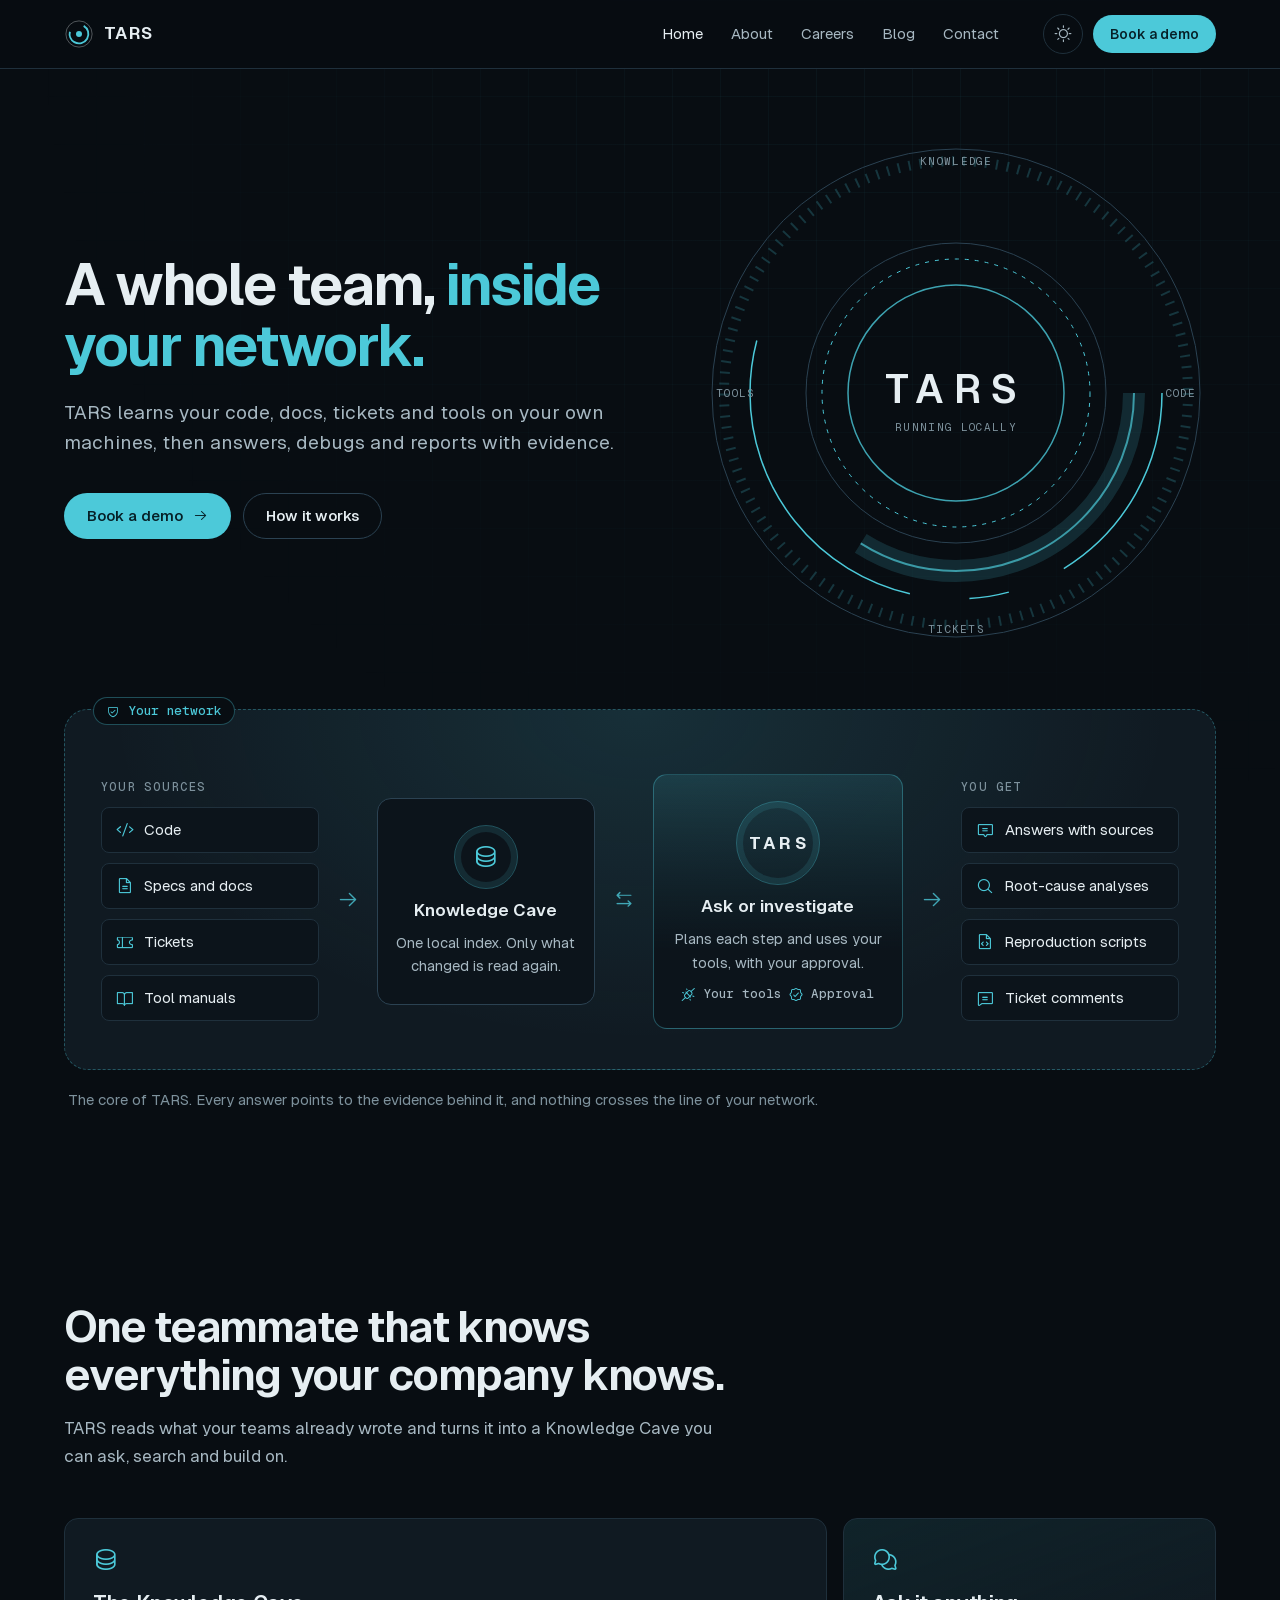
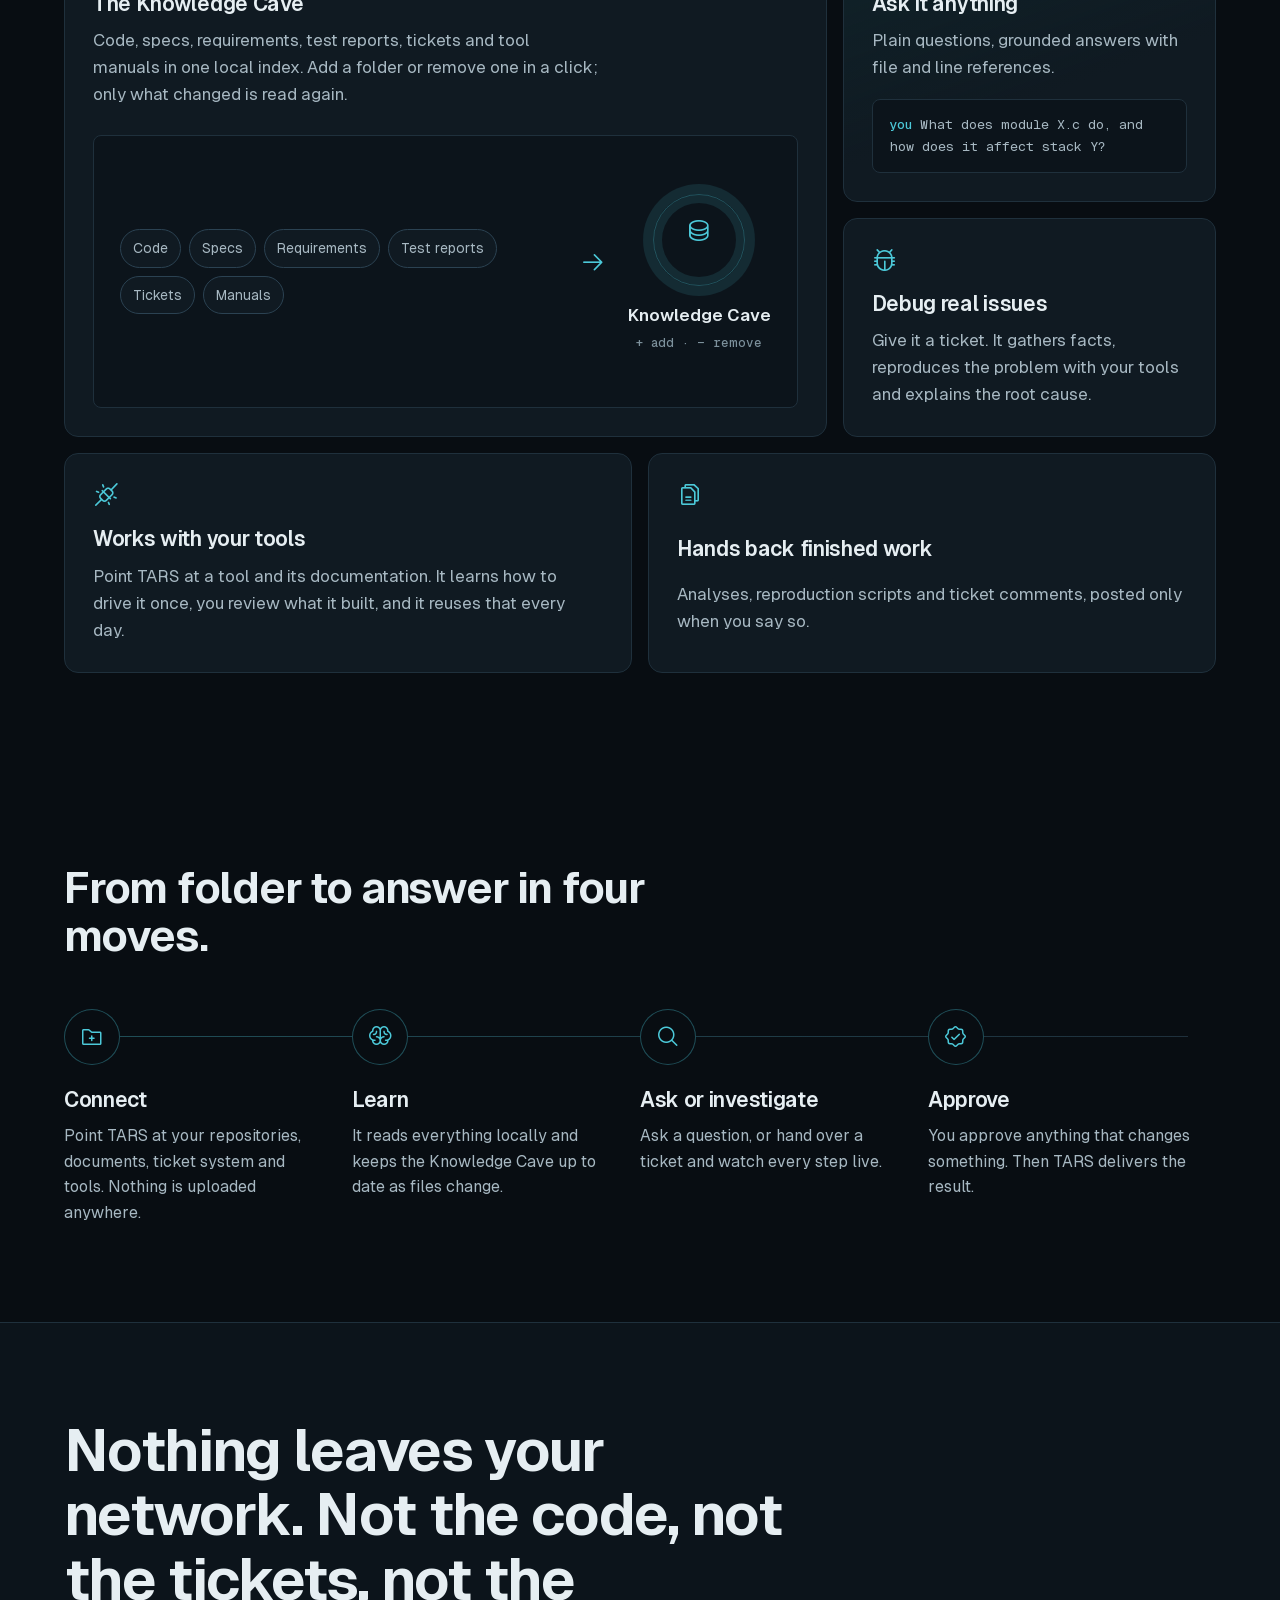
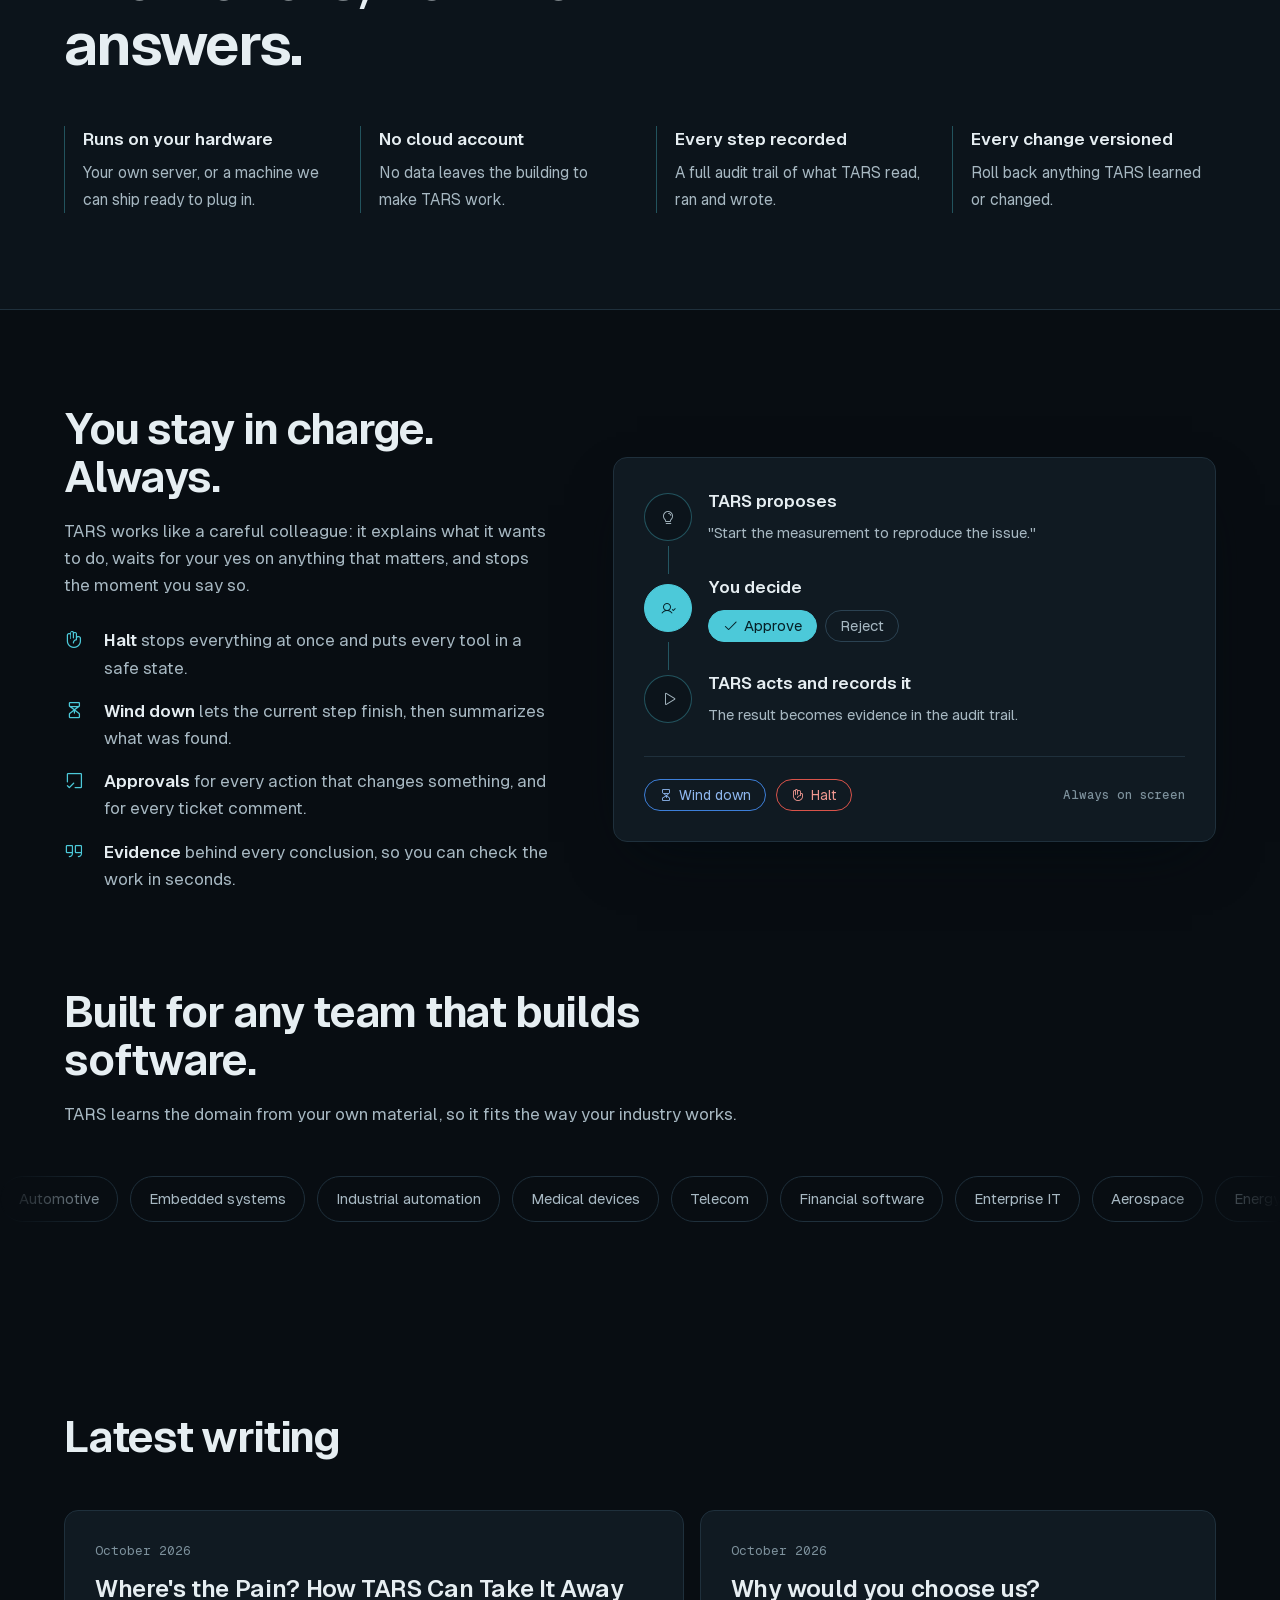
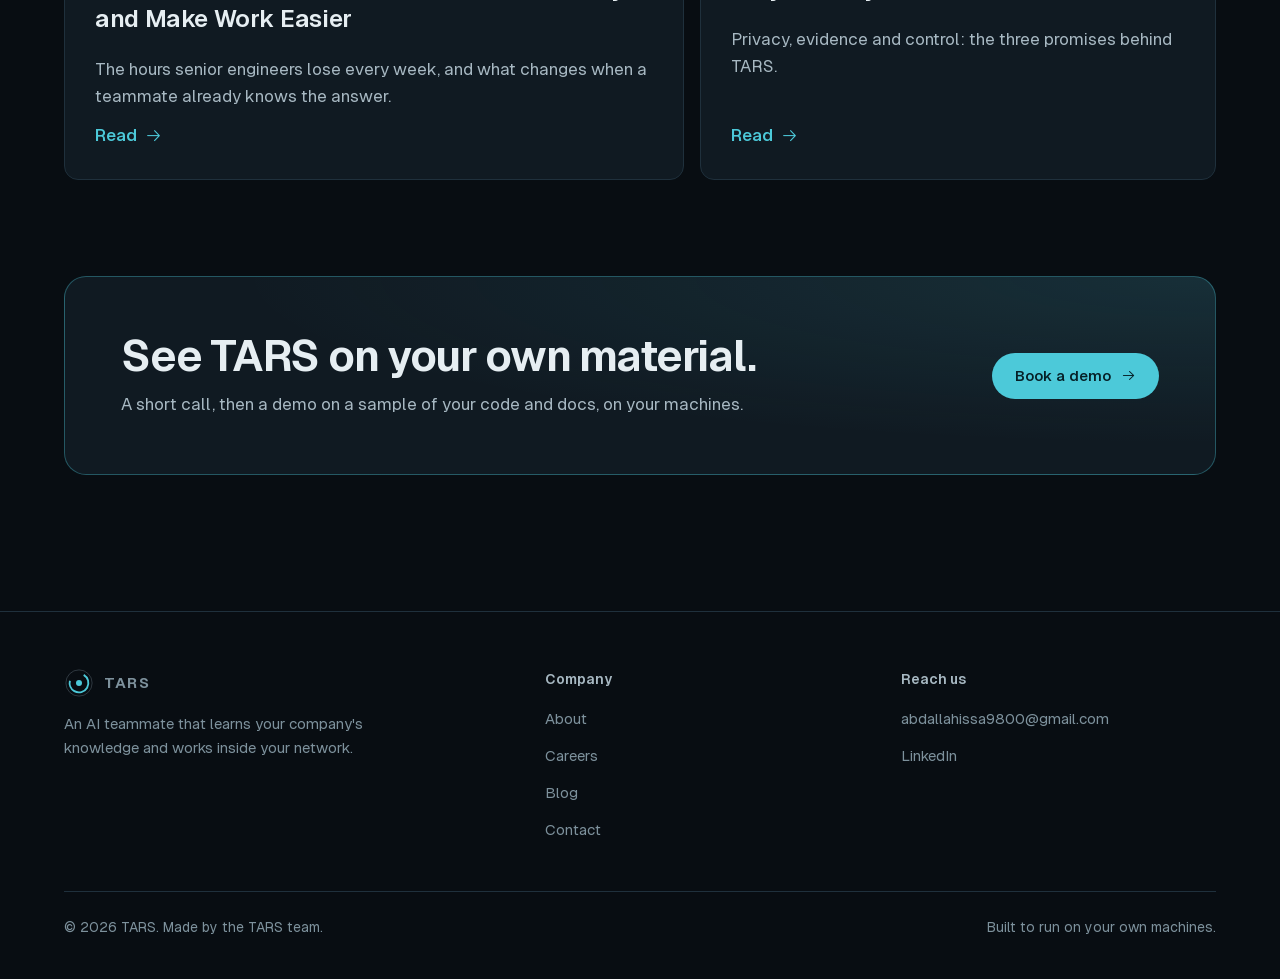
<file: index.html>
<!doctype html>
<html lang="en">
<head>
<meta charset="utf-8">
<meta name="viewport" content="width=device-width, initial-scale=1">
<title>TARS | An AI teammate that works inside your network</title>
<meta name="description" content="TARS learns your company's code, docs, tickets and tools on your own machines, then answers, debugs and reports with evidence. Nothing leaves your network.">
<meta property="og:title" content="TARS | An AI teammate that works inside your network">
<meta property="og:description" content="TARS learns your company's code, docs, tickets and tools on your own machines, then answers, debugs and reports with evidence. Nothing leaves your network.">
<meta property="og:type" content="website">
<meta property="og:url" content="https://abdallahissa.github.io/tars-site/index.html">
<meta property="og:image" content="https://abdallahissa.github.io/tars-site/assets/img/og.png">
<meta name="theme-color" content="#080d12">
<link rel="icon" href="assets/img/mark.svg" type="image/svg+xml">
<link rel="preload" href="assets/fonts/Geist-Variable.woff2" as="font" type="font/woff2" crossorigin>
<link rel="stylesheet" href="assets/icons/phosphor.css">
<link rel="stylesheet" href="assets/css/site.css">
<script>try{var t=localStorage.getItem("tars-theme");if(t)document.documentElement.dataset.theme=t;}catch(e){}</script>
</head>
<body>
<a class="skip" href="#main">Skip to content</a>
<header class="site-header">
  <nav class="wrap nav" aria-label="Main">
    <a class="brand" href="index.html"><svg class="brand-mark" viewBox="0 0 32 32" aria-hidden="true"><circle cx="16" cy="16" r="14" fill="none" stroke="currentColor" stroke-opacity=".35"/>
<circle cx="16" cy="16" r="10" fill="none" stroke="var(--accent)" stroke-width="2" stroke-dasharray="44 19" transform="rotate(-60 16 16)"/>
<circle cx="16" cy="16" r="3.2" fill="var(--accent)"/></svg><span>TARS</span></a>
    <ul class="nav-links"><li><a href="index.html" aria-current="page">Home</a></li><li><a href="about.html">About</a></li><li><a href="careers.html">Careers</a></li><li><a href="blog/index.html">Blog</a></li><li><a href="contact.html">Contact</a></li></ul>
    <div class="nav-tools">
      <button class="icon-btn" type="button" data-theme-toggle aria-label="Switch theme"></button>
      <a class="btn btn-primary btn-sm nav-cta" href="contact.html">Book a demo</a>
      <button class="icon-btn menu-btn" type="button" data-menu aria-expanded="false" aria-label="Menu"><i class="ph ph-list" aria-hidden="true"></i></button>
    </div>
  </nav>
</header>
<main id="main">
<section class="hero">
  <div class="wrap hero-grid">
    <div>
      <h1>A whole team, <em>inside your network.</em></h1>
      <p class="lead">TARS learns your code, docs, tickets and tools on your own machines, then answers, debugs and reports with evidence.</p>
      <div class="cta-row">
        <a class="btn btn-primary" href="contact.html">Book a demo <i class="ph ph-arrow-right" aria-hidden="true"></i></a>
        <a class="btn btn-ghost" href="#how">How it works</a>
      </div>
    </div>
    <div class="hud" role="img" aria-label="TARS core: knowledge, code, tickets and tools feeding one local agent">
      <svg viewBox="0 0 520 520">
        <circle class="ring faint" cx="260" cy="260" r="244" stroke-width="1"/>
        <g class="spin-slow"><circle class="ring" cx="260" cy="260" r="232" stroke-width="10" stroke-opacity=".22" stroke-dasharray="2 9"/></g>
        <g class="spin-rev"><circle class="ring" cx="260" cy="260" r="206" stroke-width="1.5" stroke-dasharray="210 60 40 60 330 594"/></g>
        <g class="spin-mid"><circle class="ring" cx="260" cy="260" r="178" stroke-width="22" stroke-opacity=".16" stroke-dasharray="380 740"/>
          <circle class="ring" cx="260" cy="260" r="178" stroke-width="2" stroke-opacity=".7" stroke-dasharray="380 740"/></g>
        <circle class="ring faint" cx="260" cy="260" r="150" stroke-width="1"/>
        <g class="spin-rev"><circle class="ring" cx="260" cy="260" r="134" stroke-width="1" stroke-dasharray="4 6"/></g>
        <circle class="ring pulse" cx="260" cy="260" r="108" stroke-width="1.5" stroke-opacity=".8"/>
        <text x="260" y="270" text-anchor="middle" font-size="40" font-weight="600" letter-spacing="10">TARS</text>
        <text class="label" x="260" y="298" text-anchor="middle">RUNNING LOCALLY</text>
        <text class="label" x="260" y="32" text-anchor="middle">KNOWLEDGE</text>
        <text class="label" x="500" y="264" text-anchor="end">CODE</text>
        <text class="label" x="260" y="500" text-anchor="middle">TICKETS</text>
        <text class="label" x="20" y="264">TOOLS</text>
      </svg>
    </div>
  </div>
</section>

<section style="padding-top: 24px">
  <div class="wrap">
    <figure class="arch reveal" role="img" aria-label="How TARS works: your sources feed the Knowledge Cave, the TARS agent asks and investigates using your tools with your approval, and hands back answers with evidence. Everything stays inside your network.">
      <span class="arch-net"><i class="ph ph-shield-check" aria-hidden="true"></i>Your network</span>
      <div class="arch-col">
        <span class="arch-title">Your sources</span>
        <span class="arch-item"><i class="ph ph-code" aria-hidden="true"></i>Code</span>
        <span class="arch-item"><i class="ph ph-file-text" aria-hidden="true"></i>Specs and docs</span>
        <span class="arch-item"><i class="ph ph-ticket" aria-hidden="true"></i>Tickets</span>
        <span class="arch-item"><i class="ph ph-book-open" aria-hidden="true"></i>Tool manuals</span>
      </div>
      <span class="arch-arrow" aria-hidden="true"><i class="ph ph-arrow-right"></i></span>
      <div class="arch-node">
        <span class="arch-ring"><i class="ph ph-database" aria-hidden="true"></i></span>
        <strong>Knowledge Cave</strong>
        <span>One local index. Only what changed is read again.</span>
      </div>
      <span class="arch-arrow" aria-hidden="true"><i class="ph ph-arrows-left-right"></i></span>
      <div class="arch-node arch-core">
        <span class="arch-ring"><b>TARS</b></span>
        <strong>Ask or investigate</strong>
        <span>Plans each step and uses your tools, with your approval.</span>
        <span class="arch-tools"><i class="ph ph-plugs-connected" aria-hidden="true"></i>Your tools <i class="ph ph-seal-check" aria-hidden="true"></i>Approval</span>
      </div>
      <span class="arch-arrow" aria-hidden="true"><i class="ph ph-arrow-right"></i></span>
      <div class="arch-col">
        <span class="arch-title">You get</span>
        <span class="arch-item"><i class="ph ph-chat-centered-text" aria-hidden="true"></i>Answers with sources</span>
        <span class="arch-item"><i class="ph ph-magnifying-glass" aria-hidden="true"></i>Root-cause analyses</span>
        <span class="arch-item"><i class="ph ph-file-code" aria-hidden="true"></i>Reproduction scripts</span>
        <span class="arch-item"><i class="ph ph-chat-text" aria-hidden="true"></i>Ticket comments</span>
      </div>
    </figure>
    <p class="shot-caption">The core of TARS. Every answer points to the evidence behind it, and nothing crosses the line of your network.</p>
  </div>
</section>

<section>
  <div class="wrap">
    <div class="section-head reveal">
      <h2>One teammate that knows everything your company knows.</h2>
      <p>TARS reads what your teams already wrote and turns it into a Knowledge Cave you can ask, search and build on.</p>
    </div>
    <div class="bento">
      <article class="tile tile-a reveal">
        <i class="ph ph-database" aria-hidden="true"></i>
        <h3>The Knowledge Cave</h3>
        <p>Code, specs, requirements, test reports, tickets and tool manuals in one local index. Add a folder or remove one in a click; only what changed is read again.</p>
        <div class="cave" aria-hidden="true">
          <div class="cave-in"><span>Code</span><span>Specs</span><span>Requirements</span><span>Test reports</span><span>Tickets</span><span>Manuals</span></div>
          <i class="ph ph-arrow-right cave-arrow"></i>
          <div class="cave-core"><span class="cave-ring"><i class="ph ph-database"></i></span><span class="cave-label">Knowledge Cave</span><span class="cave-sub">+ add &middot; &minus; remove</span></div>
        </div>
      </article>
      <article class="tile tile-b reveal" style="--i:1">
        <i class="ph ph-chats-circle" aria-hidden="true"></i>
        <h3>Ask it anything</h3>
        <p>Plain questions, grounded answers with file and line references.</p>
        <div class="ask-sample"><b>you</b> What does module X.c do, and how does it affect stack Y?</div>
      </article>
      <article class="tile tile-c reveal" style="--i:2">
        <i class="ph ph-bug-beetle" aria-hidden="true"></i>
        <h3>Debug real issues</h3>
        <p>Give it a ticket. It gathers facts, reproduces the problem with your tools and explains the root cause.</p>
      </article>
      <article class="tile tile-d reveal">
        <i class="ph ph-plugs-connected" aria-hidden="true"></i>
        <h3>Works with your tools</h3>
        <p>Point TARS at a tool and its documentation. It learns how to drive it once, you review what it built, and it reuses that every day.</p>
      </article>
      <article class="tile tile-e reveal" style="--i:1">
        <i class="ph ph-files" aria-hidden="true"></i>
        <h3>Hands back finished work</h3>
        <p>Analyses, reproduction scripts and ticket comments, posted only when you say so.</p>
      </article>
    </div>
  </div>
</section>

<section id="how">
  <div class="wrap">
    <div class="section-head reveal">
      <h2>From folder to answer in four moves.</h2>
    </div>
    <ol class="flow flow-list">
      <li class="reveal"><div class="node"><i class="ph ph-folder-simple-plus" aria-hidden="true"></i></div><div><h3>Connect</h3><p>Point TARS at your repositories, documents, ticket system and tools. Nothing is uploaded anywhere.</p></div></li>
      <li class="reveal" style="--i:1"><div class="node"><i class="ph ph-brain" aria-hidden="true"></i></div><div><h3>Learn</h3><p>It reads everything locally and keeps the Knowledge Cave up to date as files change.</p></div></li>
      <li class="reveal" style="--i:2"><div class="node"><i class="ph ph-magnifying-glass" aria-hidden="true"></i></div><div><h3>Ask or investigate</h3><p>Ask a question, or hand over a ticket and watch every step live.</p></div></li>
      <li class="reveal" style="--i:3"><div class="node"><i class="ph ph-seal-check" aria-hidden="true"></i></div><div><h3>Approve</h3><p>You approve anything that changes something. Then TARS delivers the result.</p></div></li>
    </ol>
  </div>
</section>

<section class="statement">
  <div class="wrap">
    <h2 class="reveal">Nothing leaves your network. Not the code, not the tickets, not the answers.</h2>
    <div class="facts">
      <div class="fact reveal"><strong>Runs on your hardware</strong><span>Your own server, or a machine we can ship ready to plug in.</span></div>
      <div class="fact reveal" style="--i:1"><strong>No cloud account</strong><span>No data leaves the building to make TARS work.</span></div>
      <div class="fact reveal" style="--i:2"><strong>Every step recorded</strong><span>A full audit trail of what TARS read, ran and wrote.</span></div>
      <div class="fact reveal" style="--i:3"><strong>Every change versioned</strong><span>Roll back anything TARS learned or changed.</span></div>
    </div>
  </div>
</section>

<section>
  <div class="wrap split">
    <div class="reveal">
      <h2>You stay in charge. Always.</h2>
      <p class="body-copy">TARS works like a careful colleague: it explains what it wants to do, waits for your yes on anything that matters, and stops the moment you say so.</p>
      <ul class="checklist">
        <li><i class="ph ph-hand-palm" aria-hidden="true"></i><span><b>Halt</b> stops everything at once and puts every tool in a safe state.</span></li>
        <li><i class="ph ph-hourglass-medium" aria-hidden="true"></i><span><b>Wind down</b> lets the current step finish, then summarizes what was found.</span></li>
        <li><i class="ph ph-check-square-offset" aria-hidden="true"></i><span><b>Approvals</b> for every action that changes something, and for every ticket comment.</span></li>
        <li><i class="ph ph-quotes" aria-hidden="true"></i><span><b>Evidence</b> behind every conclusion, so you can check the work in seconds.</span></li>
      </ul>
    </div>
    <div class="gate reveal" style="--i:1" role="img" aria-label="TARS proposes an action, waits for your approval, then runs it. Halt and Wind down are always available.">
      <div class="gate-step"><span class="gate-ico"><i class="ph ph-lightbulb" aria-hidden="true"></i></span><div><strong>TARS proposes</strong><span>"Start the measurement to reproduce the issue."</span></div></div>
      <span class="gate-line" aria-hidden="true"></span>
      <div class="gate-step gate-you"><span class="gate-ico"><i class="ph ph-user-check" aria-hidden="true"></i></span><div><strong>You decide</strong><span class="gate-btns"><span class="g-btn g-ok"><i class="ph ph-check" aria-hidden="true"></i>Approve</span><span class="g-btn">Reject</span></span></div></div>
      <span class="gate-line" aria-hidden="true"></span>
      <div class="gate-step"><span class="gate-ico"><i class="ph ph-play" aria-hidden="true"></i></span><div><strong>TARS acts and records it</strong><span>The result becomes evidence in the audit trail.</span></div></div>
      <div class="gate-stop"><span class="g-btn g-wind"><i class="ph ph-hourglass-medium" aria-hidden="true"></i>Wind down</span><span class="g-btn g-halt"><i class="ph ph-hand-palm" aria-hidden="true"></i>Halt</span><span class="gate-note">Always on screen</span></div>
    </div>
  </div>
</section>

<section style="padding-top: 0">
  <div class="wrap">
    <div class="section-head reveal"><h2>Built for any team that builds software.</h2>
      <p>TARS learns the domain from your own material, so it fits the way your industry works.</p></div>
  </div>
  <div class="marquee" aria-label="Industries">
    <div class="marquee-track">
      <span class="chip">Automotive</span><span class="chip">Embedded systems</span><span class="chip">Industrial automation</span><span class="chip">Medical devices</span><span class="chip">Telecom</span><span class="chip">Financial software</span><span class="chip">Enterprise IT</span><span class="chip">Aerospace</span><span class="chip">Energy</span><span class="chip">Consumer electronics</span>
      <span class="chip" aria-hidden="true">Automotive</span><span class="chip" aria-hidden="true">Embedded systems</span><span class="chip" aria-hidden="true">Industrial automation</span><span class="chip" aria-hidden="true">Medical devices</span><span class="chip" aria-hidden="true">Telecom</span><span class="chip" aria-hidden="true">Financial software</span><span class="chip" aria-hidden="true">Enterprise IT</span><span class="chip" aria-hidden="true">Aerospace</span><span class="chip" aria-hidden="true">Energy</span><span class="chip" aria-hidden="true">Consumer electronics</span>
    </div>
  </div>
</section>

<section>
  <div class="wrap">
    <div class="section-head reveal"><h2>Latest writing</h2></div>
    <div class="posts">
      <a class="post-card reveal" href="blog/where-is-the-pain.html">
        <span class="meta">October 2026</span>
        <h3>Where's the Pain? How TARS Can Take It Away and Make Work Easier</h3>
        <p>The hours senior engineers lose every week, and what changes when a teammate already knows the answer.</p>
        <span class="more">Read <i class="ph ph-arrow-right" aria-hidden="true"></i></span>
      </a>
      <a class="post-card reveal" href="blog/why-choose-us.html" style="--i:1">
        <span class="meta">October 2026</span>
        <h3>Why would you choose us?</h3>
        <p>Privacy, evidence and control: the three promises behind TARS.</p>
        <span class="more">Read <i class="ph ph-arrow-right" aria-hidden="true"></i></span>
      </a>
    </div>
  </div>
</section>

<section style="padding-top: 0">
  <div class="wrap">
    <div class="band reveal">
      <div><h2>See TARS on your own material.</h2><p>A short call, then a demo on a sample of your code and docs, on your machines.</p></div>
      <a class="btn btn-primary" href="contact.html">Book a demo <i class="ph ph-arrow-right" aria-hidden="true"></i></a>
    </div>
  </div>
</section>

</main>
<footer class="site-footer">
  <div class="wrap">
    <div class="foot">
      <div>
        <a class="brand" href="index.html"><svg class="brand-mark" viewBox="0 0 32 32" aria-hidden="true"><circle cx="16" cy="16" r="14" fill="none" stroke="currentColor" stroke-opacity=".35"/>
<circle cx="16" cy="16" r="10" fill="none" stroke="var(--accent)" stroke-width="2" stroke-dasharray="44 19" transform="rotate(-60 16 16)"/>
<circle cx="16" cy="16" r="3.2" fill="var(--accent)"/></svg><span>TARS</span></a>
        <p>An AI teammate that learns your company's knowledge and works inside your network.</p>
      </div>
      <div>
        <h4>Company</h4>
        <ul><li><a href="about.html">About</a></li><li><a href="careers.html">Careers</a></li><li><a href="blog/index.html">Blog</a></li><li><a href="contact.html">Contact</a></li></ul>
      </div>
      <div>
        <h4>Reach us</h4>
        <ul><li><a href="mailto:abdallahissa9800@gmail.com">abdallahissa9800@gmail.com</a></li><li><a href="https://www.linkedin.com/in/abdallaissa/" rel="noopener" target="_blank">LinkedIn</a></li></ul>
      </div>
    </div>
    <div class="foot-bottom"><span>&copy; <span data-year>2026</span> TARS. Made by the TARS team.</span><span>Built to run on your own machines.</span></div>
  </div>
</footer>
<script src="assets/js/site.js" defer></script>
</body>
</html>
</file>
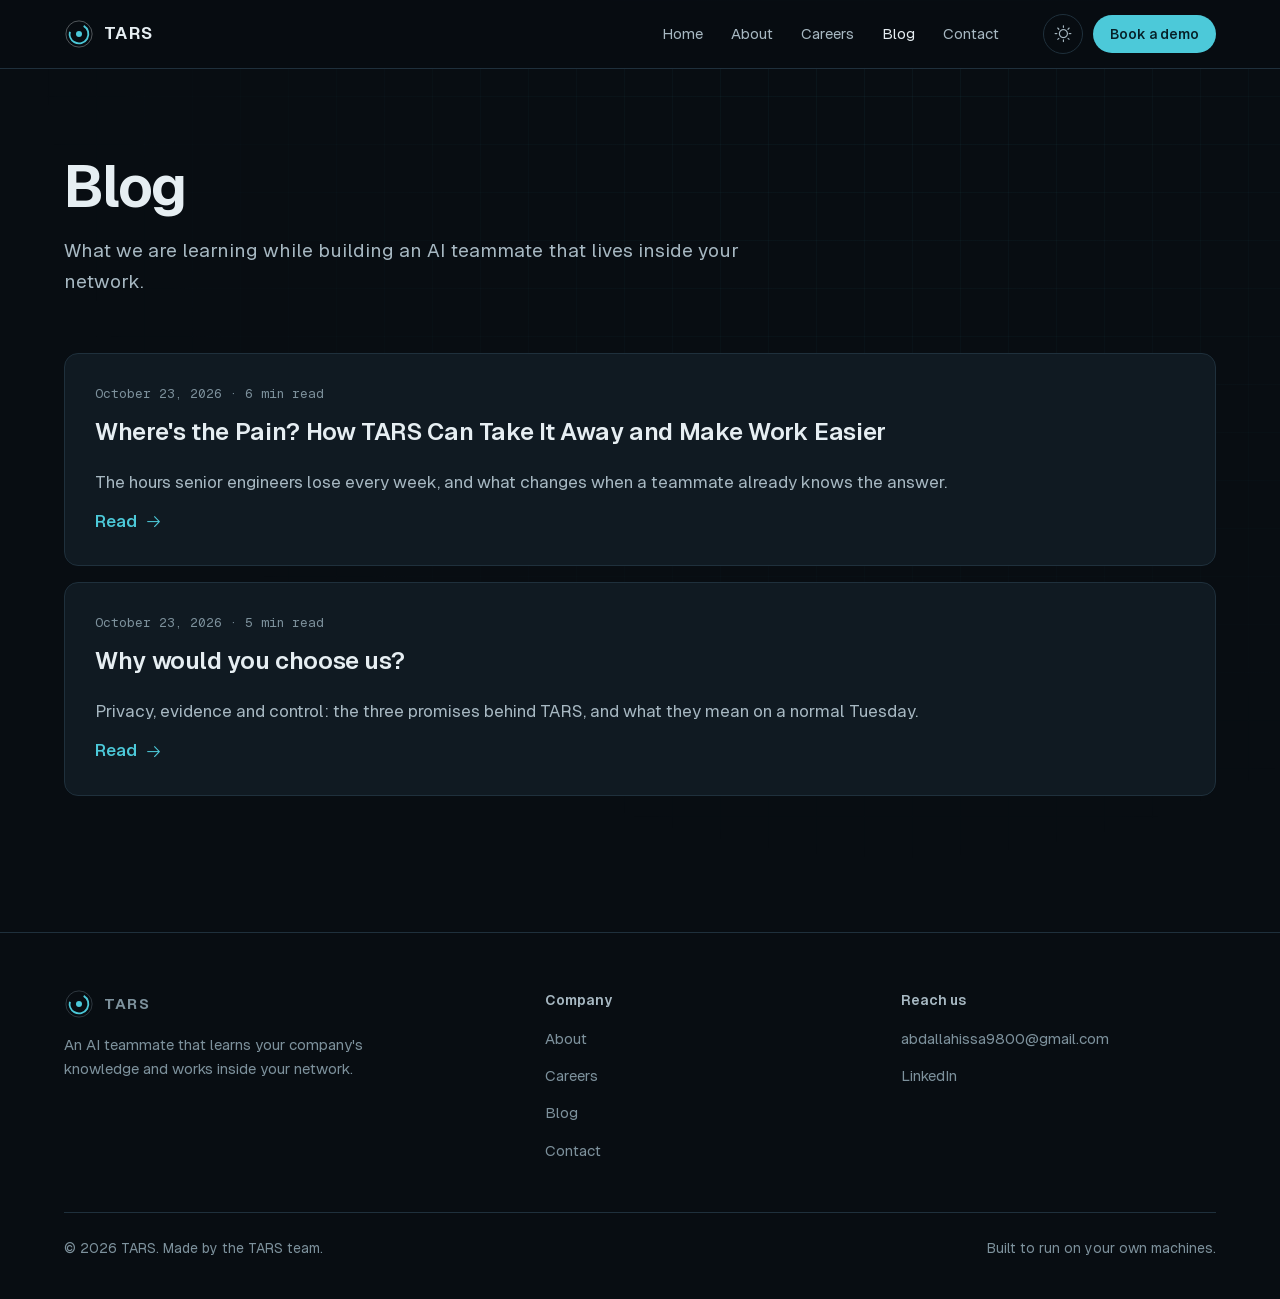
<file: blog/index.html>
<!doctype html>
<html lang="en">
<head>
<meta charset="utf-8">
<meta name="viewport" content="width=device-width, initial-scale=1">
<title>Blog | TARS</title>
<meta name="description" content="Notes from the TARS team on engineering knowledge, privacy and AI teammates.">
<meta property="og:title" content="Blog | TARS">
<meta property="og:description" content="Notes from the TARS team on engineering knowledge, privacy and AI teammates.">
<meta property="og:type" content="website">
<meta property="og:url" content="https://abdallahissa.github.io/tars-site/blog/index.html">
<meta property="og:image" content="https://abdallahissa.github.io/tars-site/assets/img/og.png">
<meta name="theme-color" content="#080d12">
<link rel="icon" href="../assets/img/mark.svg" type="image/svg+xml">
<link rel="preload" href="../assets/fonts/Geist-Variable.woff2" as="font" type="font/woff2" crossorigin>
<link rel="stylesheet" href="../assets/icons/phosphor.css">
<link rel="stylesheet" href="../assets/css/site.css">
<script>try{var t=localStorage.getItem("tars-theme");if(t)document.documentElement.dataset.theme=t;}catch(e){}</script>
</head>
<body>
<a class="skip" href="#main">Skip to content</a>
<header class="site-header">
  <nav class="wrap nav" aria-label="Main">
    <a class="brand" href="../index.html"><svg class="brand-mark" viewBox="0 0 32 32" aria-hidden="true"><circle cx="16" cy="16" r="14" fill="none" stroke="currentColor" stroke-opacity=".35"/>
<circle cx="16" cy="16" r="10" fill="none" stroke="var(--accent)" stroke-width="2" stroke-dasharray="44 19" transform="rotate(-60 16 16)"/>
<circle cx="16" cy="16" r="3.2" fill="var(--accent)"/></svg><span>TARS</span></a>
    <ul class="nav-links"><li><a href="../index.html">Home</a></li><li><a href="../about.html">About</a></li><li><a href="../careers.html">Careers</a></li><li><a href="../blog/index.html" aria-current="page">Blog</a></li><li><a href="../contact.html">Contact</a></li></ul>
    <div class="nav-tools">
      <button class="icon-btn" type="button" data-theme-toggle aria-label="Switch theme"></button>
      <a class="btn btn-primary btn-sm nav-cta" href="../contact.html">Book a demo</a>
      <button class="icon-btn menu-btn" type="button" data-menu aria-expanded="false" aria-label="Menu"><i class="ph ph-list" aria-hidden="true"></i></button>
    </div>
  </nav>
</header>
<main id="main">
<section class="page-hero">
  <div class="wrap">
    <h1>Blog</h1>
    <p>What we are learning while building an AI teammate that lives inside your network.</p>
  </div>
</section>

<section style="padding-top: 24px">
  <div class="wrap post-list">
    <a class="post-card reveal" href="where-is-the-pain.html">
      <span class="meta">October 23, 2026 · 6 min read</span>
      <h3>Where's the Pain? How TARS Can Take It Away and Make Work Easier</h3>
      <p>The hours senior engineers lose every week, and what changes when a teammate already knows the answer.</p>
      <span class="more">Read <i class="ph ph-arrow-right" aria-hidden="true"></i></span>
    </a>
    <a class="post-card reveal" href="why-choose-us.html" style="--i:1">
      <span class="meta">October 23, 2026 · 5 min read</span>
      <h3>Why would you choose us?</h3>
      <p>Privacy, evidence and control: the three promises behind TARS, and what they mean on a normal Tuesday.</p>
      <span class="more">Read <i class="ph ph-arrow-right" aria-hidden="true"></i></span>
    </a>
  </div>
</section>

</main>
<footer class="site-footer">
  <div class="wrap">
    <div class="foot">
      <div>
        <a class="brand" href="../index.html"><svg class="brand-mark" viewBox="0 0 32 32" aria-hidden="true"><circle cx="16" cy="16" r="14" fill="none" stroke="currentColor" stroke-opacity=".35"/>
<circle cx="16" cy="16" r="10" fill="none" stroke="var(--accent)" stroke-width="2" stroke-dasharray="44 19" transform="rotate(-60 16 16)"/>
<circle cx="16" cy="16" r="3.2" fill="var(--accent)"/></svg><span>TARS</span></a>
        <p>An AI teammate that learns your company's knowledge and works inside your network.</p>
      </div>
      <div>
        <h4>Company</h4>
        <ul><li><a href="../about.html">About</a></li><li><a href="../careers.html">Careers</a></li><li><a href="../blog/index.html">Blog</a></li><li><a href="../contact.html">Contact</a></li></ul>
      </div>
      <div>
        <h4>Reach us</h4>
        <ul><li><a href="mailto:abdallahissa9800@gmail.com">abdallahissa9800@gmail.com</a></li><li><a href="https://www.linkedin.com/in/abdallaissa/" rel="noopener" target="_blank">LinkedIn</a></li></ul>
      </div>
    </div>
    <div class="foot-bottom"><span>&copy; <span data-year>2026</span> TARS. Made by the TARS team.</span><span>Built to run on your own machines.</span></div>
  </div>
</footer>
<script src="../assets/js/site.js" defer></script>
</body>
</html>
</file>
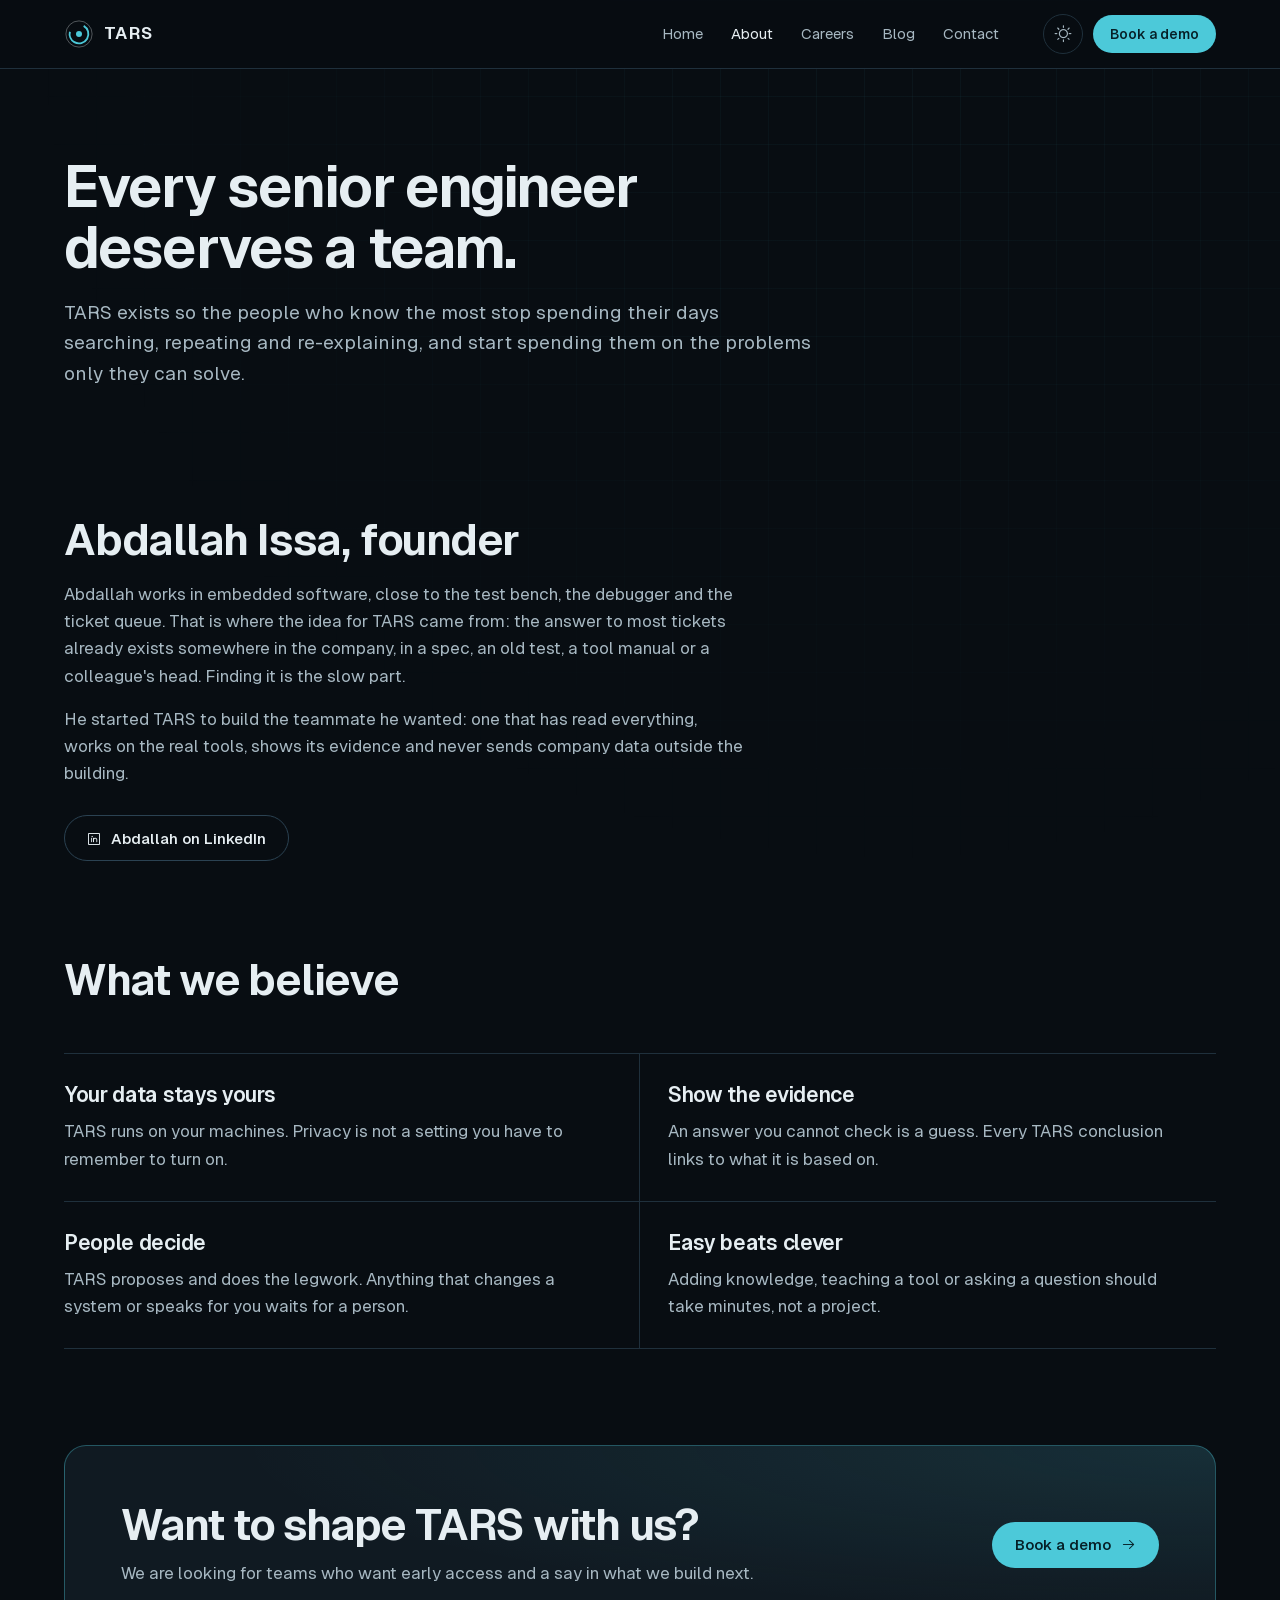
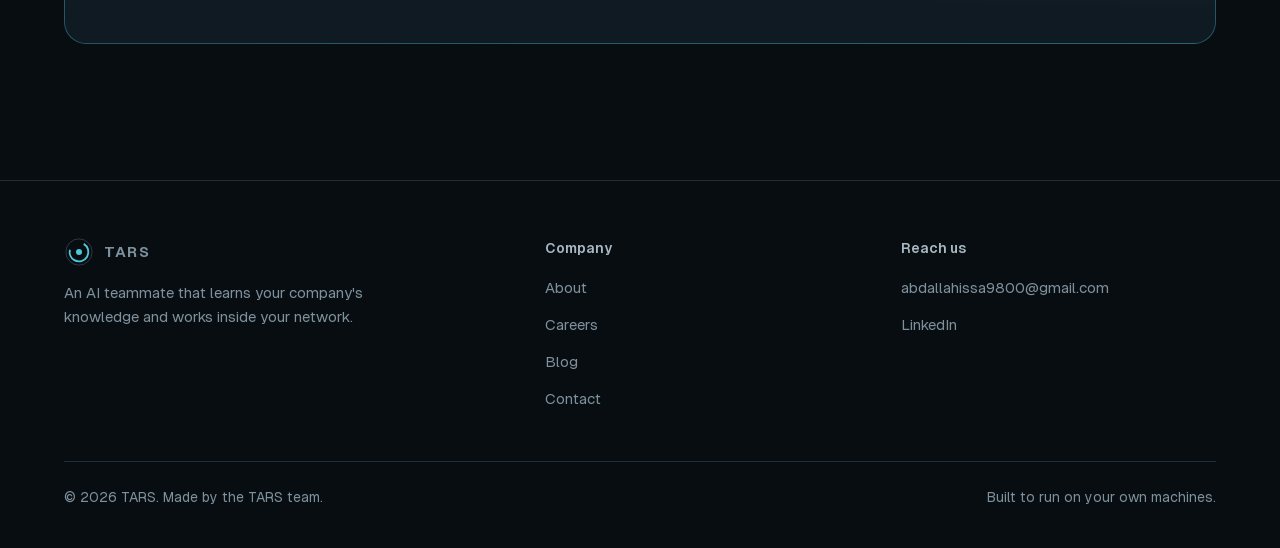
<file: about.html>
<!doctype html>
<html lang="en">
<head>
<meta charset="utf-8">
<meta name="viewport" content="width=device-width, initial-scale=1">
<title>About | TARS</title>
<meta name="description" content="Why TARS exists, who builds it, and the principles it is built on.">
<meta property="og:title" content="About | TARS">
<meta property="og:description" content="Why TARS exists, who builds it, and the principles it is built on.">
<meta property="og:type" content="website">
<meta property="og:url" content="https://abdallahissa.github.io/tars-site/about.html">
<meta property="og:image" content="https://abdallahissa.github.io/tars-site/assets/img/og.png">
<meta name="theme-color" content="#080d12">
<link rel="icon" href="assets/img/mark.svg" type="image/svg+xml">
<link rel="preload" href="assets/fonts/Geist-Variable.woff2" as="font" type="font/woff2" crossorigin>
<link rel="stylesheet" href="assets/icons/phosphor.css">
<link rel="stylesheet" href="assets/css/site.css">
<script>try{var t=localStorage.getItem("tars-theme");if(t)document.documentElement.dataset.theme=t;}catch(e){}</script>
</head>
<body>
<a class="skip" href="#main">Skip to content</a>
<header class="site-header">
  <nav class="wrap nav" aria-label="Main">
    <a class="brand" href="index.html"><svg class="brand-mark" viewBox="0 0 32 32" aria-hidden="true"><circle cx="16" cy="16" r="14" fill="none" stroke="currentColor" stroke-opacity=".35"/>
<circle cx="16" cy="16" r="10" fill="none" stroke="var(--accent)" stroke-width="2" stroke-dasharray="44 19" transform="rotate(-60 16 16)"/>
<circle cx="16" cy="16" r="3.2" fill="var(--accent)"/></svg><span>TARS</span></a>
    <ul class="nav-links"><li><a href="index.html">Home</a></li><li><a href="about.html" aria-current="page">About</a></li><li><a href="careers.html">Careers</a></li><li><a href="blog/index.html">Blog</a></li><li><a href="contact.html">Contact</a></li></ul>
    <div class="nav-tools">
      <button class="icon-btn" type="button" data-theme-toggle aria-label="Switch theme"></button>
      <a class="btn btn-primary btn-sm nav-cta" href="contact.html">Book a demo</a>
      <button class="icon-btn menu-btn" type="button" data-menu aria-expanded="false" aria-label="Menu"><i class="ph ph-list" aria-hidden="true"></i></button>
    </div>
  </nav>
</header>
<main id="main">
<section class="page-hero">
  <div class="wrap">
    <h1>Every senior engineer deserves a team.</h1>
    <p>TARS exists so the people who know the most stop spending their days searching, repeating and re-explaining, and start spending them on the problems only they can solve.</p>
  </div>
</section>

<section>
  <div class="wrap">
    <!-- TODO: add a headshot here when available (square, at least 600x600) -->
    <div class="reveal" style="max-width: 760px">
      <h2>Abdallah Issa, founder</h2>
      <p class="body-copy">Abdallah works in embedded software, close to the test bench, the debugger and the ticket queue. That is where the idea for TARS came from: the answer to most tickets already exists somewhere in the company, in a spec, an old test, a tool manual or a colleague's head. Finding it is the slow part.</p>
      <p class="body-copy" style="margin-top: 16px">He started TARS to build the teammate he wanted: one that has read everything, works on the real tools, shows its evidence and never sends company data outside the building.</p>
      <div class="cta-row" style="margin-top: 28px">
        <a class="btn btn-ghost" href="https://www.linkedin.com/in/abdallaissa/" target="_blank" rel="noopener"><i class="ph ph-linkedin-logo" aria-hidden="true"></i>Abdallah on LinkedIn</a>
      </div>
    </div>
  </div>
</section>

<section style="padding-top: 0">
  <div class="wrap">
    <div class="section-head reveal"><h2>What we believe</h2></div>
    <div class="principles reveal">
      <div><h3>Your data stays yours</h3><p>TARS runs on your machines. Privacy is not a setting you have to remember to turn on.</p></div>
      <div><h3>Show the evidence</h3><p>An answer you cannot check is a guess. Every TARS conclusion links to what it is based on.</p></div>
      <div><h3>People decide</h3><p>TARS proposes and does the legwork. Anything that changes a system or speaks for you waits for a person.</p></div>
      <div><h3>Easy beats clever</h3><p>Adding knowledge, teaching a tool or asking a question should take minutes, not a project.</p></div>
    </div>
  </div>
</section>

<section style="padding-top: 0">
  <div class="wrap">
    <div class="band reveal">
      <div><h2>Want to shape TARS with us?</h2><p>We are looking for teams who want early access and a say in what we build next.</p></div>
      <a class="btn btn-primary" href="contact.html">Book a demo <i class="ph ph-arrow-right" aria-hidden="true"></i></a>
    </div>
  </div>
</section>

</main>
<footer class="site-footer">
  <div class="wrap">
    <div class="foot">
      <div>
        <a class="brand" href="index.html"><svg class="brand-mark" viewBox="0 0 32 32" aria-hidden="true"><circle cx="16" cy="16" r="14" fill="none" stroke="currentColor" stroke-opacity=".35"/>
<circle cx="16" cy="16" r="10" fill="none" stroke="var(--accent)" stroke-width="2" stroke-dasharray="44 19" transform="rotate(-60 16 16)"/>
<circle cx="16" cy="16" r="3.2" fill="var(--accent)"/></svg><span>TARS</span></a>
        <p>An AI teammate that learns your company's knowledge and works inside your network.</p>
      </div>
      <div>
        <h4>Company</h4>
        <ul><li><a href="about.html">About</a></li><li><a href="careers.html">Careers</a></li><li><a href="blog/index.html">Blog</a></li><li><a href="contact.html">Contact</a></li></ul>
      </div>
      <div>
        <h4>Reach us</h4>
        <ul><li><a href="mailto:abdallahissa9800@gmail.com">abdallahissa9800@gmail.com</a></li><li><a href="https://www.linkedin.com/in/abdallaissa/" rel="noopener" target="_blank">LinkedIn</a></li></ul>
      </div>
    </div>
    <div class="foot-bottom"><span>&copy; <span data-year>2026</span> TARS. Made by the TARS team.</span><span>Built to run on your own machines.</span></div>
  </div>
</footer>
<script src="assets/js/site.js" defer></script>
</body>
</html>
</file>
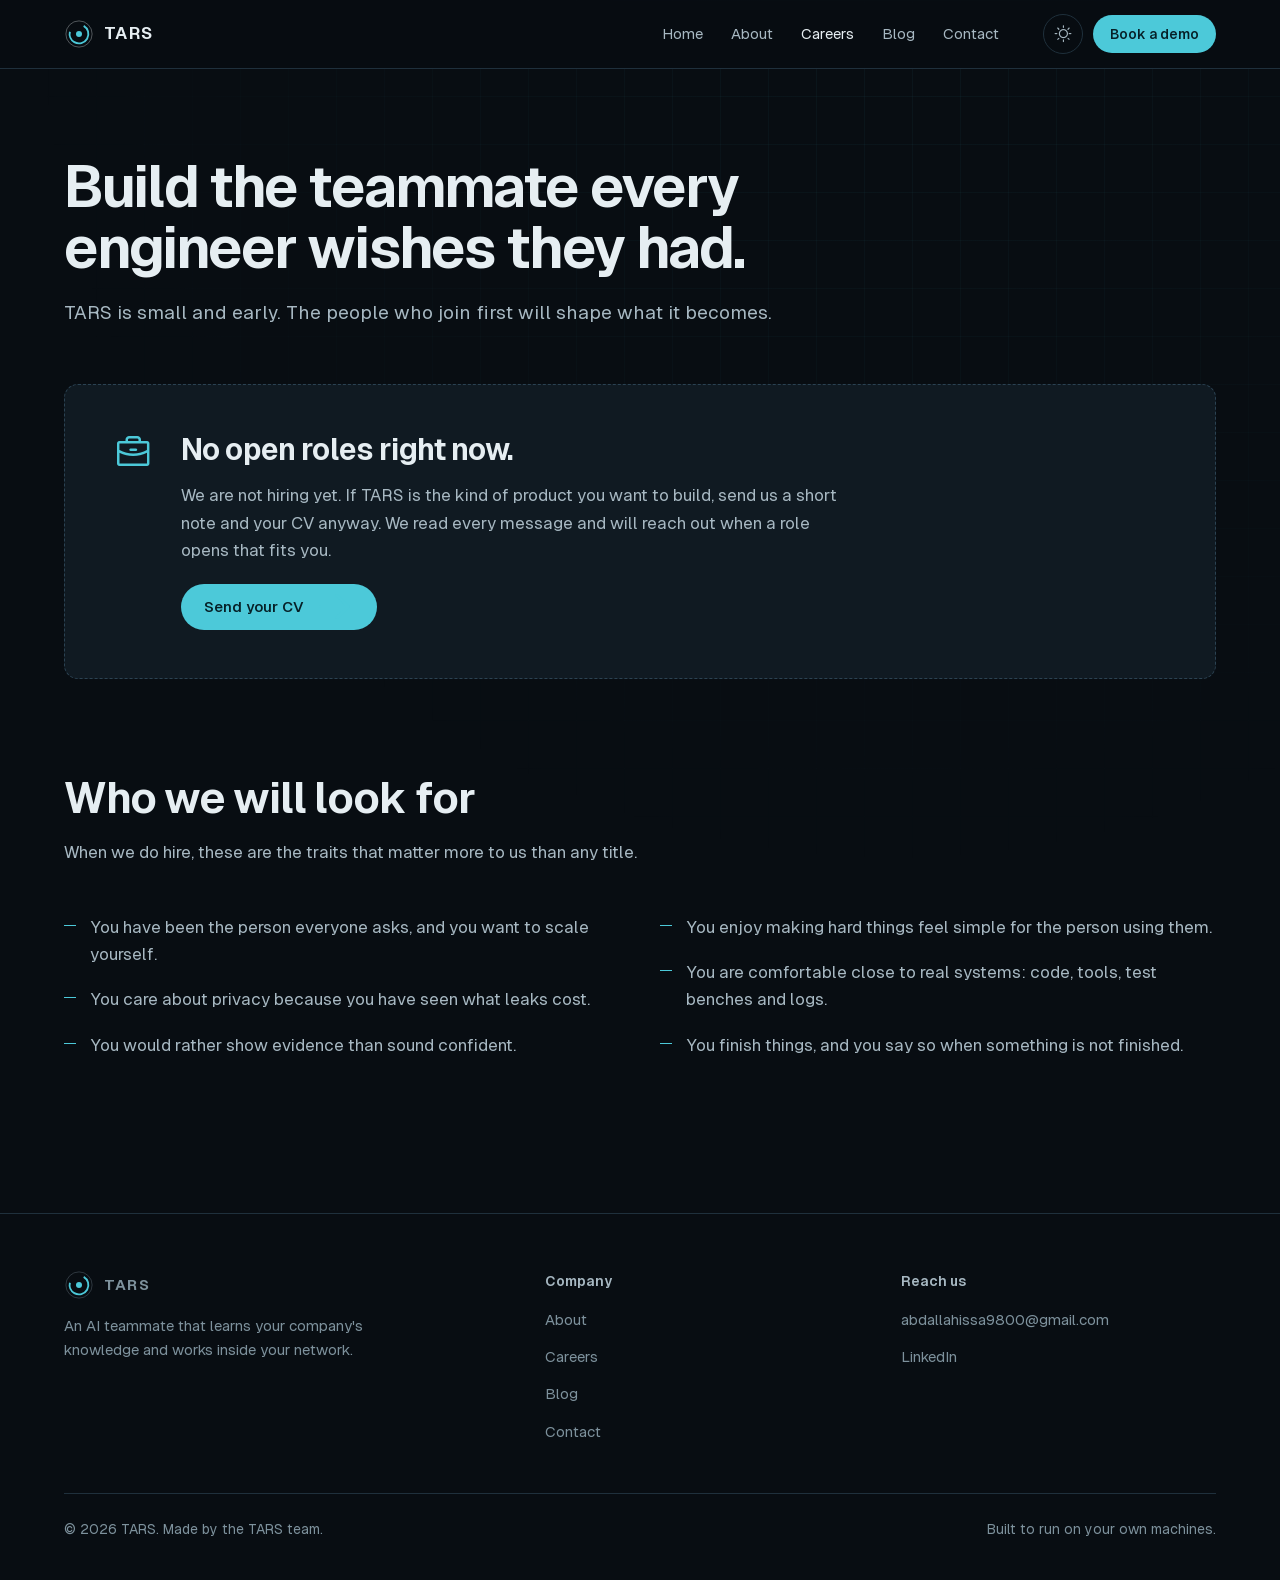
<file: careers.html>
<!doctype html>
<html lang="en">
<head>
<meta charset="utf-8">
<meta name="viewport" content="width=device-width, initial-scale=1">
<title>Careers | TARS</title>
<meta name="description" content="Work on TARS, the AI teammate that runs inside a company's own network.">
<meta property="og:title" content="Careers | TARS">
<meta property="og:description" content="Work on TARS, the AI teammate that runs inside a company's own network.">
<meta property="og:type" content="website">
<meta property="og:url" content="https://abdallahissa.github.io/tars-site/careers.html">
<meta property="og:image" content="https://abdallahissa.github.io/tars-site/assets/img/og.png">
<meta name="theme-color" content="#080d12">
<link rel="icon" href="assets/img/mark.svg" type="image/svg+xml">
<link rel="preload" href="assets/fonts/Geist-Variable.woff2" as="font" type="font/woff2" crossorigin>
<link rel="stylesheet" href="assets/icons/phosphor.css">
<link rel="stylesheet" href="assets/css/site.css">
<script>try{var t=localStorage.getItem("tars-theme");if(t)document.documentElement.dataset.theme=t;}catch(e){}</script>
</head>
<body>
<a class="skip" href="#main">Skip to content</a>
<header class="site-header">
  <nav class="wrap nav" aria-label="Main">
    <a class="brand" href="index.html"><svg class="brand-mark" viewBox="0 0 32 32" aria-hidden="true"><circle cx="16" cy="16" r="14" fill="none" stroke="currentColor" stroke-opacity=".35"/>
<circle cx="16" cy="16" r="10" fill="none" stroke="var(--accent)" stroke-width="2" stroke-dasharray="44 19" transform="rotate(-60 16 16)"/>
<circle cx="16" cy="16" r="3.2" fill="var(--accent)"/></svg><span>TARS</span></a>
    <ul class="nav-links"><li><a href="index.html">Home</a></li><li><a href="about.html">About</a></li><li><a href="careers.html" aria-current="page">Careers</a></li><li><a href="blog/index.html">Blog</a></li><li><a href="contact.html">Contact</a></li></ul>
    <div class="nav-tools">
      <button class="icon-btn" type="button" data-theme-toggle aria-label="Switch theme"></button>
      <a class="btn btn-primary btn-sm nav-cta" href="contact.html">Book a demo</a>
      <button class="icon-btn menu-btn" type="button" data-menu aria-expanded="false" aria-label="Menu"><i class="ph ph-list" aria-hidden="true"></i></button>
    </div>
  </nav>
</header>
<main id="main">
<section class="page-hero">
  <div class="wrap">
    <h1>Build the teammate every engineer wishes they had.</h1>
    <p>TARS is small and early. The people who join first will shape what it becomes.</p>
  </div>
</section>

<section style="padding-top: 24px">
  <div class="wrap">
    <div class="empty-state reveal">
      <i class="ph ph-briefcase" aria-hidden="true"></i>
      <div>
        <h2 style="font-size: 30px">No open roles right now.</h2>
        <p>We are not hiring yet. If TARS is the kind of product you want to build, send us a short note and your CV anyway. We read every message and will reach out when a role opens that fits you.</p>
        <a class="btn btn-primary" href="mailto:abdallahissa9800@gmail.com?subject=TARS%20careers">Send your CV <i class="ph ph-arrow-right" aria-hidden="true"></i></a>
      </div>
    </div>
  </div>
</section>

<section style="padding-top: 0">
  <div class="wrap">
    <div class="section-head reveal"><h2>Who we will look for</h2>
      <p>When we do hire, these are the traits that matter more to us than any title.</p></div>
    <ul class="trait-list reveal">
      <li>You have been the person everyone asks, and you want to scale yourself.</li>
      <li>You care about privacy because you have seen what leaks cost.</li>
      <li>You would rather show evidence than sound confident.</li>
      <li>You enjoy making hard things feel simple for the person using them.</li>
      <li>You are comfortable close to real systems: code, tools, test benches and logs.</li>
      <li>You finish things, and you say so when something is not finished.</li>
    </ul>
  </div>
</section>

</main>
<footer class="site-footer">
  <div class="wrap">
    <div class="foot">
      <div>
        <a class="brand" href="index.html"><svg class="brand-mark" viewBox="0 0 32 32" aria-hidden="true"><circle cx="16" cy="16" r="14" fill="none" stroke="currentColor" stroke-opacity=".35"/>
<circle cx="16" cy="16" r="10" fill="none" stroke="var(--accent)" stroke-width="2" stroke-dasharray="44 19" transform="rotate(-60 16 16)"/>
<circle cx="16" cy="16" r="3.2" fill="var(--accent)"/></svg><span>TARS</span></a>
        <p>An AI teammate that learns your company's knowledge and works inside your network.</p>
      </div>
      <div>
        <h4>Company</h4>
        <ul><li><a href="about.html">About</a></li><li><a href="careers.html">Careers</a></li><li><a href="blog/index.html">Blog</a></li><li><a href="contact.html">Contact</a></li></ul>
      </div>
      <div>
        <h4>Reach us</h4>
        <ul><li><a href="mailto:abdallahissa9800@gmail.com">abdallahissa9800@gmail.com</a></li><li><a href="https://www.linkedin.com/in/abdallaissa/" rel="noopener" target="_blank">LinkedIn</a></li></ul>
      </div>
    </div>
    <div class="foot-bottom"><span>&copy; <span data-year>2026</span> TARS. Made by the TARS team.</span><span>Built to run on your own machines.</span></div>
  </div>
</footer>
<script src="assets/js/site.js" defer></script>
</body>
</html>
</file>
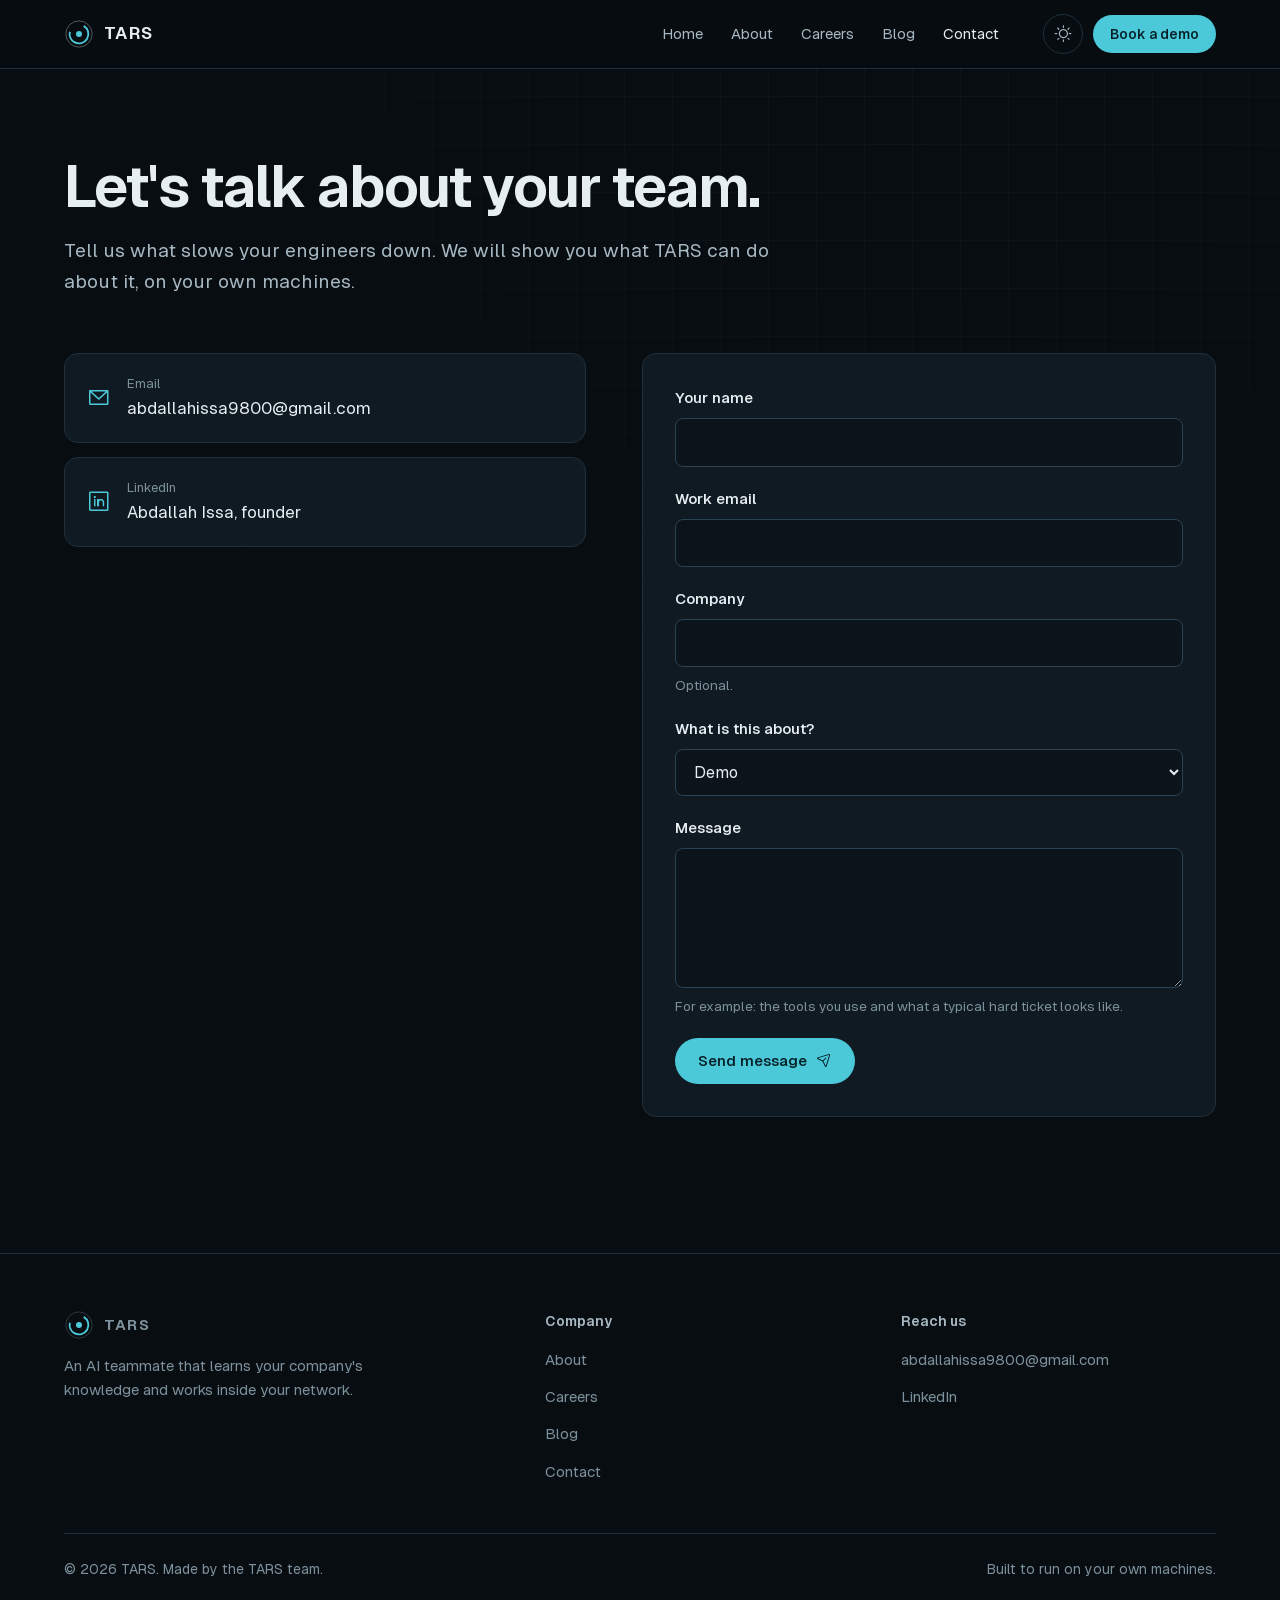
<file: contact.html>
<!doctype html>
<html lang="en">
<head>
<meta charset="utf-8">
<meta name="viewport" content="width=device-width, initial-scale=1">
<title>Contact | TARS</title>
<meta name="description" content="Book a TARS demo or get in touch with the TARS team.">
<meta property="og:title" content="Contact | TARS">
<meta property="og:description" content="Book a TARS demo or get in touch with the TARS team.">
<meta property="og:type" content="website">
<meta property="og:url" content="https://abdallahissa.github.io/tars-site/contact.html">
<meta property="og:image" content="https://abdallahissa.github.io/tars-site/assets/img/og.png">
<meta name="theme-color" content="#080d12">
<link rel="icon" href="assets/img/mark.svg" type="image/svg+xml">
<link rel="preload" href="assets/fonts/Geist-Variable.woff2" as="font" type="font/woff2" crossorigin>
<link rel="stylesheet" href="assets/icons/phosphor.css">
<link rel="stylesheet" href="assets/css/site.css">
<script>try{var t=localStorage.getItem("tars-theme");if(t)document.documentElement.dataset.theme=t;}catch(e){}</script>
</head>
<body>
<a class="skip" href="#main">Skip to content</a>
<header class="site-header">
  <nav class="wrap nav" aria-label="Main">
    <a class="brand" href="index.html"><svg class="brand-mark" viewBox="0 0 32 32" aria-hidden="true"><circle cx="16" cy="16" r="14" fill="none" stroke="currentColor" stroke-opacity=".35"/>
<circle cx="16" cy="16" r="10" fill="none" stroke="var(--accent)" stroke-width="2" stroke-dasharray="44 19" transform="rotate(-60 16 16)"/>
<circle cx="16" cy="16" r="3.2" fill="var(--accent)"/></svg><span>TARS</span></a>
    <ul class="nav-links"><li><a href="index.html">Home</a></li><li><a href="about.html">About</a></li><li><a href="careers.html">Careers</a></li><li><a href="blog/index.html">Blog</a></li><li><a href="contact.html" aria-current="page">Contact</a></li></ul>
    <div class="nav-tools">
      <button class="icon-btn" type="button" data-theme-toggle aria-label="Switch theme"></button>
      <a class="btn btn-primary btn-sm nav-cta" href="contact.html">Book a demo</a>
      <button class="icon-btn menu-btn" type="button" data-menu aria-expanded="false" aria-label="Menu"><i class="ph ph-list" aria-hidden="true"></i></button>
    </div>
  </nav>
</header>
<main id="main">
<section class="page-hero">
  <div class="wrap">
    <h1>Let's talk about your team.</h1>
    <p>Tell us what slows your engineers down. We will show you what TARS can do about it, on your own machines.</p>
  </div>
</section>

<section style="padding-top: 24px">
  <div class="wrap contact-grid">
    <div class="contact-ways reveal">
      <a class="way" href="mailto:abdallahissa9800@gmail.com"><i class="ph ph-envelope-simple" aria-hidden="true"></i><span><small>Email</small>abdallahissa9800@gmail.com</span></a>
      <a class="way" href="https://www.linkedin.com/in/abdallaissa/" target="_blank" rel="noopener"><i class="ph ph-linkedin-logo" aria-hidden="true"></i><span><small>LinkedIn</small>Abdallah Issa, founder</span></a>
    </div>

    <form class="card reveal" data-mailto="abdallahissa9800@gmail.com" novalidate style="--i:1">
      <div class="field">
        <label for="name">Your name</label>
        <input id="name" name="name" autocomplete="name" required>
        <span class="err">Please tell us your name.</span>
      </div>
      <div class="field">
        <label for="email">Work email</label>
        <input id="email" name="email" type="email" autocomplete="email" required>
        <span class="err">Please enter a valid email address.</span>
      </div>
      <div class="field">
        <label for="company">Company</label>
        <input id="company" name="company" autocomplete="organization">
        <span class="help">Optional.</span>
      </div>
      <div class="field">
        <label for="topic">What is this about?</label>
        <select id="topic" name="topic">
          <option>Demo</option><option>Partnership</option><option>Investment</option><option>Something else</option>
        </select>
      </div>
      <div class="field">
        <label for="message">Message</label>
        <textarea id="message" name="message" required></textarea>
        <span class="help">For example: the tools you use and what a typical hard ticket looks like.</span>
        <span class="err">Please write a short message.</span>
      </div>
      <button class="btn btn-primary" type="submit" style="justify-self: start">Send message <i class="ph ph-paper-plane-tilt" aria-hidden="true"></i></button>
      <p class="muted" data-sent hidden style="margin: 0; font-size: 15px">Your email app should open with the message ready. If it does not, write to abdallahissa9800@gmail.com.</p>
    </form>
  </div>
</section>

</main>
<footer class="site-footer">
  <div class="wrap">
    <div class="foot">
      <div>
        <a class="brand" href="index.html"><svg class="brand-mark" viewBox="0 0 32 32" aria-hidden="true"><circle cx="16" cy="16" r="14" fill="none" stroke="currentColor" stroke-opacity=".35"/>
<circle cx="16" cy="16" r="10" fill="none" stroke="var(--accent)" stroke-width="2" stroke-dasharray="44 19" transform="rotate(-60 16 16)"/>
<circle cx="16" cy="16" r="3.2" fill="var(--accent)"/></svg><span>TARS</span></a>
        <p>An AI teammate that learns your company's knowledge and works inside your network.</p>
      </div>
      <div>
        <h4>Company</h4>
        <ul><li><a href="about.html">About</a></li><li><a href="careers.html">Careers</a></li><li><a href="blog/index.html">Blog</a></li><li><a href="contact.html">Contact</a></li></ul>
      </div>
      <div>
        <h4>Reach us</h4>
        <ul><li><a href="mailto:abdallahissa9800@gmail.com">abdallahissa9800@gmail.com</a></li><li><a href="https://www.linkedin.com/in/abdallaissa/" rel="noopener" target="_blank">LinkedIn</a></li></ul>
      </div>
    </div>
    <div class="foot-bottom"><span>&copy; <span data-year>2026</span> TARS. Made by the TARS team.</span><span>Built to run on your own machines.</span></div>
  </div>
</footer>
<script src="assets/js/site.js" defer></script>
</body>
</html>
</file>
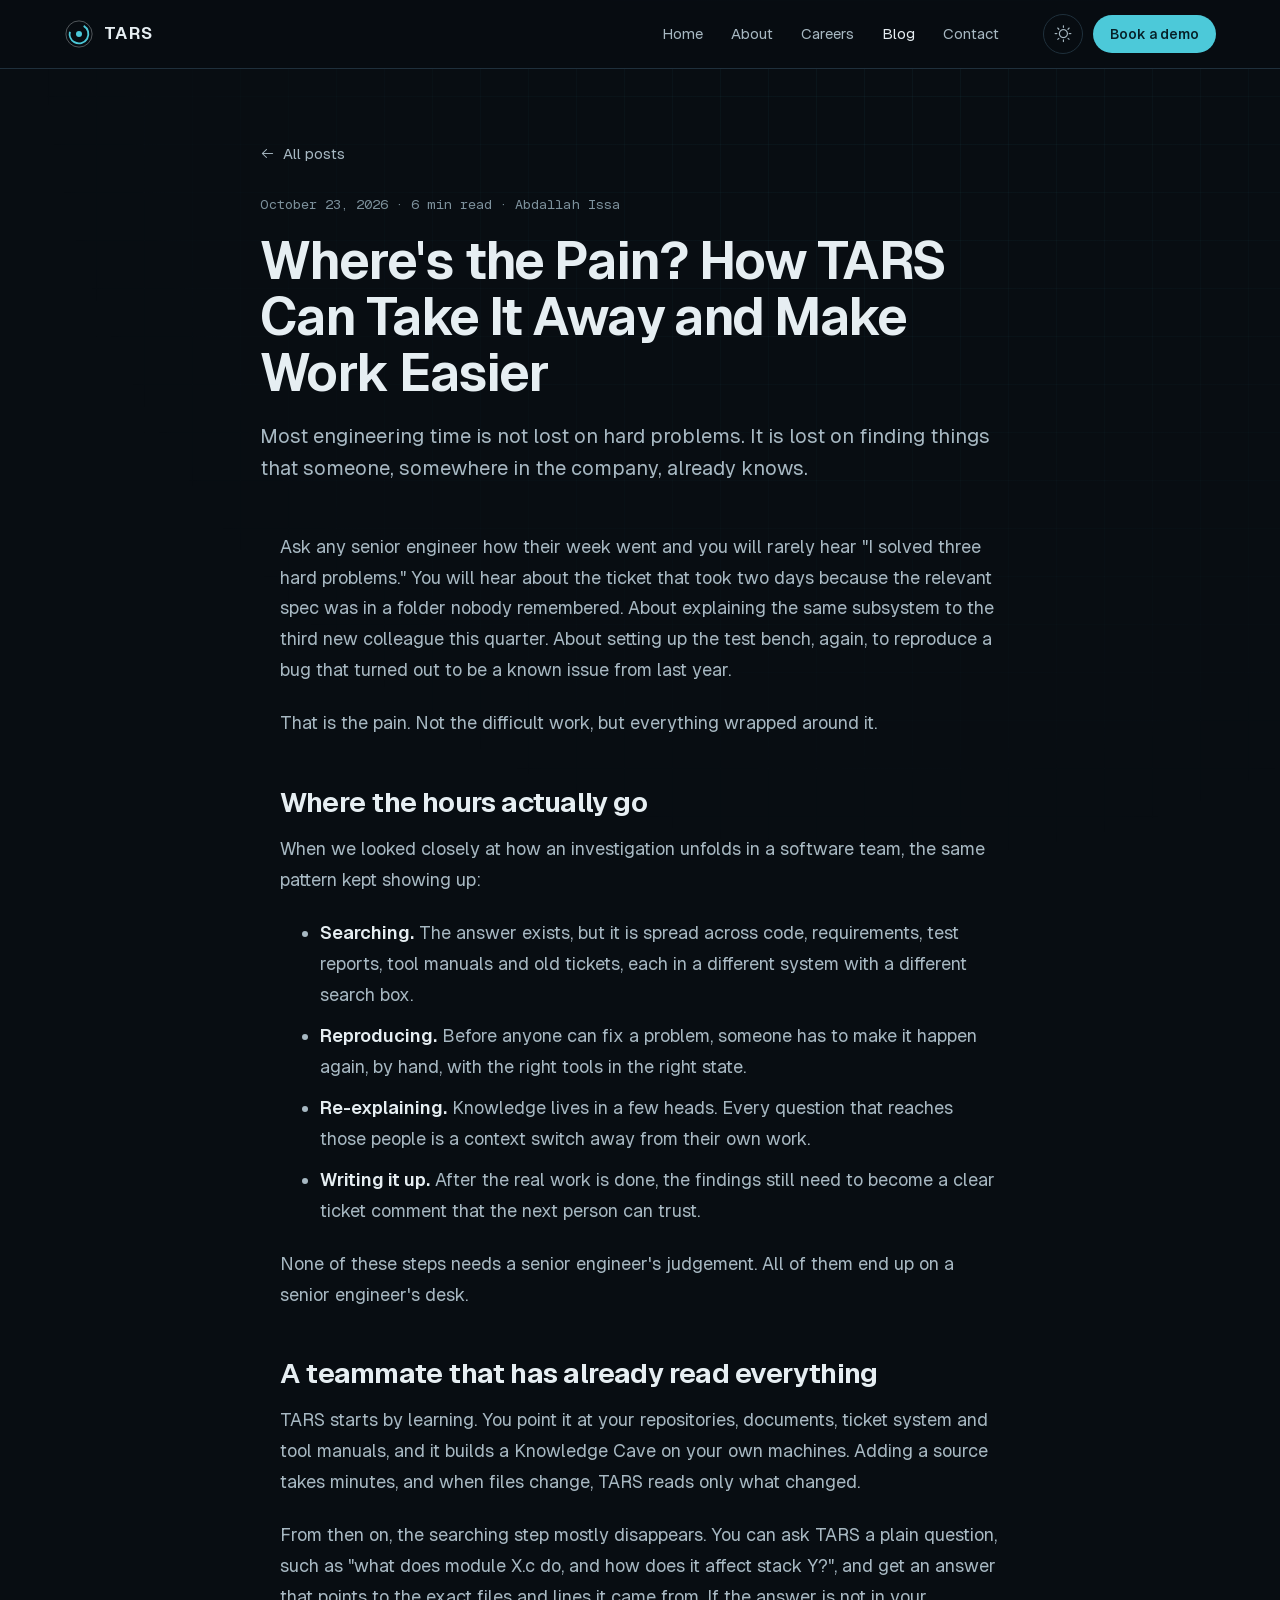
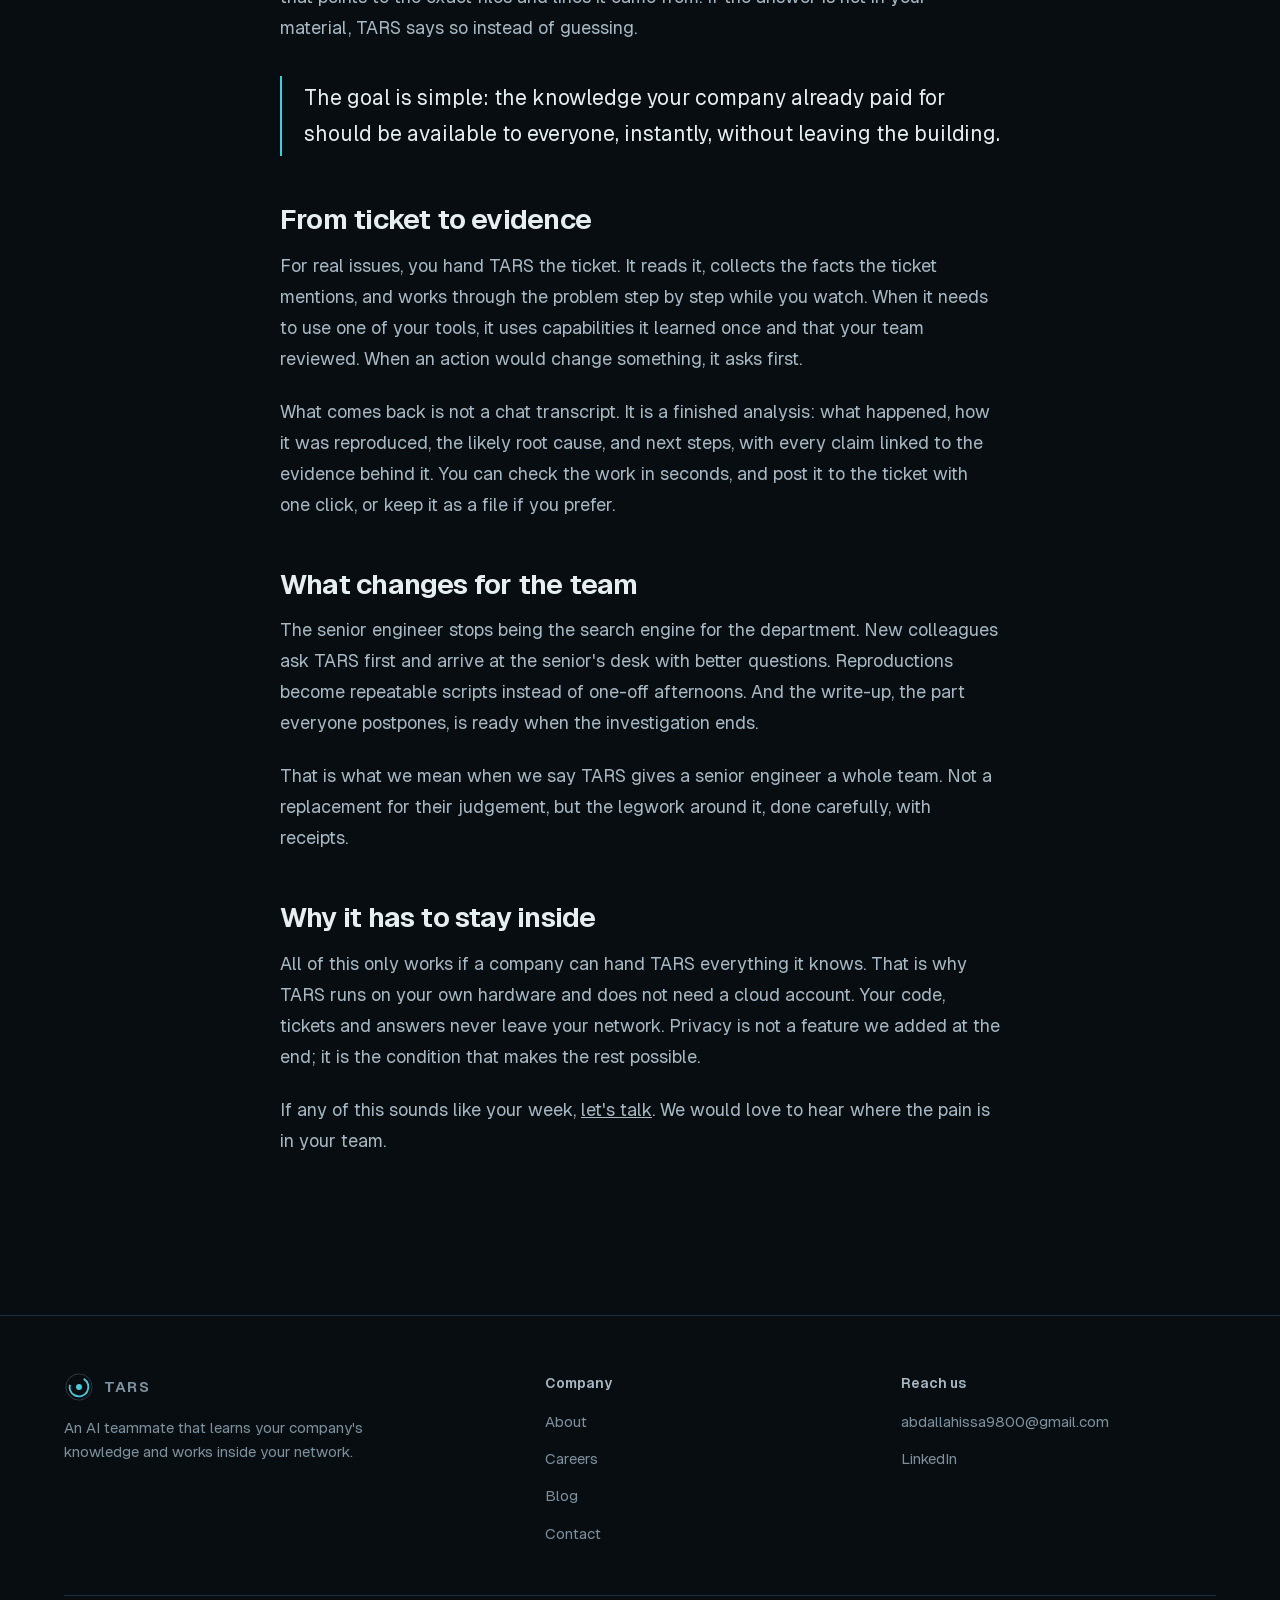
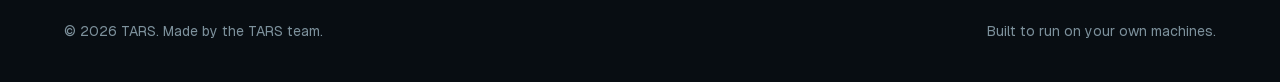
<file: blog/where-is-the-pain.html>
<!doctype html>
<html lang="en">
<head>
<meta charset="utf-8">
<meta name="viewport" content="width=device-width, initial-scale=1">
<title>Where's the Pain? How TARS Can Take It Away and Make Work Easier | TARS</title>
<meta name="description" content="The hours senior engineers lose every week to searching, reproducing and re-explaining, and what changes when a teammate already knows the answer.">
<meta property="og:title" content="Where's the Pain? How TARS Can Take It Away and Make Work Easier | TARS">
<meta property="og:description" content="The hours senior engineers lose every week to searching, reproducing and re-explaining, and what changes when a teammate already knows the answer.">
<meta property="og:type" content="website">
<meta property="og:url" content="https://abdallahissa.github.io/tars-site/blog/where-is-the-pain.html">
<meta property="og:image" content="https://abdallahissa.github.io/tars-site/assets/img/og.png">
<meta name="theme-color" content="#080d12">
<link rel="icon" href="../assets/img/mark.svg" type="image/svg+xml">
<link rel="preload" href="../assets/fonts/Geist-Variable.woff2" as="font" type="font/woff2" crossorigin>
<link rel="stylesheet" href="../assets/icons/phosphor.css">
<link rel="stylesheet" href="../assets/css/site.css">
<script>try{var t=localStorage.getItem("tars-theme");if(t)document.documentElement.dataset.theme=t;}catch(e){}</script>
</head>
<body>
<a class="skip" href="#main">Skip to content</a>
<header class="site-header">
  <nav class="wrap nav" aria-label="Main">
    <a class="brand" href="../index.html"><svg class="brand-mark" viewBox="0 0 32 32" aria-hidden="true"><circle cx="16" cy="16" r="14" fill="none" stroke="currentColor" stroke-opacity=".35"/>
<circle cx="16" cy="16" r="10" fill="none" stroke="var(--accent)" stroke-width="2" stroke-dasharray="44 19" transform="rotate(-60 16 16)"/>
<circle cx="16" cy="16" r="3.2" fill="var(--accent)"/></svg><span>TARS</span></a>
    <ul class="nav-links"><li><a href="../index.html">Home</a></li><li><a href="../about.html">About</a></li><li><a href="../careers.html">Careers</a></li><li><a href="../blog/index.html" aria-current="page">Blog</a></li><li><a href="../contact.html">Contact</a></li></ul>
    <div class="nav-tools">
      <button class="icon-btn" type="button" data-theme-toggle aria-label="Switch theme"></button>
      <a class="btn btn-primary btn-sm nav-cta" href="../contact.html">Book a demo</a>
      <button class="icon-btn menu-btn" type="button" data-menu aria-expanded="false" aria-label="Menu"><i class="ph ph-list" aria-hidden="true"></i></button>
    </div>
  </nav>
</header>
<main id="main">
<article class="article">
  <div class="wrap">
    <header>
      <a class="back" href="index.html"><i class="ph ph-arrow-left" aria-hidden="true"></i>All posts</a>
      <span class="meta">October 23, 2026 · 6 min read · Abdallah Issa</span>
      <h1>Where's the Pain? How TARS Can Take It Away and Make Work Easier</h1>
      <p class="dek">Most engineering time is not lost on hard problems. It is lost on finding things that someone, somewhere in the company, already knows.</p>
    </header>
    <div class="prose">
      <p>Ask any senior engineer how their week went and you will rarely hear "I solved three hard problems." You will hear about the ticket that took two days because the relevant spec was in a folder nobody remembered. About explaining the same subsystem to the third new colleague this quarter. About setting up the test bench, again, to reproduce a bug that turned out to be a known issue from last year.</p>
      <p>That is the pain. Not the difficult work, but everything wrapped around it.</p>

      <h2>Where the hours actually go</h2>
      <p>When we looked closely at how an investigation unfolds in a software team, the same pattern kept showing up:</p>
      <ul>
        <li><strong>Searching.</strong> The answer exists, but it is spread across code, requirements, test reports, tool manuals and old tickets, each in a different system with a different search box.</li>
        <li><strong>Reproducing.</strong> Before anyone can fix a problem, someone has to make it happen again, by hand, with the right tools in the right state.</li>
        <li><strong>Re-explaining.</strong> Knowledge lives in a few heads. Every question that reaches those people is a context switch away from their own work.</li>
        <li><strong>Writing it up.</strong> After the real work is done, the findings still need to become a clear ticket comment that the next person can trust.</li>
      </ul>
      <p>None of these steps needs a senior engineer's judgement. All of them end up on a senior engineer's desk.</p>

      <h2>A teammate that has already read everything</h2>
      <p>TARS starts by learning. You point it at your repositories, documents, ticket system and tool manuals, and it builds a Knowledge Cave on your own machines. Adding a source takes minutes, and when files change, TARS reads only what changed.</p>
      <p>From then on, the searching step mostly disappears. You can ask TARS a plain question, such as "what does module X.c do, and how does it affect stack Y?", and get an answer that points to the exact files and lines it came from. If the answer is not in your material, TARS says so instead of guessing.</p>

      <blockquote>The goal is simple: the knowledge your company already paid for should be available to everyone, instantly, without leaving the building.</blockquote>

      <h2>From ticket to evidence</h2>
      <p>For real issues, you hand TARS the ticket. It reads it, collects the facts the ticket mentions, and works through the problem step by step while you watch. When it needs to use one of your tools, it uses capabilities it learned once and that your team reviewed. When an action would change something, it asks first.</p>
      <p>What comes back is not a chat transcript. It is a finished analysis: what happened, how it was reproduced, the likely root cause, and next steps, with every claim linked to the evidence behind it. You can check the work in seconds, and post it to the ticket with one click, or keep it as a file if you prefer.</p>

      <h2>What changes for the team</h2>
      <p>The senior engineer stops being the search engine for the department. New colleagues ask TARS first and arrive at the senior's desk with better questions. Reproductions become repeatable scripts instead of one-off afternoons. And the write-up, the part everyone postpones, is ready when the investigation ends.</p>
      <p>That is what we mean when we say TARS gives a senior engineer a whole team. Not a replacement for their judgement, but the legwork around it, done carefully, with receipts.</p>

      <h2>Why it has to stay inside</h2>
      <p>All of this only works if a company can hand TARS everything it knows. That is why TARS runs on your own hardware and does not need a cloud account. Your code, tickets and answers never leave your network. Privacy is not a feature we added at the end; it is the condition that makes the rest possible.</p>
      <p>If any of this sounds like your week, <a href="../contact.html">let's talk</a>. We would love to hear where the pain is in your team.</p>
    </div>
  </div>
</article>

</main>
<footer class="site-footer">
  <div class="wrap">
    <div class="foot">
      <div>
        <a class="brand" href="../index.html"><svg class="brand-mark" viewBox="0 0 32 32" aria-hidden="true"><circle cx="16" cy="16" r="14" fill="none" stroke="currentColor" stroke-opacity=".35"/>
<circle cx="16" cy="16" r="10" fill="none" stroke="var(--accent)" stroke-width="2" stroke-dasharray="44 19" transform="rotate(-60 16 16)"/>
<circle cx="16" cy="16" r="3.2" fill="var(--accent)"/></svg><span>TARS</span></a>
        <p>An AI teammate that learns your company's knowledge and works inside your network.</p>
      </div>
      <div>
        <h4>Company</h4>
        <ul><li><a href="../about.html">About</a></li><li><a href="../careers.html">Careers</a></li><li><a href="../blog/index.html">Blog</a></li><li><a href="../contact.html">Contact</a></li></ul>
      </div>
      <div>
        <h4>Reach us</h4>
        <ul><li><a href="mailto:abdallahissa9800@gmail.com">abdallahissa9800@gmail.com</a></li><li><a href="https://www.linkedin.com/in/abdallaissa/" rel="noopener" target="_blank">LinkedIn</a></li></ul>
      </div>
    </div>
    <div class="foot-bottom"><span>&copy; <span data-year>2026</span> TARS. Made by the TARS team.</span><span>Built to run on your own machines.</span></div>
  </div>
</footer>
<script src="../assets/js/site.js" defer></script>
</body>
</html>
</file>
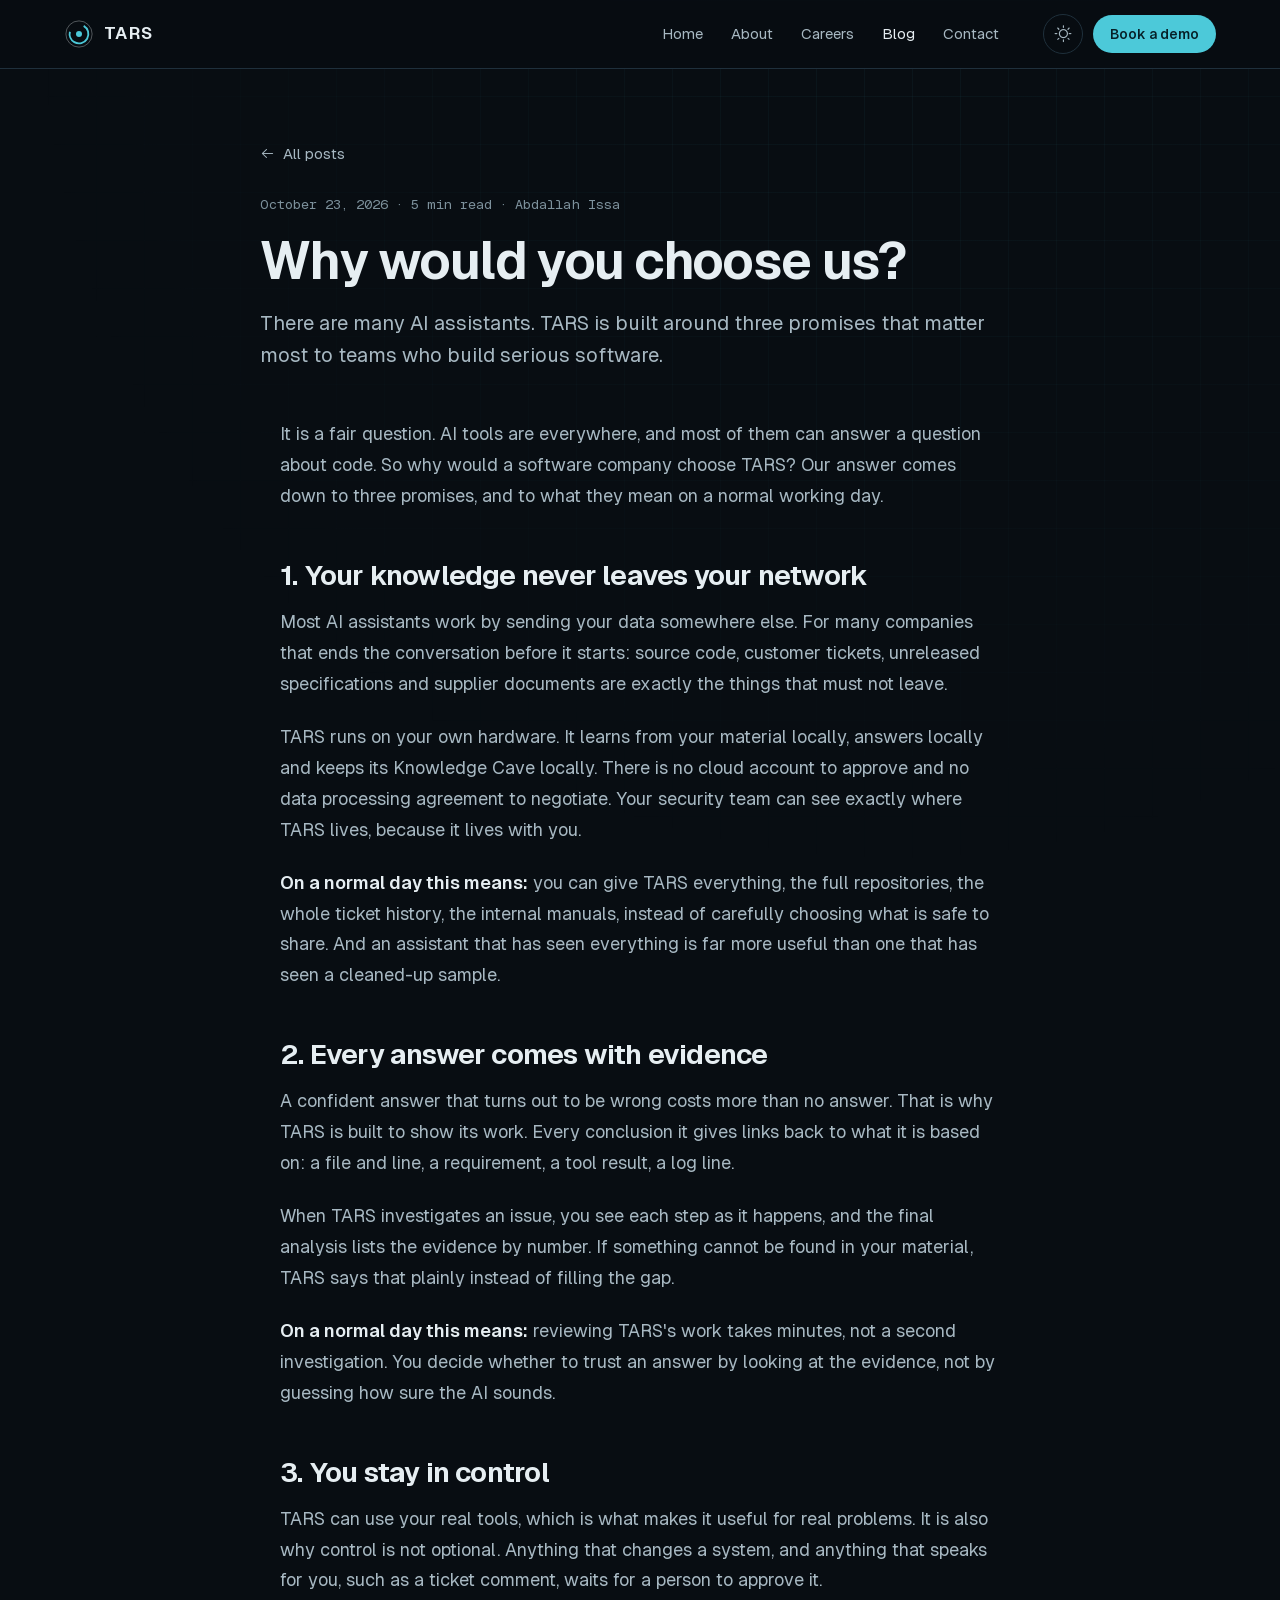
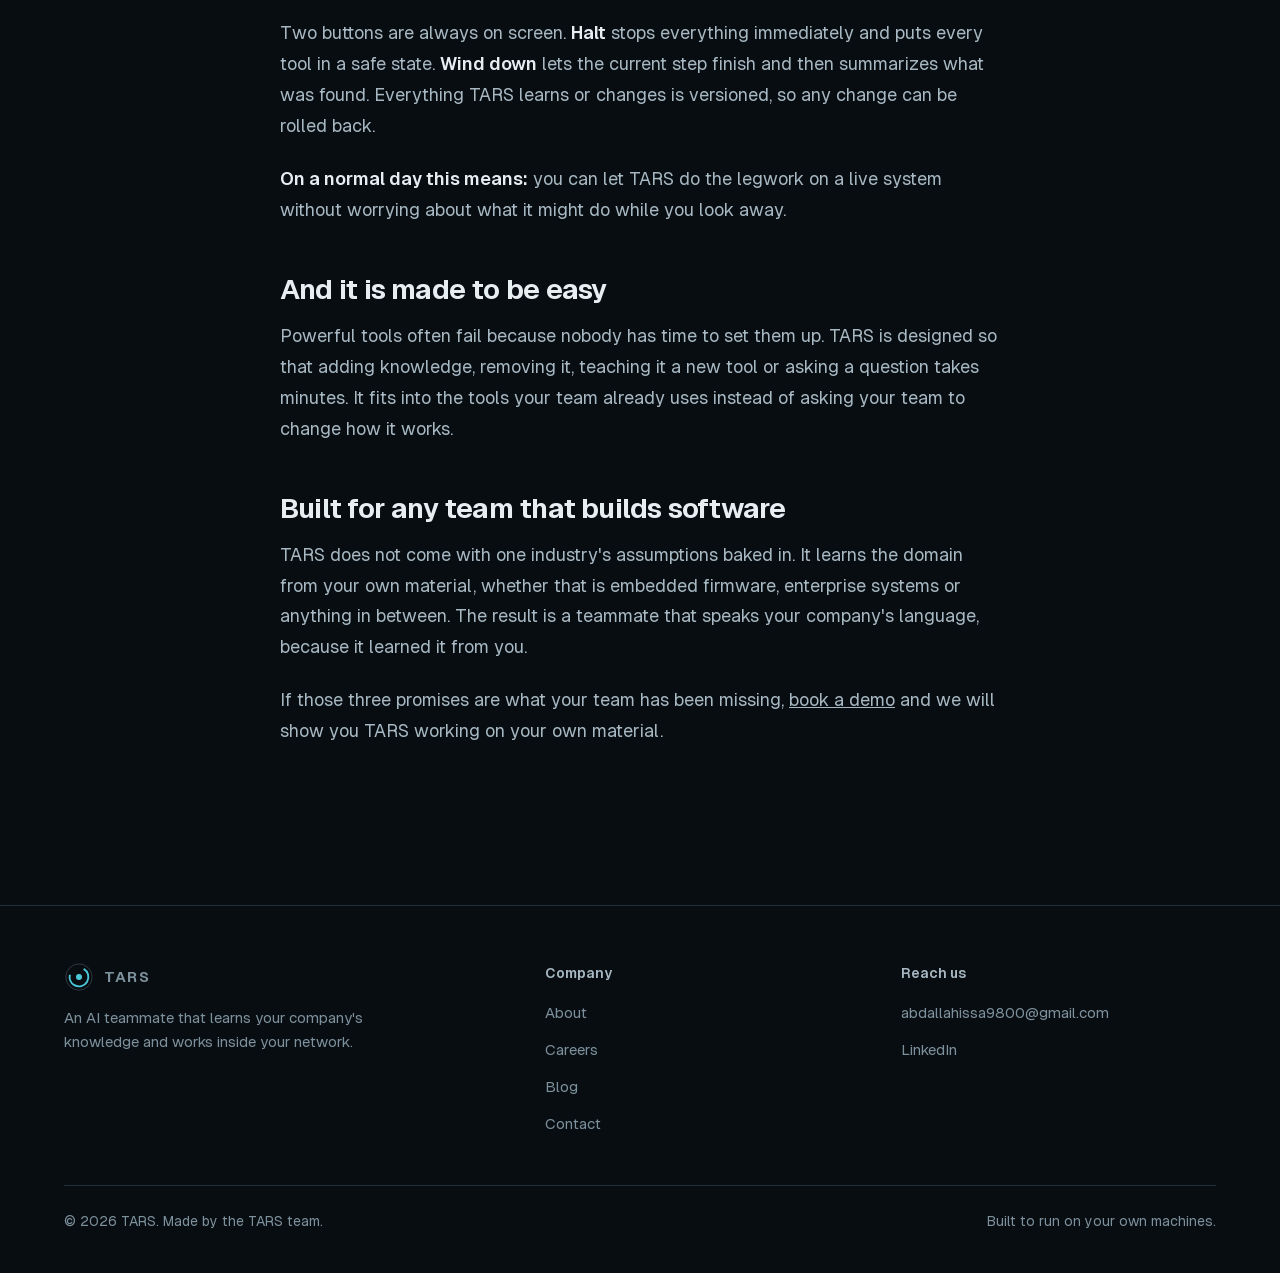
<file: blog/why-choose-us.html>
<!doctype html>
<html lang="en">
<head>
<meta charset="utf-8">
<meta name="viewport" content="width=device-width, initial-scale=1">
<title>Why would you choose us? | TARS</title>
<meta name="description" content="Privacy, evidence and control: the three promises behind TARS, and what they mean on a normal working day.">
<meta property="og:title" content="Why would you choose us? | TARS">
<meta property="og:description" content="Privacy, evidence and control: the three promises behind TARS, and what they mean on a normal working day.">
<meta property="og:type" content="website">
<meta property="og:url" content="https://abdallahissa.github.io/tars-site/blog/why-choose-us.html">
<meta property="og:image" content="https://abdallahissa.github.io/tars-site/assets/img/og.png">
<meta name="theme-color" content="#080d12">
<link rel="icon" href="../assets/img/mark.svg" type="image/svg+xml">
<link rel="preload" href="../assets/fonts/Geist-Variable.woff2" as="font" type="font/woff2" crossorigin>
<link rel="stylesheet" href="../assets/icons/phosphor.css">
<link rel="stylesheet" href="../assets/css/site.css">
<script>try{var t=localStorage.getItem("tars-theme");if(t)document.documentElement.dataset.theme=t;}catch(e){}</script>
</head>
<body>
<a class="skip" href="#main">Skip to content</a>
<header class="site-header">
  <nav class="wrap nav" aria-label="Main">
    <a class="brand" href="../index.html"><svg class="brand-mark" viewBox="0 0 32 32" aria-hidden="true"><circle cx="16" cy="16" r="14" fill="none" stroke="currentColor" stroke-opacity=".35"/>
<circle cx="16" cy="16" r="10" fill="none" stroke="var(--accent)" stroke-width="2" stroke-dasharray="44 19" transform="rotate(-60 16 16)"/>
<circle cx="16" cy="16" r="3.2" fill="var(--accent)"/></svg><span>TARS</span></a>
    <ul class="nav-links"><li><a href="../index.html">Home</a></li><li><a href="../about.html">About</a></li><li><a href="../careers.html">Careers</a></li><li><a href="../blog/index.html" aria-current="page">Blog</a></li><li><a href="../contact.html">Contact</a></li></ul>
    <div class="nav-tools">
      <button class="icon-btn" type="button" data-theme-toggle aria-label="Switch theme"></button>
      <a class="btn btn-primary btn-sm nav-cta" href="../contact.html">Book a demo</a>
      <button class="icon-btn menu-btn" type="button" data-menu aria-expanded="false" aria-label="Menu"><i class="ph ph-list" aria-hidden="true"></i></button>
    </div>
  </nav>
</header>
<main id="main">
<article class="article">
  <div class="wrap">
    <header>
      <a class="back" href="index.html"><i class="ph ph-arrow-left" aria-hidden="true"></i>All posts</a>
      <span class="meta">October 23, 2026 · 5 min read · Abdallah Issa</span>
      <h1>Why would you choose us?</h1>
      <p class="dek">There are many AI assistants. TARS is built around three promises that matter most to teams who build serious software.</p>
    </header>
    <div class="prose">
      <p>It is a fair question. AI tools are everywhere, and most of them can answer a question about code. So why would a software company choose TARS? Our answer comes down to three promises, and to what they mean on a normal working day.</p>

      <h2>1. Your knowledge never leaves your network</h2>
      <p>Most AI assistants work by sending your data somewhere else. For many companies that ends the conversation before it starts: source code, customer tickets, unreleased specifications and supplier documents are exactly the things that must not leave.</p>
      <p>TARS runs on your own hardware. It learns from your material locally, answers locally and keeps its Knowledge Cave locally. There is no cloud account to approve and no data processing agreement to negotiate. Your security team can see exactly where TARS lives, because it lives with you.</p>
      <p><strong>On a normal day this means:</strong> you can give TARS everything, the full repositories, the whole ticket history, the internal manuals, instead of carefully choosing what is safe to share. And an assistant that has seen everything is far more useful than one that has seen a cleaned-up sample.</p>

      <h2>2. Every answer comes with evidence</h2>
      <p>A confident answer that turns out to be wrong costs more than no answer. That is why TARS is built to show its work. Every conclusion it gives links back to what it is based on: a file and line, a requirement, a tool result, a log line.</p>
      <p>When TARS investigates an issue, you see each step as it happens, and the final analysis lists the evidence by number. If something cannot be found in your material, TARS says that plainly instead of filling the gap.</p>
      <p><strong>On a normal day this means:</strong> reviewing TARS's work takes minutes, not a second investigation. You decide whether to trust an answer by looking at the evidence, not by guessing how sure the AI sounds.</p>

      <h2>3. You stay in control</h2>
      <p>TARS can use your real tools, which is what makes it useful for real problems. It is also why control is not optional. Anything that changes a system, and anything that speaks for you, such as a ticket comment, waits for a person to approve it.</p>
      <p>Two buttons are always on screen. <strong>Halt</strong> stops everything immediately and puts every tool in a safe state. <strong>Wind down</strong> lets the current step finish and then summarizes what was found. Everything TARS learns or changes is versioned, so any change can be rolled back.</p>
      <p><strong>On a normal day this means:</strong> you can let TARS do the legwork on a live system without worrying about what it might do while you look away.</p>

      <h2>And it is made to be easy</h2>
      <p>Powerful tools often fail because nobody has time to set them up. TARS is designed so that adding knowledge, removing it, teaching it a new tool or asking a question takes minutes. It fits into the tools your team already uses instead of asking your team to change how it works.</p>

      <h2>Built for any team that builds software</h2>
      <p>TARS does not come with one industry's assumptions baked in. It learns the domain from your own material, whether that is embedded firmware, enterprise systems or anything in between. The result is a teammate that speaks your company's language, because it learned it from you.</p>
      <p>If those three promises are what your team has been missing, <a href="../contact.html">book a demo</a> and we will show you TARS working on your own material.</p>
    </div>
  </div>
</article>

</main>
<footer class="site-footer">
  <div class="wrap">
    <div class="foot">
      <div>
        <a class="brand" href="../index.html"><svg class="brand-mark" viewBox="0 0 32 32" aria-hidden="true"><circle cx="16" cy="16" r="14" fill="none" stroke="currentColor" stroke-opacity=".35"/>
<circle cx="16" cy="16" r="10" fill="none" stroke="var(--accent)" stroke-width="2" stroke-dasharray="44 19" transform="rotate(-60 16 16)"/>
<circle cx="16" cy="16" r="3.2" fill="var(--accent)"/></svg><span>TARS</span></a>
        <p>An AI teammate that learns your company's knowledge and works inside your network.</p>
      </div>
      <div>
        <h4>Company</h4>
        <ul><li><a href="../about.html">About</a></li><li><a href="../careers.html">Careers</a></li><li><a href="../blog/index.html">Blog</a></li><li><a href="../contact.html">Contact</a></li></ul>
      </div>
      <div>
        <h4>Reach us</h4>
        <ul><li><a href="mailto:abdallahissa9800@gmail.com">abdallahissa9800@gmail.com</a></li><li><a href="https://www.linkedin.com/in/abdallaissa/" rel="noopener" target="_blank">LinkedIn</a></li></ul>
      </div>
    </div>
    <div class="foot-bottom"><span>&copy; <span data-year>2026</span> TARS. Made by the TARS team.</span><span>Built to run on your own machines.</span></div>
  </div>
</footer>
<script src="../assets/js/site.js" defer></script>
</body>
</html>
</file>
<file: assets/icons/phosphor.css>
@font-face {
  font-family: "Phosphor";
  src: url("./Phosphor.woff2") format("woff2");
  font-weight: normal;
  font-style: normal;
  font-display: block;
}

.ph {
  /* use !important to prevent issues with browser extensions that change fonts */
  font-family: "Phosphor" !important;
  speak: never;
  font-style: normal;
  font-weight: normal;
  font-variant: normal;
  text-transform: none;
  line-height: 1;

  /* Enable Ligatures ================ */
  letter-spacing: 0;
  -webkit-font-feature-settings: "liga";
  -moz-font-feature-settings: "liga=1";
  -moz-font-feature-settings: "liga";
  -ms-font-feature-settings: "liga" 1;
  font-feature-settings: "liga";
  -webkit-font-variant-ligatures: discretionary-ligatures;
  font-variant-ligatures: discretionary-ligatures;

  /* Better Font Rendering =========== */
  -webkit-font-smoothing: antialiased;
  -moz-osx-font-smoothing: grayscale;
}

.ph.ph-acorn:before {
  content: "\eb9a";
}
.ph.ph-address-book:before {
  content: "\e6f8";
}
.ph.ph-address-book-tabs:before {
  content: "\ee4e";
}
.ph.ph-air-traffic-control:before {
  content: "\ecd8";
}
.ph.ph-airplane:before {
  content: "\e002";
}
.ph.ph-airplane-in-flight:before {
  content: "\e4fe";
}
.ph.ph-airplane-landing:before {
  content: "\e502";
}
.ph.ph-airplane-takeoff:before {
  content: "\e504";
}
.ph.ph-airplane-taxiing:before {
  content: "\e500";
}
.ph.ph-airplane-tilt:before {
  content: "\e5d6";
}
.ph.ph-airplay:before {
  content: "\e004";
}
.ph.ph-alarm:before {
  content: "\e006";
}
.ph.ph-alien:before {
  content: "\e8a6";
}
.ph.ph-align-bottom:before {
  content: "\e506";
}
.ph.ph-align-bottom-simple:before {
  content: "\eb0c";
}
.ph.ph-align-center-horizontal:before {
  content: "\e50a";
}
.ph.ph-align-center-horizontal-simple:before {
  content: "\eb0e";
}
.ph.ph-align-center-vertical:before {
  content: "\e50c";
}
.ph.ph-align-center-vertical-simple:before {
  content: "\eb10";
}
.ph.ph-align-left:before {
  content: "\e50e";
}
.ph.ph-align-left-simple:before {
  content: "\eaee";
}
.ph.ph-align-right:before {
  content: "\e510";
}
.ph.ph-align-right-simple:before {
  content: "\eb12";
}
.ph.ph-align-top:before {
  content: "\e512";
}
.ph.ph-align-top-simple:before {
  content: "\eb14";
}
.ph.ph-amazon-logo:before {
  content: "\e96c";
}
.ph.ph-ambulance:before {
  content: "\e572";
}
.ph.ph-anchor:before {
  content: "\e514";
}
.ph.ph-anchor-simple:before {
  content: "\e5d8";
}
.ph.ph-android-logo:before {
  content: "\e008";
}
.ph.ph-angle:before {
  content: "\e7bc";
}
.ph.ph-angular-logo:before {
  content: "\eb80";
}
.ph.ph-aperture:before {
  content: "\e00a";
}
.ph.ph-app-store-logo:before {
  content: "\e974";
}
.ph.ph-app-window:before {
  content: "\e5da";
}
.ph.ph-apple-logo:before {
  content: "\e516";
}
.ph.ph-apple-podcasts-logo:before {
  content: "\eb96";
}
.ph.ph-approximate-equals:before {
  content: "\edaa";
}
.ph.ph-archive:before {
  content: "\e00c";
}
.ph.ph-armchair:before {
  content: "\e012";
}
.ph.ph-arrow-arc-left:before {
  content: "\e014";
}
.ph.ph-arrow-arc-right:before {
  content: "\e016";
}
.ph.ph-arrow-bend-double-up-left:before {
  content: "\e03a";
}
.ph.ph-arrow-bend-double-up-right:before {
  content: "\e03c";
}
.ph.ph-arrow-bend-down-left:before {
  content: "\e018";
}
.ph.ph-arrow-bend-down-right:before {
  content: "\e01a";
}
.ph.ph-arrow-bend-left-down:before {
  content: "\e01c";
}
.ph.ph-arrow-bend-left-up:before {
  content: "\e01e";
}
.ph.ph-arrow-bend-right-down:before {
  content: "\e020";
}
.ph.ph-arrow-bend-right-up:before {
  content: "\e022";
}
.ph.ph-arrow-bend-up-left:before {
  content: "\e024";
}
.ph.ph-arrow-bend-up-right:before {
  content: "\e026";
}
.ph.ph-arrow-circle-down:before {
  content: "\e028";
}
.ph.ph-arrow-circle-down-left:before {
  content: "\e02a";
}
.ph.ph-arrow-circle-down-right:before {
  content: "\e02c";
}
.ph.ph-arrow-circle-left:before {
  content: "\e05a";
}
.ph.ph-arrow-circle-right:before {
  content: "\e02e";
}
.ph.ph-arrow-circle-up:before {
  content: "\e030";
}
.ph.ph-arrow-circle-up-left:before {
  content: "\e032";
}
.ph.ph-arrow-circle-up-right:before {
  content: "\e034";
}
.ph.ph-arrow-clockwise:before {
  content: "\e036";
}
.ph.ph-arrow-counter-clockwise:before {
  content: "\e038";
}
.ph.ph-arrow-down:before {
  content: "\e03e";
}
.ph.ph-arrow-down-left:before {
  content: "\e040";
}
.ph.ph-arrow-down-right:before {
  content: "\e042";
}
.ph.ph-arrow-elbow-down-left:before {
  content: "\e044";
}
.ph.ph-arrow-elbow-down-right:before {
  content: "\e046";
}
.ph.ph-arrow-elbow-left:before {
  content: "\e048";
}
.ph.ph-arrow-elbow-left-down:before {
  content: "\e04a";
}
.ph.ph-arrow-elbow-left-up:before {
  content: "\e04c";
}
.ph.ph-arrow-elbow-right:before {
  content: "\e04e";
}
.ph.ph-arrow-elbow-right-down:before {
  content: "\e050";
}
.ph.ph-arrow-elbow-right-up:before {
  content: "\e052";
}
.ph.ph-arrow-elbow-up-left:before {
  content: "\e054";
}
.ph.ph-arrow-elbow-up-right:before {
  content: "\e056";
}
.ph.ph-arrow-fat-down:before {
  content: "\e518";
}
.ph.ph-arrow-fat-left:before {
  content: "\e51a";
}
.ph.ph-arrow-fat-line-down:before {
  content: "\e51c";
}
.ph.ph-arrow-fat-line-left:before {
  content: "\e51e";
}
.ph.ph-arrow-fat-line-right:before {
  content: "\e520";
}
.ph.ph-arrow-fat-line-up:before {
  content: "\e522";
}
.ph.ph-arrow-fat-lines-down:before {
  content: "\e524";
}
.ph.ph-arrow-fat-lines-left:before {
  content: "\e526";
}
.ph.ph-arrow-fat-lines-right:before {
  content: "\e528";
}
.ph.ph-arrow-fat-lines-up:before {
  content: "\e52a";
}
.ph.ph-arrow-fat-right:before {
  content: "\e52c";
}
.ph.ph-arrow-fat-up:before {
  content: "\e52e";
}
.ph.ph-arrow-left:before {
  content: "\e058";
}
.ph.ph-arrow-line-down:before {
  content: "\e05c";
}
.ph.ph-arrow-line-down-left:before {
  content: "\e05e";
}
.ph.ph-arrow-line-down-right:before {
  content: "\e060";
}
.ph.ph-arrow-line-left:before {
  content: "\e062";
}
.ph.ph-arrow-line-right:before {
  content: "\e064";
}
.ph.ph-arrow-line-up:before {
  content: "\e066";
}
.ph.ph-arrow-line-up-left:before {
  content: "\e068";
}
.ph.ph-arrow-line-up-right:before {
  content: "\e06a";
}
.ph.ph-arrow-right:before {
  content: "\e06c";
}
.ph.ph-arrow-square-down:before {
  content: "\e06e";
}
.ph.ph-arrow-square-down-left:before {
  content: "\e070";
}
.ph.ph-arrow-square-down-right:before {
  content: "\e072";
}
.ph.ph-arrow-square-in:before {
  content: "\e5dc";
}
.ph.ph-arrow-square-left:before {
  content: "\e074";
}
.ph.ph-arrow-square-out:before {
  content: "\e5de";
}
.ph.ph-arrow-square-right:before {
  content: "\e076";
}
.ph.ph-arrow-square-up:before {
  content: "\e078";
}
.ph.ph-arrow-square-up-left:before {
  content: "\e07a";
}
.ph.ph-arrow-square-up-right:before {
  content: "\e07c";
}
.ph.ph-arrow-u-down-left:before {
  content: "\e07e";
}
.ph.ph-arrow-u-down-right:before {
  content: "\e080";
}
.ph.ph-arrow-u-left-down:before {
  content: "\e082";
}
.ph.ph-arrow-u-left-up:before {
  content: "\e084";
}
.ph.ph-arrow-u-right-down:before {
  content: "\e086";
}
.ph.ph-arrow-u-right-up:before {
  content: "\e088";
}
.ph.ph-arrow-u-up-left:before {
  content: "\e08a";
}
.ph.ph-arrow-u-up-right:before {
  content: "\e08c";
}
.ph.ph-arrow-up:before {
  content: "\e08e";
}
.ph.ph-arrow-up-left:before {
  content: "\e090";
}
.ph.ph-arrow-up-right:before {
  content: "\e092";
}
.ph.ph-arrows-clockwise:before {
  content: "\e094";
}
.ph.ph-arrows-counter-clockwise:before {
  content: "\e096";
}
.ph.ph-arrows-down-up:before {
  content: "\e098";
}
.ph.ph-arrows-horizontal:before {
  content: "\eb06";
}
.ph.ph-arrows-in:before {
  content: "\e09a";
}
.ph.ph-arrows-in-cardinal:before {
  content: "\e09c";
}
.ph.ph-arrows-in-line-horizontal:before {
  content: "\e530";
}
.ph.ph-arrows-in-line-vertical:before {
  content: "\e532";
}
.ph.ph-arrows-in-simple:before {
  content: "\e09e";
}
.ph.ph-arrows-left-right:before {
  content: "\e0a0";
}
.ph.ph-arrows-merge:before {
  content: "\ed3e";
}
.ph.ph-arrows-out:before {
  content: "\e0a2";
}
.ph.ph-arrows-out-cardinal:before {
  content: "\e0a4";
}
.ph.ph-arrows-out-line-horizontal:before {
  content: "\e534";
}
.ph.ph-arrows-out-line-vertical:before {
  content: "\e536";
}
.ph.ph-arrows-out-simple:before {
  content: "\e0a6";
}
.ph.ph-arrows-split:before {
  content: "\ed3c";
}
.ph.ph-arrows-vertical:before {
  content: "\eb04";
}
.ph.ph-article:before {
  content: "\e0a8";
}
.ph.ph-article-medium:before {
  content: "\e5e0";
}
.ph.ph-article-ny-times:before {
  content: "\e5e2";
}
.ph.ph-asclepius:before {
  content: "\ee34";
}
.ph.ph-caduceus:before {
  content: "\ee34";
}
.ph.ph-asterisk:before {
  content: "\e0aa";
}
.ph.ph-asterisk-simple:before {
  content: "\e832";
}
.ph.ph-at:before {
  content: "\e0ac";
}
.ph.ph-atom:before {
  content: "\e5e4";
}
.ph.ph-avocado:before {
  content: "\ee04";
}
.ph.ph-axe:before {
  content: "\e9fc";
}
.ph.ph-baby:before {
  content: "\e774";
}
.ph.ph-baby-carriage:before {
  content: "\e818";
}
.ph.ph-backpack:before {
  content: "\e922";
}
.ph.ph-backspace:before {
  content: "\e0ae";
}
.ph.ph-bag:before {
  content: "\e0b0";
}
.ph.ph-bag-simple:before {
  content: "\e5e6";
}
.ph.ph-balloon:before {
  content: "\e76c";
}
.ph.ph-bandaids:before {
  content: "\e0b2";
}
.ph.ph-bank:before {
  content: "\e0b4";
}
.ph.ph-barbell:before {
  content: "\e0b6";
}
.ph.ph-barcode:before {
  content: "\e0b8";
}
.ph.ph-barn:before {
  content: "\ec72";
}
.ph.ph-barricade:before {
  content: "\e948";
}
.ph.ph-baseball:before {
  content: "\e71a";
}
.ph.ph-baseball-cap:before {
  content: "\ea28";
}
.ph.ph-baseball-helmet:before {
  content: "\ee4a";
}
.ph.ph-basket:before {
  content: "\e964";
}
.ph.ph-basketball:before {
  content: "\e724";
}
.ph.ph-bathtub:before {
  content: "\e81e";
}
.ph.ph-battery-charging:before {
  content: "\e0ba";
}
.ph.ph-battery-charging-vertical:before {
  content: "\e0bc";
}
.ph.ph-battery-empty:before {
  content: "\e0be";
}
.ph.ph-battery-full:before {
  content: "\e0c0";
}
.ph.ph-battery-high:before {
  content: "\e0c2";
}
.ph.ph-battery-low:before {
  content: "\e0c4";
}
.ph.ph-battery-medium:before {
  content: "\e0c6";
}
.ph.ph-battery-plus:before {
  content: "\e808";
}
.ph.ph-battery-plus-vertical:before {
  content: "\ec50";
}
.ph.ph-battery-vertical-empty:before {
  content: "\e7c6";
}
.ph.ph-battery-vertical-full:before {
  content: "\e7c4";
}
.ph.ph-battery-vertical-high:before {
  content: "\e7c2";
}
.ph.ph-battery-vertical-low:before {
  content: "\e7be";
}
.ph.ph-battery-vertical-medium:before {
  content: "\e7c0";
}
.ph.ph-battery-warning:before {
  content: "\e0c8";
}
.ph.ph-battery-warning-vertical:before {
  content: "\e0ca";
}
.ph.ph-beach-ball:before {
  content: "\ed24";
}
.ph.ph-beanie:before {
  content: "\ea2a";
}
.ph.ph-bed:before {
  content: "\e0cc";
}
.ph.ph-beer-bottle:before {
  content: "\e7b0";
}
.ph.ph-beer-stein:before {
  content: "\eb62";
}
.ph.ph-behance-logo:before {
  content: "\e7f4";
}
.ph.ph-bell:before {
  content: "\e0ce";
}
.ph.ph-bell-ringing:before {
  content: "\e5e8";
}
.ph.ph-bell-simple:before {
  content: "\e0d0";
}
.ph.ph-bell-simple-ringing:before {
  content: "\e5ea";
}
.ph.ph-bell-simple-slash:before {
  content: "\e0d2";
}
.ph.ph-bell-simple-z:before {
  content: "\e5ec";
}
.ph.ph-bell-slash:before {
  content: "\e0d4";
}
.ph.ph-bell-z:before {
  content: "\e5ee";
}
.ph.ph-belt:before {
  content: "\ea2c";
}
.ph.ph-bezier-curve:before {
  content: "\eb00";
}
.ph.ph-bicycle:before {
  content: "\e0d6";
}
.ph.ph-binary:before {
  content: "\ee60";
}
.ph.ph-binoculars:before {
  content: "\ea64";
}
.ph.ph-biohazard:before {
  content: "\e9e0";
}
.ph.ph-bird:before {
  content: "\e72c";
}
.ph.ph-blueprint:before {
  content: "\eda0";
}
.ph.ph-bluetooth:before {
  content: "\e0da";
}
.ph.ph-bluetooth-connected:before {
  content: "\e0dc";
}
.ph.ph-bluetooth-slash:before {
  content: "\e0de";
}
.ph.ph-bluetooth-x:before {
  content: "\e0e0";
}
.ph.ph-boat:before {
  content: "\e786";
}
.ph.ph-bomb:before {
  content: "\ee0a";
}
.ph.ph-bone:before {
  content: "\e7f2";
}
.ph.ph-book:before {
  content: "\e0e2";
}
.ph.ph-book-bookmark:before {
  content: "\e0e4";
}
.ph.ph-book-open:before {
  content: "\e0e6";
}
.ph.ph-book-open-text:before {
  content: "\e8f2";
}
.ph.ph-book-open-user:before {
  content: "\ede0";
}
.ph.ph-bookmark:before {
  content: "\e0e8";
}
.ph.ph-bookmark-simple:before {
  content: "\e0ea";
}
.ph.ph-bookmarks:before {
  content: "\e0ec";
}
.ph.ph-bookmarks-simple:before {
  content: "\e5f0";
}
.ph.ph-books:before {
  content: "\e758";
}
.ph.ph-boot:before {
  content: "\ecca";
}
.ph.ph-boules:before {
  content: "\e722";
}
.ph.ph-bounding-box:before {
  content: "\e6ce";
}
.ph.ph-bowl-food:before {
  content: "\eaa4";
}
.ph.ph-bowl-steam:before {
  content: "\e8e4";
}
.ph.ph-bowling-ball:before {
  content: "\ea34";
}
.ph.ph-box-arrow-down:before {
  content: "\e00e";
}
.ph.ph-archive-box:before {
  content: "\e00e";
}
.ph.ph-box-arrow-up:before {
  content: "\ee54";
}
.ph.ph-boxing-glove:before {
  content: "\ea36";
}
.ph.ph-brackets-angle:before {
  content: "\e862";
}
.ph.ph-brackets-curly:before {
  content: "\e860";
}
.ph.ph-brackets-round:before {
  content: "\e864";
}
.ph.ph-brackets-square:before {
  content: "\e85e";
}
.ph.ph-brain:before {
  content: "\e74e";
}
.ph.ph-brandy:before {
  content: "\e6b4";
}
.ph.ph-bread:before {
  content: "\e81c";
}
.ph.ph-bridge:before {
  content: "\ea68";
}
.ph.ph-briefcase:before {
  content: "\e0ee";
}
.ph.ph-briefcase-metal:before {
  content: "\e5f2";
}
.ph.ph-broadcast:before {
  content: "\e0f2";
}
.ph.ph-broom:before {
  content: "\ec54";
}
.ph.ph-browser:before {
  content: "\e0f4";
}
.ph.ph-browsers:before {
  content: "\e0f6";
}
.ph.ph-bug:before {
  content: "\e5f4";
}
.ph.ph-bug-beetle:before {
  content: "\e5f6";
}
.ph.ph-bug-droid:before {
  content: "\e5f8";
}
.ph.ph-building:before {
  content: "\e100";
}
.ph.ph-building-apartment:before {
  content: "\e0fe";
}
.ph.ph-building-office:before {
  content: "\e0ff";
}
.ph.ph-buildings:before {
  content: "\e102";
}
.ph.ph-bulldozer:before {
  content: "\ec6c";
}
.ph.ph-bus:before {
  content: "\e106";
}
.ph.ph-butterfly:before {
  content: "\ea6e";
}
.ph.ph-cable-car:before {
  content: "\e49c";
}
.ph.ph-cactus:before {
  content: "\e918";
}
.ph.ph-cake:before {
  content: "\e780";
}
.ph.ph-calculator:before {
  content: "\e538";
}
.ph.ph-calendar:before {
  content: "\e108";
}
.ph.ph-calendar-blank:before {
  content: "\e10a";
}
.ph.ph-calendar-check:before {
  content: "\e712";
}
.ph.ph-calendar-dot:before {
  content: "\e7b2";
}
.ph.ph-calendar-dots:before {
  content: "\e7b4";
}
.ph.ph-calendar-heart:before {
  content: "\e8b0";
}
.ph.ph-calendar-minus:before {
  content: "\ea14";
}
.ph.ph-calendar-plus:before {
  content: "\e714";
}
.ph.ph-calendar-slash:before {
  content: "\ea12";
}
.ph.ph-calendar-star:before {
  content: "\e8b2";
}
.ph.ph-calendar-x:before {
  content: "\e10c";
}
.ph.ph-call-bell:before {
  content: "\e7de";
}
.ph.ph-camera:before {
  content: "\e10e";
}
.ph.ph-camera-plus:before {
  content: "\ec58";
}
.ph.ph-camera-rotate:before {
  content: "\e7a4";
}
.ph.ph-camera-slash:before {
  content: "\e110";
}
.ph.ph-campfire:before {
  content: "\e9d8";
}
.ph.ph-car:before {
  content: "\e112";
}
.ph.ph-car-battery:before {
  content: "\ee30";
}
.ph.ph-car-profile:before {
  content: "\e8cc";
}
.ph.ph-car-simple:before {
  content: "\e114";
}
.ph.ph-cardholder:before {
  content: "\e5fa";
}
.ph.ph-cards:before {
  content: "\e0f8";
}
.ph.ph-cards-three:before {
  content: "\ee50";
}
.ph.ph-caret-circle-double-down:before {
  content: "\e116";
}
.ph.ph-caret-circle-double-left:before {
  content: "\e118";
}
.ph.ph-caret-circle-double-right:before {
  content: "\e11a";
}
.ph.ph-caret-circle-double-up:before {
  content: "\e11c";
}
.ph.ph-caret-circle-down:before {
  content: "\e11e";
}
.ph.ph-caret-circle-left:before {
  content: "\e120";
}
.ph.ph-caret-circle-right:before {
  content: "\e122";
}
.ph.ph-caret-circle-up:before {
  content: "\e124";
}
.ph.ph-caret-circle-up-down:before {
  content: "\e13e";
}
.ph.ph-caret-double-down:before {
  content: "\e126";
}
.ph.ph-caret-double-left:before {
  content: "\e128";
}
.ph.ph-caret-double-right:before {
  content: "\e12a";
}
.ph.ph-caret-double-up:before {
  content: "\e12c";
}
.ph.ph-caret-down:before {
  content: "\e136";
}
.ph.ph-caret-left:before {
  content: "\e138";
}
.ph.ph-caret-line-down:before {
  content: "\e134";
}
.ph.ph-caret-line-left:before {
  content: "\e132";
}
.ph.ph-caret-line-right:before {
  content: "\e130";
}
.ph.ph-caret-line-up:before {
  content: "\e12e";
}
.ph.ph-caret-right:before {
  content: "\e13a";
}
.ph.ph-caret-up:before {
  content: "\e13c";
}
.ph.ph-caret-up-down:before {
  content: "\e140";
}
.ph.ph-carrot:before {
  content: "\ed38";
}
.ph.ph-cash-register:before {
  content: "\ed80";
}
.ph.ph-cassette-tape:before {
  content: "\ed2e";
}
.ph.ph-castle-turret:before {
  content: "\e9d0";
}
.ph.ph-cat:before {
  content: "\e748";
}
.ph.ph-cell-signal-full:before {
  content: "\e142";
}
.ph.ph-cell-signal-high:before {
  content: "\e144";
}
.ph.ph-cell-signal-low:before {
  content: "\e146";
}
.ph.ph-cell-signal-medium:before {
  content: "\e148";
}
.ph.ph-cell-signal-none:before {
  content: "\e14a";
}
.ph.ph-cell-signal-slash:before {
  content: "\e14c";
}
.ph.ph-cell-signal-x:before {
  content: "\e14e";
}
.ph.ph-cell-tower:before {
  content: "\ebaa";
}
.ph.ph-certificate:before {
  content: "\e766";
}
.ph.ph-chair:before {
  content: "\e950";
}
.ph.ph-chalkboard:before {
  content: "\e5fc";
}
.ph.ph-chalkboard-simple:before {
  content: "\e5fe";
}
.ph.ph-chalkboard-teacher:before {
  content: "\e600";
}
.ph.ph-champagne:before {
  content: "\eaca";
}
.ph.ph-charging-station:before {
  content: "\e8d0";
}
.ph.ph-chart-bar:before {
  content: "\e150";
}
.ph.ph-chart-bar-horizontal:before {
  content: "\e152";
}
.ph.ph-chart-donut:before {
  content: "\eaa6";
}
.ph.ph-chart-line:before {
  content: "\e154";
}
.ph.ph-chart-line-down:before {
  content: "\e8b6";
}
.ph.ph-chart-line-up:before {
  content: "\e156";
}
.ph.ph-chart-pie:before {
  content: "\e158";
}
.ph.ph-chart-pie-slice:before {
  content: "\e15a";
}
.ph.ph-chart-polar:before {
  content: "\eaa8";
}
.ph.ph-chart-scatter:before {
  content: "\eaac";
}
.ph.ph-chat:before {
  content: "\e15c";
}
.ph.ph-chat-centered:before {
  content: "\e160";
}
.ph.ph-chat-centered-dots:before {
  content: "\e164";
}
.ph.ph-chat-centered-slash:before {
  content: "\e162";
}
.ph.ph-chat-centered-text:before {
  content: "\e166";
}
.ph.ph-chat-circle:before {
  content: "\e168";
}
.ph.ph-chat-circle-dots:before {
  content: "\e16c";
}
.ph.ph-chat-circle-slash:before {
  content: "\e16a";
}
.ph.ph-chat-circle-text:before {
  content: "\e16e";
}
.ph.ph-chat-dots:before {
  content: "\e170";
}
.ph.ph-chat-slash:before {
  content: "\e15e";
}
.ph.ph-chat-teardrop:before {
  content: "\e172";
}
.ph.ph-chat-teardrop-dots:before {
  content: "\e176";
}
.ph.ph-chat-teardrop-slash:before {
  content: "\e174";
}
.ph.ph-chat-teardrop-text:before {
  content: "\e178";
}
.ph.ph-chat-text:before {
  content: "\e17a";
}
.ph.ph-chats:before {
  content: "\e17c";
}
.ph.ph-chats-circle:before {
  content: "\e17e";
}
.ph.ph-chats-teardrop:before {
  content: "\e180";
}
.ph.ph-check:before {
  content: "\e182";
}
.ph.ph-check-circle:before {
  content: "\e184";
}
.ph.ph-check-fat:before {
  content: "\eba6";
}
.ph.ph-check-square:before {
  content: "\e186";
}
.ph.ph-check-square-offset:before {
  content: "\e188";
}
.ph.ph-checkerboard:before {
  content: "\e8c4";
}
.ph.ph-checks:before {
  content: "\e53a";
}
.ph.ph-cheers:before {
  content: "\ea4a";
}
.ph.ph-cheese:before {
  content: "\e9fe";
}
.ph.ph-chef-hat:before {
  content: "\ed8e";
}
.ph.ph-cherries:before {
  content: "\e830";
}
.ph.ph-church:before {
  content: "\ecea";
}
.ph.ph-cigarette:before {
  content: "\ed90";
}
.ph.ph-cigarette-slash:before {
  content: "\ed92";
}
.ph.ph-circle:before {
  content: "\e18a";
}
.ph.ph-circle-dashed:before {
  content: "\e602";
}
.ph.ph-circle-half:before {
  content: "\e18c";
}
.ph.ph-circle-half-tilt:before {
  content: "\e18e";
}
.ph.ph-circle-notch:before {
  content: "\eb44";
}
.ph.ph-circles-four:before {
  content: "\e190";
}
.ph.ph-circles-three:before {
  content: "\e192";
}
.ph.ph-circles-three-plus:before {
  content: "\e194";
}
.ph.ph-circuitry:before {
  content: "\e9c2";
}
.ph.ph-city:before {
  content: "\ea6a";
}
.ph.ph-clipboard:before {
  content: "\e196";
}
.ph.ph-clipboard-text:before {
  content: "\e198";
}
.ph.ph-clock:before {
  content: "\e19a";
}
.ph.ph-clock-afternoon:before {
  content: "\e19c";
}
.ph.ph-clock-clockwise:before {
  content: "\e19e";
}
.ph.ph-clock-countdown:before {
  content: "\ed2c";
}
.ph.ph-clock-counter-clockwise:before {
  content: "\e1a0";
}
.ph.ph-clock-user:before {
  content: "\edec";
}
.ph.ph-closed-captioning:before {
  content: "\e1a4";
}
.ph.ph-cloud:before {
  content: "\e1aa";
}
.ph.ph-cloud-arrow-down:before {
  content: "\e1ac";
}
.ph.ph-cloud-arrow-up:before {
  content: "\e1ae";
}
.ph.ph-cloud-check:before {
  content: "\e1b0";
}
.ph.ph-cloud-fog:before {
  content: "\e53c";
}
.ph.ph-cloud-lightning:before {
  content: "\e1b2";
}
.ph.ph-cloud-moon:before {
  content: "\e53e";
}
.ph.ph-cloud-rain:before {
  content: "\e1b4";
}
.ph.ph-cloud-slash:before {
  content: "\e1b6";
}
.ph.ph-cloud-snow:before {
  content: "\e1b8";
}
.ph.ph-cloud-sun:before {
  content: "\e540";
}
.ph.ph-cloud-warning:before {
  content: "\ea98";
}
.ph.ph-cloud-x:before {
  content: "\ea96";
}
.ph.ph-clover:before {
  content: "\edc8";
}
.ph.ph-club:before {
  content: "\e1ba";
}
.ph.ph-coat-hanger:before {
  content: "\e7fe";
}
.ph.ph-coda-logo:before {
  content: "\e7ce";
}
.ph.ph-code:before {
  content: "\e1bc";
}
.ph.ph-code-block:before {
  content: "\eafe";
}
.ph.ph-code-simple:before {
  content: "\e1be";
}
.ph.ph-codepen-logo:before {
  content: "\e978";
}
.ph.ph-codesandbox-logo:before {
  content: "\ea06";
}
.ph.ph-coffee:before {
  content: "\e1c2";
}
.ph.ph-coffee-bean:before {
  content: "\e1c0";
}
.ph.ph-coin:before {
  content: "\e60e";
}
.ph.ph-coin-vertical:before {
  content: "\eb48";
}
.ph.ph-coins:before {
  content: "\e78e";
}
.ph.ph-columns:before {
  content: "\e546";
}
.ph.ph-columns-plus-left:before {
  content: "\e544";
}
.ph.ph-columns-plus-right:before {
  content: "\e542";
}
.ph.ph-command:before {
  content: "\e1c4";
}
.ph.ph-compass:before {
  content: "\e1c8";
}
.ph.ph-compass-rose:before {
  content: "\e1c6";
}
.ph.ph-compass-tool:before {
  content: "\ea0e";
}
.ph.ph-computer-tower:before {
  content: "\e548";
}
.ph.ph-confetti:before {
  content: "\e81a";
}
.ph.ph-contactless-payment:before {
  content: "\ed42";
}
.ph.ph-control:before {
  content: "\eca6";
}
.ph.ph-cookie:before {
  content: "\e6ca";
}
.ph.ph-cooking-pot:before {
  content: "\e764";
}
.ph.ph-copy:before {
  content: "\e1ca";
}
.ph.ph-copy-simple:before {
  content: "\e1cc";
}
.ph.ph-copyleft:before {
  content: "\e86a";
}
.ph.ph-copyright:before {
  content: "\e54a";
}
.ph.ph-corners-in:before {
  content: "\e1ce";
}
.ph.ph-corners-out:before {
  content: "\e1d0";
}
.ph.ph-couch:before {
  content: "\e7f6";
}
.ph.ph-court-basketball:before {
  content: "\ee36";
}
.ph.ph-cow:before {
  content: "\eabe";
}
.ph.ph-cowboy-hat:before {
  content: "\ed12";
}
.ph.ph-cpu:before {
  content: "\e610";
}
.ph.ph-crane:before {
  content: "\ed48";
}
.ph.ph-crane-tower:before {
  content: "\ed49";
}
.ph.ph-credit-card:before {
  content: "\e1d2";
}
.ph.ph-cricket:before {
  content: "\ee12";
}
.ph.ph-crop:before {
  content: "\e1d4";
}
.ph.ph-cross:before {
  content: "\e8a0";
}
.ph.ph-crosshair:before {
  content: "\e1d6";
}
.ph.ph-crosshair-simple:before {
  content: "\e1d8";
}
.ph.ph-crown:before {
  content: "\e614";
}
.ph.ph-crown-cross:before {
  content: "\ee5e";
}
.ph.ph-crown-simple:before {
  content: "\e616";
}
.ph.ph-cube:before {
  content: "\e1da";
}
.ph.ph-cube-focus:before {
  content: "\ed0a";
}
.ph.ph-cube-transparent:before {
  content: "\ec7c";
}
.ph.ph-currency-btc:before {
  content: "\e618";
}
.ph.ph-currency-circle-dollar:before {
  content: "\e54c";
}
.ph.ph-currency-cny:before {
  content: "\e54e";
}
.ph.ph-currency-dollar:before {
  content: "\e550";
}
.ph.ph-currency-dollar-simple:before {
  content: "\e552";
}
.ph.ph-currency-eth:before {
  content: "\eada";
}
.ph.ph-currency-eur:before {
  content: "\e554";
}
.ph.ph-currency-gbp:before {
  content: "\e556";
}
.ph.ph-currency-inr:before {
  content: "\e558";
}
.ph.ph-currency-jpy:before {
  content: "\e55a";
}
.ph.ph-currency-krw:before {
  content: "\e55c";
}
.ph.ph-currency-kzt:before {
  content: "\ec4c";
}
.ph.ph-currency-ngn:before {
  content: "\eb52";
}
.ph.ph-currency-rub:before {
  content: "\e55e";
}
.ph.ph-cursor:before {
  content: "\e1dc";
}
.ph.ph-cursor-click:before {
  content: "\e7c8";
}
.ph.ph-cursor-text:before {
  content: "\e7d8";
}
.ph.ph-cylinder:before {
  content: "\e8fc";
}
.ph.ph-database:before {
  content: "\e1de";
}
.ph.ph-desk:before {
  content: "\ed16";
}
.ph.ph-desktop:before {
  content: "\e560";
}
.ph.ph-desktop-tower:before {
  content: "\e562";
}
.ph.ph-detective:before {
  content: "\e83e";
}
.ph.ph-dev-to-logo:before {
  content: "\ed0e";
}
.ph.ph-device-mobile:before {
  content: "\e1e0";
}
.ph.ph-device-mobile-camera:before {
  content: "\e1e2";
}
.ph.ph-device-mobile-slash:before {
  content: "\ee46";
}
.ph.ph-device-mobile-speaker:before {
  content: "\e1e4";
}
.ph.ph-device-rotate:before {
  content: "\edf2";
}
.ph.ph-device-tablet:before {
  content: "\e1e6";
}
.ph.ph-device-tablet-camera:before {
  content: "\e1e8";
}
.ph.ph-device-tablet-speaker:before {
  content: "\e1ea";
}
.ph.ph-devices:before {
  content: "\eba4";
}
.ph.ph-diamond:before {
  content: "\e1ec";
}
.ph.ph-diamonds-four:before {
  content: "\e8f4";
}
.ph.ph-dice-five:before {
  content: "\e1ee";
}
.ph.ph-dice-four:before {
  content: "\e1f0";
}
.ph.ph-dice-one:before {
  content: "\e1f2";
}
.ph.ph-dice-six:before {
  content: "\e1f4";
}
.ph.ph-dice-three:before {
  content: "\e1f6";
}
.ph.ph-dice-two:before {
  content: "\e1f8";
}
.ph.ph-disc:before {
  content: "\e564";
}
.ph.ph-disco-ball:before {
  content: "\ed98";
}
.ph.ph-discord-logo:before {
  content: "\e61a";
}
.ph.ph-divide:before {
  content: "\e1fa";
}
.ph.ph-dna:before {
  content: "\e924";
}
.ph.ph-dog:before {
  content: "\e74a";
}
.ph.ph-door:before {
  content: "\e61c";
}
.ph.ph-door-open:before {
  content: "\e7e6";
}
.ph.ph-dot:before {
  content: "\ecde";
}
.ph.ph-dot-outline:before {
  content: "\ece0";
}
.ph.ph-dots-nine:before {
  content: "\e1fc";
}
.ph.ph-dots-six:before {
  content: "\e794";
}
.ph.ph-dots-six-vertical:before {
  content: "\eae2";
}
.ph.ph-dots-three:before {
  content: "\e1fe";
}
.ph.ph-dots-three-circle:before {
  content: "\e200";
}
.ph.ph-dots-three-circle-vertical:before {
  content: "\e202";
}
.ph.ph-dots-three-outline:before {
  content: "\e204";
}
.ph.ph-dots-three-outline-vertical:before {
  content: "\e206";
}
.ph.ph-dots-three-vertical:before {
  content: "\e208";
}
.ph.ph-download:before {
  content: "\e20a";
}
.ph.ph-download-simple:before {
  content: "\e20c";
}
.ph.ph-dress:before {
  content: "\ea7e";
}
.ph.ph-dresser:before {
  content: "\e94e";
}
.ph.ph-dribbble-logo:before {
  content: "\e20e";
}
.ph.ph-drone:before {
  content: "\ed74";
}
.ph.ph-drop:before {
  content: "\e210";
}
.ph.ph-drop-half:before {
  content: "\e566";
}
.ph.ph-drop-half-bottom:before {
  content: "\eb40";
}
.ph.ph-drop-simple:before {
  content: "\ee32";
}
.ph.ph-drop-slash:before {
  content: "\e954";
}
.ph.ph-dropbox-logo:before {
  content: "\e7d0";
}
.ph.ph-ear:before {
  content: "\e70c";
}
.ph.ph-ear-slash:before {
  content: "\e70e";
}
.ph.ph-egg:before {
  content: "\e812";
}
.ph.ph-egg-crack:before {
  content: "\eb64";
}
.ph.ph-eject:before {
  content: "\e212";
}
.ph.ph-eject-simple:before {
  content: "\e6ae";
}
.ph.ph-elevator:before {
  content: "\ecc0";
}
.ph.ph-empty:before {
  content: "\edbc";
}
.ph.ph-engine:before {
  content: "\ea80";
}
.ph.ph-envelope:before {
  content: "\e214";
}
.ph.ph-envelope-open:before {
  content: "\e216";
}
.ph.ph-envelope-simple:before {
  content: "\e218";
}
.ph.ph-envelope-simple-open:before {
  content: "\e21a";
}
.ph.ph-equalizer:before {
  content: "\ebbc";
}
.ph.ph-equals:before {
  content: "\e21c";
}
.ph.ph-eraser:before {
  content: "\e21e";
}
.ph.ph-escalator-down:before {
  content: "\ecba";
}
.ph.ph-escalator-up:before {
  content: "\ecbc";
}
.ph.ph-exam:before {
  content: "\e742";
}
.ph.ph-exclamation-mark:before {
  content: "\ee44";
}
.ph.ph-exclude:before {
  content: "\e882";
}
.ph.ph-exclude-square:before {
  content: "\e880";
}
.ph.ph-export:before {
  content: "\eaf0";
}
.ph.ph-eye:before {
  content: "\e220";
}
.ph.ph-eye-closed:before {
  content: "\e222";
}
.ph.ph-eye-slash:before {
  content: "\e224";
}
.ph.ph-eyedropper:before {
  content: "\e568";
}
.ph.ph-eyedropper-sample:before {
  content: "\eac4";
}
.ph.ph-eyeglasses:before {
  content: "\e7ba";
}
.ph.ph-eyes:before {
  content: "\ee5c";
}
.ph.ph-face-mask:before {
  content: "\e56a";
}
.ph.ph-facebook-logo:before {
  content: "\e226";
}
.ph.ph-factory:before {
  content: "\e760";
}
.ph.ph-faders:before {
  content: "\e228";
}
.ph.ph-faders-horizontal:before {
  content: "\e22a";
}
.ph.ph-fallout-shelter:before {
  content: "\e9de";
}
.ph.ph-fan:before {
  content: "\e9f2";
}
.ph.ph-farm:before {
  content: "\ec70";
}
.ph.ph-fast-forward:before {
  content: "\e6a6";
}
.ph.ph-fast-forward-circle:before {
  content: "\e22c";
}
.ph.ph-feather:before {
  content: "\e9c0";
}
.ph.ph-fediverse-logo:before {
  content: "\ed66";
}
.ph.ph-figma-logo:before {
  content: "\e22e";
}
.ph.ph-file:before {
  content: "\e230";
}
.ph.ph-file-archive:before {
  content: "\eb2a";
}
.ph.ph-file-arrow-down:before {
  content: "\e232";
}
.ph.ph-file-arrow-up:before {
  content: "\e61e";
}
.ph.ph-file-audio:before {
  content: "\ea20";
}
.ph.ph-file-c:before {
  content: "\eb32";
}
.ph.ph-file-c-sharp:before {
  content: "\eb30";
}
.ph.ph-file-cloud:before {
  content: "\e95e";
}
.ph.ph-file-code:before {
  content: "\e914";
}
.ph.ph-file-cpp:before {
  content: "\eb2e";
}
.ph.ph-file-css:before {
  content: "\eb34";
}
.ph.ph-file-csv:before {
  content: "\eb1c";
}
.ph.ph-file-dashed:before {
  content: "\e704";
}
.ph.ph-file-dotted:before {
  content: "\e704";
}
.ph.ph-file-doc:before {
  content: "\eb1e";
}
.ph.ph-file-html:before {
  content: "\eb38";
}
.ph.ph-file-image:before {
  content: "\ea24";
}
.ph.ph-file-ini:before {
  content: "\eb33";
}
.ph.ph-file-jpg:before {
  content: "\eb1a";
}
.ph.ph-file-js:before {
  content: "\eb24";
}
.ph.ph-file-jsx:before {
  content: "\eb3a";
}
.ph.ph-file-lock:before {
  content: "\e95c";
}
.ph.ph-file-magnifying-glass:before {
  content: "\e238";
}
.ph.ph-file-search:before {
  content: "\e238";
}
.ph.ph-file-md:before {
  content: "\ed50";
}
.ph.ph-file-minus:before {
  content: "\e234";
}
.ph.ph-file-pdf:before {
  content: "\e702";
}
.ph.ph-file-plus:before {
  content: "\e236";
}
.ph.ph-file-png:before {
  content: "\eb18";
}
.ph.ph-file-ppt:before {
  content: "\eb20";
}
.ph.ph-file-py:before {
  content: "\eb2c";
}
.ph.ph-file-rs:before {
  content: "\eb28";
}
.ph.ph-file-sql:before {
  content: "\ed4e";
}
.ph.ph-file-svg:before {
  content: "\ed08";
}
.ph.ph-file-text:before {
  content: "\e23a";
}
.ph.ph-file-ts:before {
  content: "\eb26";
}
.ph.ph-file-tsx:before {
  content: "\eb3c";
}
.ph.ph-file-txt:before {
  content: "\eb35";
}
.ph.ph-file-video:before {
  content: "\ea22";
}
.ph.ph-file-vue:before {
  content: "\eb3e";
}
.ph.ph-file-x:before {
  content: "\e23c";
}
.ph.ph-file-xls:before {
  content: "\eb22";
}
.ph.ph-file-zip:before {
  content: "\e958";
}
.ph.ph-files:before {
  content: "\e710";
}
.ph.ph-film-reel:before {
  content: "\e8c0";
}
.ph.ph-film-script:before {
  content: "\eb50";
}
.ph.ph-film-slate:before {
  content: "\e8c2";
}
.ph.ph-film-strip:before {
  content: "\e792";
}
.ph.ph-fingerprint:before {
  content: "\e23e";
}
.ph.ph-fingerprint-simple:before {
  content: "\e240";
}
.ph.ph-finn-the-human:before {
  content: "\e56c";
}
.ph.ph-fire:before {
  content: "\e242";
}
.ph.ph-fire-extinguisher:before {
  content: "\e9e8";
}
.ph.ph-fire-simple:before {
  content: "\e620";
}
.ph.ph-fire-truck:before {
  content: "\e574";
}
.ph.ph-first-aid:before {
  content: "\e56e";
}
.ph.ph-first-aid-kit:before {
  content: "\e570";
}
.ph.ph-fish:before {
  content: "\e728";
}
.ph.ph-fish-simple:before {
  content: "\e72a";
}
.ph.ph-flag:before {
  content: "\e244";
}
.ph.ph-flag-banner:before {
  content: "\e622";
}
.ph.ph-flag-banner-fold:before {
  content: "\ecf2";
}
.ph.ph-flag-checkered:before {
  content: "\ea38";
}
.ph.ph-flag-pennant:before {
  content: "\ecf0";
}
.ph.ph-flame:before {
  content: "\e624";
}
.ph.ph-flashlight:before {
  content: "\e246";
}
.ph.ph-flask:before {
  content: "\e79e";
}
.ph.ph-flip-horizontal:before {
  content: "\ed6a";
}
.ph.ph-flip-vertical:before {
  content: "\ed6c";
}
.ph.ph-floppy-disk:before {
  content: "\e248";
}
.ph.ph-floppy-disk-back:before {
  content: "\eaf4";
}
.ph.ph-flow-arrow:before {
  content: "\e6ec";
}
.ph.ph-flower:before {
  content: "\e75e";
}
.ph.ph-flower-lotus:before {
  content: "\e6cc";
}
.ph.ph-flower-tulip:before {
  content: "\eacc";
}
.ph.ph-flying-saucer:before {
  content: "\eb4a";
}
.ph.ph-folder:before {
  content: "\e24a";
}
.ph.ph-folder-notch:before {
  content: "\e24a";
}
.ph.ph-folder-dashed:before {
  content: "\e8f8";
}
.ph.ph-folder-dotted:before {
  content: "\e8f8";
}
.ph.ph-folder-lock:before {
  content: "\ea3c";
}
.ph.ph-folder-minus:before {
  content: "\e254";
}
.ph.ph-folder-notch-minus:before {
  content: "\e254";
}
.ph.ph-folder-open:before {
  content: "\e256";
}
.ph.ph-folder-notch-open:before {
  content: "\e256";
}
.ph.ph-folder-plus:before {
  content: "\e258";
}
.ph.ph-folder-notch-plus:before {
  content: "\e258";
}
.ph.ph-folder-simple:before {
  content: "\e25a";
}
.ph.ph-folder-simple-dashed:before {
  content: "\ec2a";
}
.ph.ph-folder-simple-dotted:before {
  content: "\ec2a";
}
.ph.ph-folder-simple-lock:before {
  content: "\eb5e";
}
.ph.ph-folder-simple-minus:before {
  content: "\e25c";
}
.ph.ph-folder-simple-plus:before {
  content: "\e25e";
}
.ph.ph-folder-simple-star:before {
  content: "\ec2e";
}
.ph.ph-folder-simple-user:before {
  content: "\eb60";
}
.ph.ph-folder-star:before {
  content: "\ea86";
}
.ph.ph-folder-user:before {
  content: "\eb46";
}
.ph.ph-folders:before {
  content: "\e260";
}
.ph.ph-football:before {
  content: "\e718";
}
.ph.ph-football-helmet:before {
  content: "\ee4c";
}
.ph.ph-footprints:before {
  content: "\ea88";
}
.ph.ph-fork-knife:before {
  content: "\e262";
}
.ph.ph-four-k:before {
  content: "\ea5c";
}
.ph.ph-frame-corners:before {
  content: "\e626";
}
.ph.ph-framer-logo:before {
  content: "\e264";
}
.ph.ph-function:before {
  content: "\ebe4";
}
.ph.ph-funnel:before {
  content: "\e266";
}
.ph.ph-funnel-simple:before {
  content: "\e268";
}
.ph.ph-funnel-simple-x:before {
  content: "\e26a";
}
.ph.ph-funnel-x:before {
  content: "\e26c";
}
.ph.ph-game-controller:before {
  content: "\e26e";
}
.ph.ph-garage:before {
  content: "\ecd6";
}
.ph.ph-gas-can:before {
  content: "\e8ce";
}
.ph.ph-gas-pump:before {
  content: "\e768";
}
.ph.ph-gauge:before {
  content: "\e628";
}
.ph.ph-gavel:before {
  content: "\ea32";
}
.ph.ph-gear:before {
  content: "\e270";
}
.ph.ph-gear-fine:before {
  content: "\e87c";
}
.ph.ph-gear-six:before {
  content: "\e272";
}
.ph.ph-gender-female:before {
  content: "\e6e0";
}
.ph.ph-gender-intersex:before {
  content: "\e6e6";
}
.ph.ph-gender-male:before {
  content: "\e6e2";
}
.ph.ph-gender-neuter:before {
  content: "\e6ea";
}
.ph.ph-gender-nonbinary:before {
  content: "\e6e4";
}
.ph.ph-gender-transgender:before {
  content: "\e6e8";
}
.ph.ph-ghost:before {
  content: "\e62a";
}
.ph.ph-gif:before {
  content: "\e274";
}
.ph.ph-gift:before {
  content: "\e276";
}
.ph.ph-git-branch:before {
  content: "\e278";
}
.ph.ph-git-commit:before {
  content: "\e27a";
}
.ph.ph-git-diff:before {
  content: "\e27c";
}
.ph.ph-git-fork:before {
  content: "\e27e";
}
.ph.ph-git-merge:before {
  content: "\e280";
}
.ph.ph-git-pull-request:before {
  content: "\e282";
}
.ph.ph-github-logo:before {
  content: "\e576";
}
.ph.ph-gitlab-logo:before {
  content: "\e694";
}
.ph.ph-gitlab-logo-simple:before {
  content: "\e696";
}
.ph.ph-globe:before {
  content: "\e288";
}
.ph.ph-globe-hemisphere-east:before {
  content: "\e28a";
}
.ph.ph-globe-hemisphere-west:before {
  content: "\e28c";
}
.ph.ph-globe-simple:before {
  content: "\e28e";
}
.ph.ph-globe-simple-x:before {
  content: "\e284";
}
.ph.ph-globe-stand:before {
  content: "\e290";
}
.ph.ph-globe-x:before {
  content: "\e286";
}
.ph.ph-goggles:before {
  content: "\ecb4";
}
.ph.ph-golf:before {
  content: "\ea3e";
}
.ph.ph-goodreads-logo:before {
  content: "\ed10";
}
.ph.ph-google-cardboard-logo:before {
  content: "\e7b6";
}
.ph.ph-google-chrome-logo:before {
  content: "\e976";
}
.ph.ph-google-drive-logo:before {
  content: "\e8f6";
}
.ph.ph-google-logo:before {
  content: "\e292";
}
.ph.ph-google-photos-logo:before {
  content: "\eb92";
}
.ph.ph-google-play-logo:before {
  content: "\e294";
}
.ph.ph-google-podcasts-logo:before {
  content: "\eb94";
}
.ph.ph-gps:before {
  content: "\edd8";
}
.ph.ph-gps-fix:before {
  content: "\edd6";
}
.ph.ph-gps-slash:before {
  content: "\edd4";
}
.ph.ph-gradient:before {
  content: "\eb42";
}
.ph.ph-graduation-cap:before {
  content: "\e62c";
}
.ph.ph-grains:before {
  content: "\ec68";
}
.ph.ph-grains-slash:before {
  content: "\ec6a";
}
.ph.ph-graph:before {
  content: "\eb58";
}
.ph.ph-graphics-card:before {
  content: "\e612";
}
.ph.ph-greater-than:before {
  content: "\edc4";
}
.ph.ph-greater-than-or-equal:before {
  content: "\eda2";
}
.ph.ph-grid-four:before {
  content: "\e296";
}
.ph.ph-grid-nine:before {
  content: "\ec8c";
}
.ph.ph-guitar:before {
  content: "\ea8a";
}
.ph.ph-hair-dryer:before {
  content: "\ea66";
}
.ph.ph-hamburger:before {
  content: "\e790";
}
.ph.ph-hammer:before {
  content: "\e80e";
}
.ph.ph-hand:before {
  content: "\e298";
}
.ph.ph-hand-arrow-down:before {
  content: "\ea4e";
}
.ph.ph-hand-arrow-up:before {
  content: "\ee5a";
}
.ph.ph-hand-coins:before {
  content: "\ea8c";
}
.ph.ph-hand-deposit:before {
  content: "\ee82";
}
.ph.ph-hand-eye:before {
  content: "\ea4c";
}
.ph.ph-hand-fist:before {
  content: "\e57a";
}
.ph.ph-hand-grabbing:before {
  content: "\e57c";
}
.ph.ph-hand-heart:before {
  content: "\e810";
}
.ph.ph-hand-palm:before {
  content: "\e57e";
}
.ph.ph-hand-peace:before {
  content: "\e7cc";
}
.ph.ph-hand-pointing:before {
  content: "\e29a";
}
.ph.ph-hand-soap:before {
  content: "\e630";
}
.ph.ph-hand-swipe-left:before {
  content: "\ec94";
}
.ph.ph-hand-swipe-right:before {
  content: "\ec92";
}
.ph.ph-hand-tap:before {
  content: "\ec90";
}
.ph.ph-hand-waving:before {
  content: "\e580";
}
.ph.ph-hand-withdraw:before {
  content: "\ee80";
}
.ph.ph-handbag:before {
  content: "\e29c";
}
.ph.ph-handbag-simple:before {
  content: "\e62e";
}
.ph.ph-hands-clapping:before {
  content: "\e6a0";
}
.ph.ph-hands-praying:before {
  content: "\ecc8";
}
.ph.ph-handshake:before {
  content: "\e582";
}
.ph.ph-hard-drive:before {
  content: "\e29e";
}
.ph.ph-hard-drives:before {
  content: "\e2a0";
}
.ph.ph-hard-hat:before {
  content: "\ed46";
}
.ph.ph-hash:before {
  content: "\e2a2";
}
.ph.ph-hash-straight:before {
  content: "\e2a4";
}
.ph.ph-head-circuit:before {
  content: "\e7d4";
}
.ph.ph-headlights:before {
  content: "\e6fe";
}
.ph.ph-headphones:before {
  content: "\e2a6";
}
.ph.ph-headset:before {
  content: "\e584";
}
.ph.ph-heart:before {
  content: "\e2a8";
}
.ph.ph-heart-break:before {
  content: "\ebe8";
}
.ph.ph-heart-half:before {
  content: "\ec48";
}
.ph.ph-heart-straight:before {
  content: "\e2aa";
}
.ph.ph-heart-straight-break:before {
  content: "\eb98";
}
.ph.ph-heartbeat:before {
  content: "\e2ac";
}
.ph.ph-hexagon:before {
  content: "\e2ae";
}
.ph.ph-high-definition:before {
  content: "\ea8e";
}
.ph.ph-high-heel:before {
  content: "\e8e8";
}
.ph.ph-highlighter:before {
  content: "\ec76";
}
.ph.ph-highlighter-circle:before {
  content: "\e632";
}
.ph.ph-hockey:before {
  content: "\ec86";
}
.ph.ph-hoodie:before {
  content: "\ecd0";
}
.ph.ph-horse:before {
  content: "\e2b0";
}
.ph.ph-hospital:before {
  content: "\e844";
}
.ph.ph-hourglass:before {
  content: "\e2b2";
}
.ph.ph-hourglass-high:before {
  content: "\e2b4";
}
.ph.ph-hourglass-low:before {
  content: "\e2b6";
}
.ph.ph-hourglass-medium:before {
  content: "\e2b8";
}
.ph.ph-hourglass-simple:before {
  content: "\e2ba";
}
.ph.ph-hourglass-simple-high:before {
  content: "\e2bc";
}
.ph.ph-hourglass-simple-low:before {
  content: "\e2be";
}
.ph.ph-hourglass-simple-medium:before {
  content: "\e2c0";
}
.ph.ph-house:before {
  content: "\e2c2";
}
.ph.ph-house-line:before {
  content: "\e2c4";
}
.ph.ph-house-simple:before {
  content: "\e2c6";
}
.ph.ph-hurricane:before {
  content: "\e88e";
}
.ph.ph-ice-cream:before {
  content: "\e804";
}
.ph.ph-identification-badge:before {
  content: "\e6f6";
}
.ph.ph-identification-card:before {
  content: "\e2c8";
}
.ph.ph-image:before {
  content: "\e2ca";
}
.ph.ph-image-broken:before {
  content: "\e7a8";
}
.ph.ph-image-square:before {
  content: "\e2cc";
}
.ph.ph-images:before {
  content: "\e836";
}
.ph.ph-images-square:before {
  content: "\e834";
}
.ph.ph-infinity:before {
  content: "\e634";
}
.ph.ph-lemniscate:before {
  content: "\e634";
}
.ph.ph-info:before {
  content: "\e2ce";
}
.ph.ph-instagram-logo:before {
  content: "\e2d0";
}
.ph.ph-intersect:before {
  content: "\e2d2";
}
.ph.ph-intersect-square:before {
  content: "\e87a";
}
.ph.ph-intersect-three:before {
  content: "\ecc4";
}
.ph.ph-intersection:before {
  content: "\edba";
}
.ph.ph-invoice:before {
  content: "\ee42";
}
.ph.ph-island:before {
  content: "\ee06";
}
.ph.ph-jar:before {
  content: "\e7e0";
}
.ph.ph-jar-label:before {
  content: "\e7e1";
}
.ph.ph-jeep:before {
  content: "\e2d4";
}
.ph.ph-joystick:before {
  content: "\ea5e";
}
.ph.ph-kanban:before {
  content: "\eb54";
}
.ph.ph-key:before {
  content: "\e2d6";
}
.ph.ph-key-return:before {
  content: "\e782";
}
.ph.ph-keyboard:before {
  content: "\e2d8";
}
.ph.ph-keyhole:before {
  content: "\ea78";
}
.ph.ph-knife:before {
  content: "\e636";
}
.ph.ph-ladder:before {
  content: "\e9e4";
}
.ph.ph-ladder-simple:before {
  content: "\ec26";
}
.ph.ph-lamp:before {
  content: "\e638";
}
.ph.ph-lamp-pendant:before {
  content: "\ee2e";
}
.ph.ph-laptop:before {
  content: "\e586";
}
.ph.ph-lasso:before {
  content: "\edc6";
}
.ph.ph-lastfm-logo:before {
  content: "\e842";
}
.ph.ph-layout:before {
  content: "\e6d6";
}
.ph.ph-leaf:before {
  content: "\e2da";
}
.ph.ph-lectern:before {
  content: "\e95a";
}
.ph.ph-lego:before {
  content: "\e8c6";
}
.ph.ph-lego-smiley:before {
  content: "\e8c7";
}
.ph.ph-less-than:before {
  content: "\edac";
}
.ph.ph-less-than-or-equal:before {
  content: "\eda4";
}
.ph.ph-letter-circle-h:before {
  content: "\ebf8";
}
.ph.ph-letter-circle-p:before {
  content: "\ec08";
}
.ph.ph-letter-circle-v:before {
  content: "\ec14";
}
.ph.ph-lifebuoy:before {
  content: "\e63a";
}
.ph.ph-lightbulb:before {
  content: "\e2dc";
}
.ph.ph-lightbulb-filament:before {
  content: "\e63c";
}
.ph.ph-lighthouse:before {
  content: "\e9f6";
}
.ph.ph-lightning:before {
  content: "\e2de";
}
.ph.ph-lightning-a:before {
  content: "\ea84";
}
.ph.ph-lightning-slash:before {
  content: "\e2e0";
}
.ph.ph-line-segment:before {
  content: "\e6d2";
}
.ph.ph-line-segments:before {
  content: "\e6d4";
}
.ph.ph-line-vertical:before {
  content: "\ed70";
}
.ph.ph-link:before {
  content: "\e2e2";
}
.ph.ph-link-break:before {
  content: "\e2e4";
}
.ph.ph-link-simple:before {
  content: "\e2e6";
}
.ph.ph-link-simple-break:before {
  content: "\e2e8";
}
.ph.ph-link-simple-horizontal:before {
  content: "\e2ea";
}
.ph.ph-link-simple-horizontal-break:before {
  content: "\e2ec";
}
.ph.ph-linkedin-logo:before {
  content: "\e2ee";
}
.ph.ph-linktree-logo:before {
  content: "\edee";
}
.ph.ph-linux-logo:before {
  content: "\eb02";
}
.ph.ph-list:before {
  content: "\e2f0";
}
.ph.ph-list-bullets:before {
  content: "\e2f2";
}
.ph.ph-list-checks:before {
  content: "\eadc";
}
.ph.ph-list-dashes:before {
  content: "\e2f4";
}
.ph.ph-list-heart:before {
  content: "\ebde";
}
.ph.ph-list-magnifying-glass:before {
  content: "\ebe0";
}
.ph.ph-list-numbers:before {
  content: "\e2f6";
}
.ph.ph-list-plus:before {
  content: "\e2f8";
}
.ph.ph-list-star:before {
  content: "\ebdc";
}
.ph.ph-lock:before {
  content: "\e2fa";
}
.ph.ph-lock-key:before {
  content: "\e2fe";
}
.ph.ph-lock-key-open:before {
  content: "\e300";
}
.ph.ph-lock-laminated:before {
  content: "\e302";
}
.ph.ph-lock-laminated-open:before {
  content: "\e304";
}
.ph.ph-lock-open:before {
  content: "\e306";
}
.ph.ph-lock-simple:before {
  content: "\e308";
}
.ph.ph-lock-simple-open:before {
  content: "\e30a";
}
.ph.ph-lockers:before {
  content: "\ecb8";
}
.ph.ph-log:before {
  content: "\ed82";
}
.ph.ph-magic-wand:before {
  content: "\e6b6";
}
.ph.ph-magnet:before {
  content: "\e680";
}
.ph.ph-magnet-straight:before {
  content: "\e682";
}
.ph.ph-magnifying-glass:before {
  content: "\e30c";
}
.ph.ph-magnifying-glass-minus:before {
  content: "\e30e";
}
.ph.ph-magnifying-glass-plus:before {
  content: "\e310";
}
.ph.ph-mailbox:before {
  content: "\ec1e";
}
.ph.ph-map-pin:before {
  content: "\e316";
}
.ph.ph-map-pin-area:before {
  content: "\ee3a";
}
.ph.ph-map-pin-line:before {
  content: "\e318";
}
.ph.ph-map-pin-plus:before {
  content: "\e314";
}
.ph.ph-map-pin-simple:before {
  content: "\ee3e";
}
.ph.ph-map-pin-simple-area:before {
  content: "\ee3c";
}
.ph.ph-map-pin-simple-line:before {
  content: "\ee38";
}
.ph.ph-map-trifold:before {
  content: "\e31a";
}
.ph.ph-markdown-logo:before {
  content: "\e508";
}
.ph.ph-marker-circle:before {
  content: "\e640";
}
.ph.ph-martini:before {
  content: "\e31c";
}
.ph.ph-mask-happy:before {
  content: "\e9f4";
}
.ph.ph-mask-sad:before {
  content: "\eb9e";
}
.ph.ph-mastodon-logo:before {
  content: "\ed68";
}
.ph.ph-math-operations:before {
  content: "\e31e";
}
.ph.ph-matrix-logo:before {
  content: "\ed64";
}
.ph.ph-medal:before {
  content: "\e320";
}
.ph.ph-medal-military:before {
  content: "\ecfc";
}
.ph.ph-medium-logo:before {
  content: "\e322";
}
.ph.ph-megaphone:before {
  content: "\e324";
}
.ph.ph-megaphone-simple:before {
  content: "\e642";
}
.ph.ph-member-of:before {
  content: "\edc2";
}
.ph.ph-memory:before {
  content: "\e9c4";
}
.ph.ph-messenger-logo:before {
  content: "\e6d8";
}
.ph.ph-meta-logo:before {
  content: "\ed02";
}
.ph.ph-meteor:before {
  content: "\e9ba";
}
.ph.ph-metronome:before {
  content: "\ec8e";
}
.ph.ph-microphone:before {
  content: "\e326";
}
.ph.ph-microphone-slash:before {
  content: "\e328";
}
.ph.ph-microphone-stage:before {
  content: "\e75c";
}
.ph.ph-microscope:before {
  content: "\ec7a";
}
.ph.ph-microsoft-excel-logo:before {
  content: "\eb6c";
}
.ph.ph-microsoft-outlook-logo:before {
  content: "\eb70";
}
.ph.ph-microsoft-powerpoint-logo:before {
  content: "\eace";
}
.ph.ph-microsoft-teams-logo:before {
  content: "\eb66";
}
.ph.ph-microsoft-word-logo:before {
  content: "\eb6a";
}
.ph.ph-minus:before {
  content: "\e32a";
}
.ph.ph-minus-circle:before {
  content: "\e32c";
}
.ph.ph-minus-square:before {
  content: "\ed4c";
}
.ph.ph-money:before {
  content: "\e588";
}
.ph.ph-money-wavy:before {
  content: "\ee68";
}
.ph.ph-monitor:before {
  content: "\e32e";
}
.ph.ph-monitor-arrow-up:before {
  content: "\e58a";
}
.ph.ph-monitor-play:before {
  content: "\e58c";
}
.ph.ph-moon:before {
  content: "\e330";
}
.ph.ph-moon-stars:before {
  content: "\e58e";
}
.ph.ph-moped:before {
  content: "\e824";
}
.ph.ph-moped-front:before {
  content: "\e822";
}
.ph.ph-mosque:before {
  content: "\ecee";
}
.ph.ph-motorcycle:before {
  content: "\e80a";
}
.ph.ph-mountains:before {
  content: "\e7ae";
}
.ph.ph-mouse:before {
  content: "\e33a";
}
.ph.ph-mouse-left-click:before {
  content: "\e334";
}
.ph.ph-mouse-middle-click:before {
  content: "\e338";
}
.ph.ph-mouse-right-click:before {
  content: "\e336";
}
.ph.ph-mouse-scroll:before {
  content: "\e332";
}
.ph.ph-mouse-simple:before {
  content: "\e644";
}
.ph.ph-music-note:before {
  content: "\e33c";
}
.ph.ph-music-note-simple:before {
  content: "\e33e";
}
.ph.ph-music-notes:before {
  content: "\e340";
}
.ph.ph-music-notes-minus:before {
  content: "\ee0c";
}
.ph.ph-music-notes-plus:before {
  content: "\eb7c";
}
.ph.ph-music-notes-simple:before {
  content: "\e342";
}
.ph.ph-navigation-arrow:before {
  content: "\eade";
}
.ph.ph-needle:before {
  content: "\e82e";
}
.ph.ph-network:before {
  content: "\edde";
}
.ph.ph-network-slash:before {
  content: "\eddc";
}
.ph.ph-network-x:before {
  content: "\edda";
}
.ph.ph-newspaper:before {
  content: "\e344";
}
.ph.ph-newspaper-clipping:before {
  content: "\e346";
}
.ph.ph-not-equals:before {
  content: "\eda6";
}
.ph.ph-not-member-of:before {
  content: "\edae";
}
.ph.ph-not-subset-of:before {
  content: "\edb0";
}
.ph.ph-not-superset-of:before {
  content: "\edb2";
}
.ph.ph-notches:before {
  content: "\ed3a";
}
.ph.ph-note:before {
  content: "\e348";
}
.ph.ph-note-blank:before {
  content: "\e34a";
}
.ph.ph-note-pencil:before {
  content: "\e34c";
}
.ph.ph-notebook:before {
  content: "\e34e";
}
.ph.ph-notepad:before {
  content: "\e63e";
}
.ph.ph-notification:before {
  content: "\e6fa";
}
.ph.ph-notion-logo:before {
  content: "\e9a0";
}
.ph.ph-nuclear-plant:before {
  content: "\ed7c";
}
.ph.ph-number-circle-eight:before {
  content: "\e352";
}
.ph.ph-number-circle-five:before {
  content: "\e358";
}
.ph.ph-number-circle-four:before {
  content: "\e35e";
}
.ph.ph-number-circle-nine:before {
  content: "\e364";
}
.ph.ph-number-circle-one:before {
  content: "\e36a";
}
.ph.ph-number-circle-seven:before {
  content: "\e370";
}
.ph.ph-number-circle-six:before {
  content: "\e376";
}
.ph.ph-number-circle-three:before {
  content: "\e37c";
}
.ph.ph-number-circle-two:before {
  content: "\e382";
}
.ph.ph-number-circle-zero:before {
  content: "\e388";
}
.ph.ph-number-eight:before {
  content: "\e350";
}
.ph.ph-number-five:before {
  content: "\e356";
}
.ph.ph-number-four:before {
  content: "\e35c";
}
.ph.ph-number-nine:before {
  content: "\e362";
}
.ph.ph-number-one:before {
  content: "\e368";
}
.ph.ph-number-seven:before {
  content: "\e36e";
}
.ph.ph-number-six:before {
  content: "\e374";
}
.ph.ph-number-square-eight:before {
  content: "\e354";
}
.ph.ph-number-square-five:before {
  content: "\e35a";
}
.ph.ph-number-square-four:before {
  content: "\e360";
}
.ph.ph-number-square-nine:before {
  content: "\e366";
}
.ph.ph-number-square-one:before {
  content: "\e36c";
}
.ph.ph-number-square-seven:before {
  content: "\e372";
}
.ph.ph-number-square-six:before {
  content: "\e378";
}
.ph.ph-number-square-three:before {
  content: "\e37e";
}
.ph.ph-number-square-two:before {
  content: "\e384";
}
.ph.ph-number-square-zero:before {
  content: "\e38a";
}
.ph.ph-number-three:before {
  content: "\e37a";
}
.ph.ph-number-two:before {
  content: "\e380";
}
.ph.ph-number-zero:before {
  content: "\e386";
}
.ph.ph-numpad:before {
  content: "\e3c8";
}
.ph.ph-nut:before {
  content: "\e38c";
}
.ph.ph-ny-times-logo:before {
  content: "\e646";
}
.ph.ph-octagon:before {
  content: "\e38e";
}
.ph.ph-office-chair:before {
  content: "\ea46";
}
.ph.ph-onigiri:before {
  content: "\ee2c";
}
.ph.ph-open-ai-logo:before {
  content: "\e7d2";
}
.ph.ph-option:before {
  content: "\e8a8";
}
.ph.ph-orange:before {
  content: "\ee40";
}
.ph.ph-orange-slice:before {
  content: "\ed36";
}
.ph.ph-oven:before {
  content: "\ed8c";
}
.ph.ph-package:before {
  content: "\e390";
}
.ph.ph-paint-brush:before {
  content: "\e6f0";
}
.ph.ph-paint-brush-broad:before {
  content: "\e590";
}
.ph.ph-paint-brush-household:before {
  content: "\e6f2";
}
.ph.ph-paint-bucket:before {
  content: "\e392";
}
.ph.ph-paint-roller:before {
  content: "\e6f4";
}
.ph.ph-palette:before {
  content: "\e6c8";
}
.ph.ph-panorama:before {
  content: "\eaa2";
}
.ph.ph-pants:before {
  content: "\ec88";
}
.ph.ph-paper-plane:before {
  content: "\e394";
}
.ph.ph-paper-plane-right:before {
  content: "\e396";
}
.ph.ph-paper-plane-tilt:before {
  content: "\e398";
}
.ph.ph-paperclip:before {
  content: "\e39a";
}
.ph.ph-paperclip-horizontal:before {
  content: "\e592";
}
.ph.ph-parachute:before {
  content: "\ea7c";
}
.ph.ph-paragraph:before {
  content: "\e960";
}
.ph.ph-parallelogram:before {
  content: "\ecc6";
}
.ph.ph-park:before {
  content: "\ecb2";
}
.ph.ph-password:before {
  content: "\e752";
}
.ph.ph-path:before {
  content: "\e39c";
}
.ph.ph-patreon-logo:before {
  content: "\e98a";
}
.ph.ph-pause:before {
  content: "\e39e";
}
.ph.ph-pause-circle:before {
  content: "\e3a0";
}
.ph.ph-paw-print:before {
  content: "\e648";
}
.ph.ph-paypal-logo:before {
  content: "\e98c";
}
.ph.ph-peace:before {
  content: "\e3a2";
}
.ph.ph-pen:before {
  content: "\e3aa";
}
.ph.ph-pen-nib:before {
  content: "\e3ac";
}
.ph.ph-pen-nib-straight:before {
  content: "\e64a";
}
.ph.ph-pencil:before {
  content: "\e3ae";
}
.ph.ph-pencil-circle:before {
  content: "\e3b0";
}
.ph.ph-pencil-line:before {
  content: "\e3b2";
}
.ph.ph-pencil-ruler:before {
  content: "\e906";
}
.ph.ph-pencil-simple:before {
  content: "\e3b4";
}
.ph.ph-pencil-simple-line:before {
  content: "\ebc6";
}
.ph.ph-pencil-simple-slash:before {
  content: "\ecf6";
}
.ph.ph-pencil-slash:before {
  content: "\ecf8";
}
.ph.ph-pentagon:before {
  content: "\ec7e";
}
.ph.ph-pentagram:before {
  content: "\ec5c";
}
.ph.ph-pepper:before {
  content: "\e94a";
}
.ph.ph-percent:before {
  content: "\e3b6";
}
.ph.ph-person:before {
  content: "\e3a8";
}
.ph.ph-person-arms-spread:before {
  content: "\ecfe";
}
.ph.ph-person-simple:before {
  content: "\e72e";
}
.ph.ph-person-simple-bike:before {
  content: "\e734";
}
.ph.ph-person-simple-circle:before {
  content: "\ee58";
}
.ph.ph-person-simple-hike:before {
  content: "\ed54";
}
.ph.ph-person-simple-run:before {
  content: "\e730";
}
.ph.ph-person-simple-ski:before {
  content: "\e71c";
}
.ph.ph-person-simple-snowboard:before {
  content: "\e71e";
}
.ph.ph-person-simple-swim:before {
  content: "\e736";
}
.ph.ph-person-simple-tai-chi:before {
  content: "\ed5c";
}
.ph.ph-person-simple-throw:before {
  content: "\e732";
}
.ph.ph-person-simple-walk:before {
  content: "\e73a";
}
.ph.ph-perspective:before {
  content: "\ebe6";
}
.ph.ph-phone:before {
  content: "\e3b8";
}
.ph.ph-phone-call:before {
  content: "\e3ba";
}
.ph.ph-phone-disconnect:before {
  content: "\e3bc";
}
.ph.ph-phone-incoming:before {
  content: "\e3be";
}
.ph.ph-phone-list:before {
  content: "\e3cc";
}
.ph.ph-phone-outgoing:before {
  content: "\e3c0";
}
.ph.ph-phone-pause:before {
  content: "\e3ca";
}
.ph.ph-phone-plus:before {
  content: "\ec56";
}
.ph.ph-phone-slash:before {
  content: "\e3c2";
}
.ph.ph-phone-transfer:before {
  content: "\e3c6";
}
.ph.ph-phone-x:before {
  content: "\e3c4";
}
.ph.ph-phosphor-logo:before {
  content: "\e3ce";
}
.ph.ph-pi:before {
  content: "\ec80";
}
.ph.ph-piano-keys:before {
  content: "\e9c8";
}
.ph.ph-picnic-table:before {
  content: "\ee26";
}
.ph.ph-picture-in-picture:before {
  content: "\e64c";
}
.ph.ph-piggy-bank:before {
  content: "\ea04";
}
.ph.ph-pill:before {
  content: "\e700";
}
.ph.ph-ping-pong:before {
  content: "\ea42";
}
.ph.ph-pint-glass:before {
  content: "\edd0";
}
.ph.ph-pinterest-logo:before {
  content: "\e64e";
}
.ph.ph-pinwheel:before {
  content: "\eb9c";
}
.ph.ph-pipe:before {
  content: "\ed86";
}
.ph.ph-pipe-wrench:before {
  content: "\ed88";
}
.ph.ph-pix-logo:before {
  content: "\ecc2";
}
.ph.ph-pizza:before {
  content: "\e796";
}
.ph.ph-placeholder:before {
  content: "\e650";
}
.ph.ph-planet:before {
  content: "\e652";
}
.ph.ph-plant:before {
  content: "\ebae";
}
.ph.ph-play:before {
  content: "\e3d0";
}
.ph.ph-play-circle:before {
  content: "\e3d2";
}
.ph.ph-play-pause:before {
  content: "\e8be";
}
.ph.ph-playlist:before {
  content: "\e6aa";
}
.ph.ph-plug:before {
  content: "\e946";
}
.ph.ph-plug-charging:before {
  content: "\eb5c";
}
.ph.ph-plugs:before {
  content: "\eb56";
}
.ph.ph-plugs-connected:before {
  content: "\eb5a";
}
.ph.ph-plus:before {
  content: "\e3d4";
}
.ph.ph-plus-circle:before {
  content: "\e3d6";
}
.ph.ph-plus-minus:before {
  content: "\e3d8";
}
.ph.ph-plus-square:before {
  content: "\ed4a";
}
.ph.ph-poker-chip:before {
  content: "\e594";
}
.ph.ph-police-car:before {
  content: "\ec4a";
}
.ph.ph-polygon:before {
  content: "\e6d0";
}
.ph.ph-popcorn:before {
  content: "\eb4e";
}
.ph.ph-popsicle:before {
  content: "\ebbe";
}
.ph.ph-potted-plant:before {
  content: "\ec22";
}
.ph.ph-power:before {
  content: "\e3da";
}
.ph.ph-prescription:before {
  content: "\e7a2";
}
.ph.ph-presentation:before {
  content: "\e654";
}
.ph.ph-presentation-chart:before {
  content: "\e656";
}
.ph.ph-printer:before {
  content: "\e3dc";
}
.ph.ph-prohibit:before {
  content: "\e3de";
}
.ph.ph-prohibit-inset:before {
  content: "\e3e0";
}
.ph.ph-projector-screen:before {
  content: "\e658";
}
.ph.ph-projector-screen-chart:before {
  content: "\e65a";
}
.ph.ph-pulse:before {
  content: "\e000";
}
.ph.ph-activity:before {
  content: "\e000";
}
.ph.ph-push-pin:before {
  content: "\e3e2";
}
.ph.ph-push-pin-simple:before {
  content: "\e65c";
}
.ph.ph-push-pin-simple-slash:before {
  content: "\e65e";
}
.ph.ph-push-pin-slash:before {
  content: "\e3e4";
}
.ph.ph-puzzle-piece:before {
  content: "\e596";
}
.ph.ph-qr-code:before {
  content: "\e3e6";
}
.ph.ph-question:before {
  content: "\e3e8";
}
.ph.ph-question-mark:before {
  content: "\e3e9";
}
.ph.ph-queue:before {
  content: "\e6ac";
}
.ph.ph-quotes:before {
  content: "\e660";
}
.ph.ph-rabbit:before {
  content: "\eac2";
}
.ph.ph-racquet:before {
  content: "\ee02";
}
.ph.ph-radical:before {
  content: "\e3ea";
}
.ph.ph-radio:before {
  content: "\e77e";
}
.ph.ph-radio-button:before {
  content: "\eb08";
}
.ph.ph-radioactive:before {
  content: "\e9dc";
}
.ph.ph-rainbow:before {
  content: "\e598";
}
.ph.ph-rainbow-cloud:before {
  content: "\e59a";
}
.ph.ph-ranking:before {
  content: "\ed62";
}
.ph.ph-read-cv-logo:before {
  content: "\ed0c";
}
.ph.ph-receipt:before {
  content: "\e3ec";
}
.ph.ph-receipt-x:before {
  content: "\ed40";
}
.ph.ph-record:before {
  content: "\e3ee";
}
.ph.ph-rectangle:before {
  content: "\e3f0";
}
.ph.ph-rectangle-dashed:before {
  content: "\e3f2";
}
.ph.ph-recycle:before {
  content: "\e75a";
}
.ph.ph-reddit-logo:before {
  content: "\e59c";
}
.ph.ph-repeat:before {
  content: "\e3f6";
}
.ph.ph-repeat-once:before {
  content: "\e3f8";
}
.ph.ph-replit-logo:before {
  content: "\eb8a";
}
.ph.ph-resize:before {
  content: "\ed6e";
}
.ph.ph-rewind:before {
  content: "\e6a8";
}
.ph.ph-rewind-circle:before {
  content: "\e3fa";
}
.ph.ph-road-horizon:before {
  content: "\e838";
}
.ph.ph-robot:before {
  content: "\e762";
}
.ph.ph-rocket:before {
  content: "\e3fc";
}
.ph.ph-rocket-launch:before {
  content: "\e3fe";
}
.ph.ph-rows:before {
  content: "\e5a2";
}
.ph.ph-rows-plus-bottom:before {
  content: "\e59e";
}
.ph.ph-rows-plus-top:before {
  content: "\e5a0";
}
.ph.ph-rss:before {
  content: "\e400";
}
.ph.ph-rss-simple:before {
  content: "\e402";
}
.ph.ph-rug:before {
  content: "\ea1a";
}
.ph.ph-ruler:before {
  content: "\e6b8";
}
.ph.ph-sailboat:before {
  content: "\e78a";
}
.ph.ph-scales:before {
  content: "\e750";
}
.ph.ph-scan:before {
  content: "\ebb6";
}
.ph.ph-scan-smiley:before {
  content: "\ebb4";
}
.ph.ph-scissors:before {
  content: "\eae0";
}
.ph.ph-scooter:before {
  content: "\e820";
}
.ph.ph-screencast:before {
  content: "\e404";
}
.ph.ph-screwdriver:before {
  content: "\e86e";
}
.ph.ph-scribble:before {
  content: "\e806";
}
.ph.ph-scribble-loop:before {
  content: "\e662";
}
.ph.ph-scroll:before {
  content: "\eb7a";
}
.ph.ph-seal:before {
  content: "\e604";
}
.ph.ph-circle-wavy:before {
  content: "\e604";
}
.ph.ph-seal-check:before {
  content: "\e606";
}
.ph.ph-circle-wavy-check:before {
  content: "\e606";
}
.ph.ph-seal-percent:before {
  content: "\e60a";
}
.ph.ph-seal-question:before {
  content: "\e608";
}
.ph.ph-circle-wavy-question:before {
  content: "\e608";
}
.ph.ph-seal-warning:before {
  content: "\e60c";
}
.ph.ph-circle-wavy-warning:before {
  content: "\e60c";
}
.ph.ph-seat:before {
  content: "\eb8e";
}
.ph.ph-seatbelt:before {
  content: "\edfe";
}
.ph.ph-security-camera:before {
  content: "\eca4";
}
.ph.ph-selection:before {
  content: "\e69a";
}
.ph.ph-selection-all:before {
  content: "\e746";
}
.ph.ph-selection-background:before {
  content: "\eaf8";
}
.ph.ph-selection-foreground:before {
  content: "\eaf6";
}
.ph.ph-selection-inverse:before {
  content: "\e744";
}
.ph.ph-selection-plus:before {
  content: "\e69c";
}
.ph.ph-selection-slash:before {
  content: "\e69e";
}
.ph.ph-shapes:before {
  content: "\ec5e";
}
.ph.ph-share:before {
  content: "\e406";
}
.ph.ph-share-fat:before {
  content: "\ed52";
}
.ph.ph-share-network:before {
  content: "\e408";
}
.ph.ph-shield:before {
  content: "\e40a";
}
.ph.ph-shield-check:before {
  content: "\e40c";
}
.ph.ph-shield-checkered:before {
  content: "\e708";
}
.ph.ph-shield-chevron:before {
  content: "\e40e";
}
.ph.ph-shield-plus:before {
  content: "\e706";
}
.ph.ph-shield-slash:before {
  content: "\e410";
}
.ph.ph-shield-star:before {
  content: "\ec34";
}
.ph.ph-shield-warning:before {
  content: "\e412";
}
.ph.ph-shipping-container:before {
  content: "\e78c";
}
.ph.ph-shirt-folded:before {
  content: "\ea92";
}
.ph.ph-shooting-star:before {
  content: "\ecfa";
}
.ph.ph-shopping-bag:before {
  content: "\e416";
}
.ph.ph-shopping-bag-open:before {
  content: "\e418";
}
.ph.ph-shopping-cart:before {
  content: "\e41e";
}
.ph.ph-shopping-cart-simple:before {
  content: "\e420";
}
.ph.ph-shovel:before {
  content: "\e9e6";
}
.ph.ph-shower:before {
  content: "\e776";
}
.ph.ph-shrimp:before {
  content: "\eab4";
}
.ph.ph-shuffle:before {
  content: "\e422";
}
.ph.ph-shuffle-angular:before {
  content: "\e424";
}
.ph.ph-shuffle-simple:before {
  content: "\e426";
}
.ph.ph-sidebar:before {
  content: "\eab6";
}
.ph.ph-sidebar-simple:before {
  content: "\ec24";
}
.ph.ph-sigma:before {
  content: "\eab8";
}
.ph.ph-sign-in:before {
  content: "\e428";
}
.ph.ph-sign-out:before {
  content: "\e42a";
}
.ph.ph-signature:before {
  content: "\ebac";
}
.ph.ph-signpost:before {
  content: "\e89c";
}
.ph.ph-sim-card:before {
  content: "\e664";
}
.ph.ph-siren:before {
  content: "\e9b8";
}
.ph.ph-sketch-logo:before {
  content: "\e42c";
}
.ph.ph-skip-back:before {
  content: "\e5a4";
}
.ph.ph-skip-back-circle:before {
  content: "\e42e";
}
.ph.ph-skip-forward:before {
  content: "\e5a6";
}
.ph.ph-skip-forward-circle:before {
  content: "\e430";
}
.ph.ph-skull:before {
  content: "\e916";
}
.ph.ph-skype-logo:before {
  content: "\e8dc";
}
.ph.ph-slack-logo:before {
  content: "\e5a8";
}
.ph.ph-sliders:before {
  content: "\e432";
}
.ph.ph-sliders-horizontal:before {
  content: "\e434";
}
.ph.ph-slideshow:before {
  content: "\ed32";
}
.ph.ph-smiley:before {
  content: "\e436";
}
.ph.ph-smiley-angry:before {
  content: "\ec62";
}
.ph.ph-smiley-blank:before {
  content: "\e438";
}
.ph.ph-smiley-meh:before {
  content: "\e43a";
}
.ph.ph-smiley-melting:before {
  content: "\ee56";
}
.ph.ph-smiley-nervous:before {
  content: "\e43c";
}
.ph.ph-smiley-sad:before {
  content: "\e43e";
}
.ph.ph-smiley-sticker:before {
  content: "\e440";
}
.ph.ph-smiley-wink:before {
  content: "\e666";
}
.ph.ph-smiley-x-eyes:before {
  content: "\e442";
}
.ph.ph-snapchat-logo:before {
  content: "\e668";
}
.ph.ph-sneaker:before {
  content: "\e80c";
}
.ph.ph-sneaker-move:before {
  content: "\ed60";
}
.ph.ph-snowflake:before {
  content: "\e5aa";
}
.ph.ph-soccer-ball:before {
  content: "\e716";
}
.ph.ph-sock:before {
  content: "\ecce";
}
.ph.ph-solar-panel:before {
  content: "\ed7a";
}
.ph.ph-solar-roof:before {
  content: "\ed7b";
}
.ph.ph-sort-ascending:before {
  content: "\e444";
}
.ph.ph-sort-descending:before {
  content: "\e446";
}
.ph.ph-soundcloud-logo:before {
  content: "\e8de";
}
.ph.ph-spade:before {
  content: "\e448";
}
.ph.ph-sparkle:before {
  content: "\e6a2";
}
.ph.ph-speaker-hifi:before {
  content: "\ea08";
}
.ph.ph-speaker-high:before {
  content: "\e44a";
}
.ph.ph-speaker-low:before {
  content: "\e44c";
}
.ph.ph-speaker-none:before {
  content: "\e44e";
}
.ph.ph-speaker-simple-high:before {
  content: "\e450";
}
.ph.ph-speaker-simple-low:before {
  content: "\e452";
}
.ph.ph-speaker-simple-none:before {
  content: "\e454";
}
.ph.ph-speaker-simple-slash:before {
  content: "\e456";
}
.ph.ph-speaker-simple-x:before {
  content: "\e458";
}
.ph.ph-speaker-slash:before {
  content: "\e45a";
}
.ph.ph-speaker-x:before {
  content: "\e45c";
}
.ph.ph-speedometer:before {
  content: "\ee74";
}
.ph.ph-sphere:before {
  content: "\ee66";
}
.ph.ph-spinner:before {
  content: "\e66a";
}
.ph.ph-spinner-ball:before {
  content: "\ee28";
}
.ph.ph-spinner-gap:before {
  content: "\e66c";
}
.ph.ph-spiral:before {
  content: "\e9fa";
}
.ph.ph-split-horizontal:before {
  content: "\e872";
}
.ph.ph-split-vertical:before {
  content: "\e876";
}
.ph.ph-spotify-logo:before {
  content: "\e66e";
}
.ph.ph-spray-bottle:before {
  content: "\e7e4";
}
.ph.ph-square:before {
  content: "\e45e";
}
.ph.ph-square-half:before {
  content: "\e462";
}
.ph.ph-square-half-bottom:before {
  content: "\eb16";
}
.ph.ph-square-logo:before {
  content: "\e690";
}
.ph.ph-square-split-horizontal:before {
  content: "\e870";
}
.ph.ph-square-split-vertical:before {
  content: "\e874";
}
.ph.ph-squares-four:before {
  content: "\e464";
}
.ph.ph-stack:before {
  content: "\e466";
}
.ph.ph-stack-minus:before {
  content: "\edf4";
}
.ph.ph-stack-overflow-logo:before {
  content: "\eb78";
}
.ph.ph-stack-plus:before {
  content: "\edf6";
}
.ph.ph-stack-simple:before {
  content: "\e468";
}
.ph.ph-stairs:before {
  content: "\e8ec";
}
.ph.ph-stamp:before {
  content: "\ea48";
}
.ph.ph-standard-definition:before {
  content: "\ea90";
}
.ph.ph-star:before {
  content: "\e46a";
}
.ph.ph-star-and-crescent:before {
  content: "\ecf4";
}
.ph.ph-star-four:before {
  content: "\e6a4";
}
.ph.ph-star-half:before {
  content: "\e70a";
}
.ph.ph-star-of-david:before {
  content: "\e89e";
}
.ph.ph-steam-logo:before {
  content: "\ead4";
}
.ph.ph-steering-wheel:before {
  content: "\e9ac";
}
.ph.ph-steps:before {
  content: "\ecbe";
}
.ph.ph-stethoscope:before {
  content: "\e7ea";
}
.ph.ph-sticker:before {
  content: "\e5ac";
}
.ph.ph-stool:before {
  content: "\ea44";
}
.ph.ph-stop:before {
  content: "\e46c";
}
.ph.ph-stop-circle:before {
  content: "\e46e";
}
.ph.ph-storefront:before {
  content: "\e470";
}
.ph.ph-strategy:before {
  content: "\ea3a";
}
.ph.ph-stripe-logo:before {
  content: "\e698";
}
.ph.ph-student:before {
  content: "\e73e";
}
.ph.ph-subset-of:before {
  content: "\edc0";
}
.ph.ph-subset-proper-of:before {
  content: "\edb6";
}
.ph.ph-subtitles:before {
  content: "\e1a8";
}
.ph.ph-subtitles-slash:before {
  content: "\e1a6";
}
.ph.ph-subtract:before {
  content: "\ebd6";
}
.ph.ph-subtract-square:before {
  content: "\ebd4";
}
.ph.ph-subway:before {
  content: "\e498";
}
.ph.ph-suitcase:before {
  content: "\e5ae";
}
.ph.ph-suitcase-rolling:before {
  content: "\e9b0";
}
.ph.ph-suitcase-simple:before {
  content: "\e5b0";
}
.ph.ph-sun:before {
  content: "\e472";
}
.ph.ph-sun-dim:before {
  content: "\e474";
}
.ph.ph-sun-horizon:before {
  content: "\e5b6";
}
.ph.ph-sunglasses:before {
  content: "\e816";
}
.ph.ph-superset-of:before {
  content: "\edb8";
}
.ph.ph-superset-proper-of:before {
  content: "\edb4";
}
.ph.ph-swap:before {
  content: "\e83c";
}
.ph.ph-swatches:before {
  content: "\e5b8";
}
.ph.ph-swimming-pool:before {
  content: "\ecb6";
}
.ph.ph-sword:before {
  content: "\e5ba";
}
.ph.ph-synagogue:before {
  content: "\ecec";
}
.ph.ph-syringe:before {
  content: "\e968";
}
.ph.ph-t-shirt:before {
  content: "\e670";
}
.ph.ph-table:before {
  content: "\e476";
}
.ph.ph-tabs:before {
  content: "\e778";
}
.ph.ph-tag:before {
  content: "\e478";
}
.ph.ph-tag-chevron:before {
  content: "\e672";
}
.ph.ph-tag-simple:before {
  content: "\e47a";
}
.ph.ph-target:before {
  content: "\e47c";
}
.ph.ph-taxi:before {
  content: "\e902";
}
.ph.ph-tea-bag:before {
  content: "\e8e6";
}
.ph.ph-telegram-logo:before {
  content: "\e5bc";
}
.ph.ph-television:before {
  content: "\e754";
}
.ph.ph-television-simple:before {
  content: "\eae6";
}
.ph.ph-tennis-ball:before {
  content: "\e720";
}
.ph.ph-tent:before {
  content: "\e8ba";
}
.ph.ph-terminal:before {
  content: "\e47e";
}
.ph.ph-terminal-window:before {
  content: "\eae8";
}
.ph.ph-test-tube:before {
  content: "\e7a0";
}
.ph.ph-text-a-underline:before {
  content: "\ed34";
}
.ph.ph-text-aa:before {
  content: "\e6ee";
}
.ph.ph-text-align-center:before {
  content: "\e480";
}
.ph.ph-text-align-justify:before {
  content: "\e482";
}
.ph.ph-text-align-left:before {
  content: "\e484";
}
.ph.ph-text-align-right:before {
  content: "\e486";
}
.ph.ph-text-b:before {
  content: "\e5be";
}
.ph.ph-text-bolder:before {
  content: "\e5be";
}
.ph.ph-text-columns:before {
  content: "\ec96";
}
.ph.ph-text-h:before {
  content: "\e6ba";
}
.ph.ph-text-h-five:before {
  content: "\e6c4";
}
.ph.ph-text-h-four:before {
  content: "\e6c2";
}
.ph.ph-text-h-one:before {
  content: "\e6bc";
}
.ph.ph-text-h-six:before {
  content: "\e6c6";
}
.ph.ph-text-h-three:before {
  content: "\e6c0";
}
.ph.ph-text-h-two:before {
  content: "\e6be";
}
.ph.ph-text-indent:before {
  content: "\ea1e";
}
.ph.ph-text-italic:before {
  content: "\e5c0";
}
.ph.ph-text-outdent:before {
  content: "\ea1c";
}
.ph.ph-text-strikethrough:before {
  content: "\e5c2";
}
.ph.ph-text-subscript:before {
  content: "\ec98";
}
.ph.ph-text-superscript:before {
  content: "\ec9a";
}
.ph.ph-text-t:before {
  content: "\e48a";
}
.ph.ph-text-t-slash:before {
  content: "\e488";
}
.ph.ph-text-underline:before {
  content: "\e5c4";
}
.ph.ph-textbox:before {
  content: "\eb0a";
}
.ph.ph-thermometer:before {
  content: "\e5c6";
}
.ph.ph-thermometer-cold:before {
  content: "\e5c8";
}
.ph.ph-thermometer-hot:before {
  content: "\e5ca";
}
.ph.ph-thermometer-simple:before {
  content: "\e5cc";
}
.ph.ph-threads-logo:before {
  content: "\ed9e";
}
.ph.ph-three-d:before {
  content: "\ea5a";
}
.ph.ph-thumbs-down:before {
  content: "\e48c";
}
.ph.ph-thumbs-up:before {
  content: "\e48e";
}
.ph.ph-ticket:before {
  content: "\e490";
}
.ph.ph-tidal-logo:before {
  content: "\ed1c";
}
.ph.ph-tiktok-logo:before {
  content: "\eaf2";
}
.ph.ph-tilde:before {
  content: "\eda8";
}
.ph.ph-timer:before {
  content: "\e492";
}
.ph.ph-tip-jar:before {
  content: "\e7e2";
}
.ph.ph-tipi:before {
  content: "\ed30";
}
.ph.ph-tire:before {
  content: "\edd2";
}
.ph.ph-toggle-left:before {
  content: "\e674";
}
.ph.ph-toggle-right:before {
  content: "\e676";
}
.ph.ph-toilet:before {
  content: "\e79a";
}
.ph.ph-toilet-paper:before {
  content: "\e79c";
}
.ph.ph-toolbox:before {
  content: "\eca0";
}
.ph.ph-tooth:before {
  content: "\e9cc";
}
.ph.ph-tornado:before {
  content: "\e88c";
}
.ph.ph-tote:before {
  content: "\e494";
}
.ph.ph-tote-simple:before {
  content: "\e678";
}
.ph.ph-towel:before {
  content: "\ede6";
}
.ph.ph-tractor:before {
  content: "\ec6e";
}
.ph.ph-trademark:before {
  content: "\e9f0";
}
.ph.ph-trademark-registered:before {
  content: "\e3f4";
}
.ph.ph-traffic-cone:before {
  content: "\e9a8";
}
.ph.ph-traffic-sign:before {
  content: "\e67a";
}
.ph.ph-traffic-signal:before {
  content: "\e9aa";
}
.ph.ph-train:before {
  content: "\e496";
}
.ph.ph-train-regional:before {
  content: "\e49e";
}
.ph.ph-train-simple:before {
  content: "\e4a0";
}
.ph.ph-tram:before {
  content: "\e9ec";
}
.ph.ph-translate:before {
  content: "\e4a2";
}
.ph.ph-trash:before {
  content: "\e4a6";
}
.ph.ph-trash-simple:before {
  content: "\e4a8";
}
.ph.ph-tray:before {
  content: "\e4aa";
}
.ph.ph-tray-arrow-down:before {
  content: "\e010";
}
.ph.ph-archive-tray:before {
  content: "\e010";
}
.ph.ph-tray-arrow-up:before {
  content: "\ee52";
}
.ph.ph-treasure-chest:before {
  content: "\ede2";
}
.ph.ph-tree:before {
  content: "\e6da";
}
.ph.ph-tree-evergreen:before {
  content: "\e6dc";
}
.ph.ph-tree-palm:before {
  content: "\e91a";
}
.ph.ph-tree-structure:before {
  content: "\e67c";
}
.ph.ph-tree-view:before {
  content: "\ee48";
}
.ph.ph-trend-down:before {
  content: "\e4ac";
}
.ph.ph-trend-up:before {
  content: "\e4ae";
}
.ph.ph-triangle:before {
  content: "\e4b0";
}
.ph.ph-triangle-dashed:before {
  content: "\e4b2";
}
.ph.ph-trolley:before {
  content: "\e5b2";
}
.ph.ph-trolley-suitcase:before {
  content: "\e5b4";
}
.ph.ph-trophy:before {
  content: "\e67e";
}
.ph.ph-truck:before {
  content: "\e4b4";
}
.ph.ph-truck-trailer:before {
  content: "\e4b6";
}
.ph.ph-tumblr-logo:before {
  content: "\e8d4";
}
.ph.ph-twitch-logo:before {
  content: "\e5ce";
}
.ph.ph-twitter-logo:before {
  content: "\e4ba";
}
.ph.ph-umbrella:before {
  content: "\e684";
}
.ph.ph-umbrella-simple:before {
  content: "\e686";
}
.ph.ph-union:before {
  content: "\edbe";
}
.ph.ph-unite:before {
  content: "\e87e";
}
.ph.ph-unite-square:before {
  content: "\e878";
}
.ph.ph-upload:before {
  content: "\e4be";
}
.ph.ph-upload-simple:before {
  content: "\e4c0";
}
.ph.ph-usb:before {
  content: "\e956";
}
.ph.ph-user:before {
  content: "\e4c2";
}
.ph.ph-user-check:before {
  content: "\eafa";
}
.ph.ph-user-circle:before {
  content: "\e4c4";
}
.ph.ph-user-circle-check:before {
  content: "\ec38";
}
.ph.ph-user-circle-dashed:before {
  content: "\ec36";
}
.ph.ph-user-circle-gear:before {
  content: "\e4c6";
}
.ph.ph-user-circle-minus:before {
  content: "\e4c8";
}
.ph.ph-user-circle-plus:before {
  content: "\e4ca";
}
.ph.ph-user-focus:before {
  content: "\e6fc";
}
.ph.ph-user-gear:before {
  content: "\e4cc";
}
.ph.ph-user-list:before {
  content: "\e73c";
}
.ph.ph-user-minus:before {
  content: "\e4ce";
}
.ph.ph-user-plus:before {
  content: "\e4d0";
}
.ph.ph-user-rectangle:before {
  content: "\e4d2";
}
.ph.ph-user-sound:before {
  content: "\eca8";
}
.ph.ph-user-square:before {
  content: "\e4d4";
}
.ph.ph-user-switch:before {
  content: "\e756";
}
.ph.ph-users:before {
  content: "\e4d6";
}
.ph.ph-users-four:before {
  content: "\e68c";
}
.ph.ph-users-three:before {
  content: "\e68e";
}
.ph.ph-van:before {
  content: "\e826";
}
.ph.ph-vault:before {
  content: "\e76e";
}
.ph.ph-vector-three:before {
  content: "\ee62";
}
.ph.ph-vector-two:before {
  content: "\ee64";
}
.ph.ph-vibrate:before {
  content: "\e4d8";
}
.ph.ph-video:before {
  content: "\e740";
}
.ph.ph-video-camera:before {
  content: "\e4da";
}
.ph.ph-video-camera-slash:before {
  content: "\e4dc";
}
.ph.ph-video-conference:before {
  content: "\edce";
}
.ph.ph-vignette:before {
  content: "\eba2";
}
.ph.ph-vinyl-record:before {
  content: "\ecac";
}
.ph.ph-virtual-reality:before {
  content: "\e7b8";
}
.ph.ph-virus:before {
  content: "\e7d6";
}
.ph.ph-visor:before {
  content: "\ee2a";
}
.ph.ph-voicemail:before {
  content: "\e4de";
}
.ph.ph-volleyball:before {
  content: "\e726";
}
.ph.ph-wall:before {
  content: "\e688";
}
.ph.ph-wallet:before {
  content: "\e68a";
}
.ph.ph-warehouse:before {
  content: "\ecd4";
}
.ph.ph-warning:before {
  content: "\e4e0";
}
.ph.ph-warning-circle:before {
  content: "\e4e2";
}
.ph.ph-warning-diamond:before {
  content: "\e7fc";
}
.ph.ph-warning-octagon:before {
  content: "\e4e4";
}
.ph.ph-washing-machine:before {
  content: "\ede8";
}
.ph.ph-watch:before {
  content: "\e4e6";
}
.ph.ph-wave-sawtooth:before {
  content: "\ea9c";
}
.ph.ph-wave-sine:before {
  content: "\ea9a";
}
.ph.ph-wave-square:before {
  content: "\ea9e";
}
.ph.ph-wave-triangle:before {
  content: "\eaa0";
}
.ph.ph-waveform:before {
  content: "\e802";
}
.ph.ph-waveform-slash:before {
  content: "\e800";
}
.ph.ph-waves:before {
  content: "\e6de";
}
.ph.ph-webcam:before {
  content: "\e9b2";
}
.ph.ph-webcam-slash:before {
  content: "\ecdc";
}
.ph.ph-webhooks-logo:before {
  content: "\ecae";
}
.ph.ph-wechat-logo:before {
  content: "\e8d2";
}
.ph.ph-whatsapp-logo:before {
  content: "\e5d0";
}
.ph.ph-wheelchair:before {
  content: "\e4e8";
}
.ph.ph-wheelchair-motion:before {
  content: "\e89a";
}
.ph.ph-wifi-high:before {
  content: "\e4ea";
}
.ph.ph-wifi-low:before {
  content: "\e4ec";
}
.ph.ph-wifi-medium:before {
  content: "\e4ee";
}
.ph.ph-wifi-none:before {
  content: "\e4f0";
}
.ph.ph-wifi-slash:before {
  content: "\e4f2";
}
.ph.ph-wifi-x:before {
  content: "\e4f4";
}
.ph.ph-wind:before {
  content: "\e5d2";
}
.ph.ph-windmill:before {
  content: "\e9f8";
}
.ph.ph-windows-logo:before {
  content: "\e692";
}
.ph.ph-wine:before {
  content: "\e6b2";
}
.ph.ph-wrench:before {
  content: "\e5d4";
}
.ph.ph-x:before {
  content: "\e4f6";
}
.ph.ph-x-circle:before {
  content: "\e4f8";
}
.ph.ph-x-logo:before {
  content: "\e4bc";
}
.ph.ph-x-square:before {
  content: "\e4fa";
}
.ph.ph-yarn:before {
  content: "\ed9a";
}
.ph.ph-yin-yang:before {
  content: "\e92a";
}
.ph.ph-youtube-logo:before {
  content: "\e4fc";
}
</file>
<file: assets/css/site.css>
/* TARS site. Dark HUD language by default, light theme on toggle.
   One accent (cyan), one radius scale (8 / 14 / pill for buttons), Geist + Geist Mono. */

@font-face { font-family: "Geist"; src: url("../fonts/Geist-Variable.woff2") format("woff2"); font-weight: 100 900; font-display: swap; }
@font-face { font-family: "Geist Mono"; src: url("../fonts/GeistMono-Variable.woff2") format("woff2"); font-weight: 100 900; font-display: swap; }

:root {
  --bg: #080d12;
  --bg-2: #0c141b;
  --surface: #101a22;
  --surface-2: #14212b;
  --line: #1f303c;
  --line-strong: #2b4252;
  --text: #e6eef2;
  --text-2: #a7b8c2;
  --text-3: #7d919c;
  --accent: #4cc9d9;
  --accent-ink: #062027;
  --accent-soft: rgba(76, 201, 217, 0.12);
  --accent-line: rgba(76, 201, 217, 0.35);
  --grid: rgba(76, 201, 217, 0.05);
  --shadow: 0 24px 60px -24px rgba(0, 10, 16, 0.8);
  --r-sm: 8px;
  --r-md: 14px;
  --font: "Geist", system-ui, sans-serif;
  --mono: "Geist Mono", ui-monospace, monospace;
  --wrap: 1200px;
  color-scheme: dark;
}
:root[data-theme="light"] {
  --bg: #f3f6f8;
  --bg-2: #eaf0f3;
  --surface: #ffffff;
  --surface-2: #f6f9fa;
  --line: #d6e0e5;
  --line-strong: #b9c9d1;
  --text: #0c161c;
  --text-2: #3c4f59;
  --text-3: #5b6e78;
  --accent: #0b7380;
  --accent-ink: #ffffff;
  --accent-soft: rgba(11, 115, 128, 0.08);
  --accent-line: rgba(11, 115, 128, 0.35);
  --grid: rgba(11, 115, 128, 0.05);
  --shadow: 0 24px 60px -30px rgba(20, 50, 64, 0.35);
  color-scheme: light;
}

*, *::before, *::after { box-sizing: border-box; }
html { -webkit-text-size-adjust: 100%; }
body {
  margin: 0;
  background: var(--bg);
  color: var(--text);
  font: 400 17px/1.6 var(--font);
  font-feature-settings: "ss01";
  -webkit-font-smoothing: antialiased;
  overflow-x: hidden;
}
body::before { /* faint blueprint grid, fixed so it never repaints on scroll */
  content: "";
  position: fixed; inset: 0; z-index: -1; pointer-events: none;
  background-image: linear-gradient(var(--grid) 1px, transparent 1px), linear-gradient(90deg, var(--grid) 1px, transparent 1px);
  background-size: 48px 48px;
  mask-image: radial-gradient(ellipse at 70% 0%, #000 0%, transparent 70%);
}
img { max-width: 100%; display: block; }
a { color: inherit; }
::selection { background: var(--accent); color: var(--accent-ink); }
:focus-visible { outline: 2px solid var(--accent); outline-offset: 3px; border-radius: 4px; }

.wrap { width: 100%; max-width: var(--wrap); margin: 0 auto; padding: 0 24px; }
.mono { font-family: var(--mono); font-variant-ligatures: none; }
.muted { color: var(--text-2); }
.skip { position: absolute; left: -999px; top: 8px; background: var(--accent); color: var(--accent-ink); padding: 8px 14px; border-radius: var(--r-sm); z-index: 30; }
.skip:focus { left: 16px; }

/* ------------------------------------------------------------------ header */
.site-header {
  position: sticky; top: 0; z-index: 20;
  background: color-mix(in srgb, var(--bg) 82%, transparent);
  backdrop-filter: blur(12px);
  border-bottom: 1px solid var(--line);
}
.nav { display: flex; align-items: center; gap: 32px; height: 68px; }
.brand { display: flex; align-items: center; gap: 10px; text-decoration: none; font-weight: 650; letter-spacing: 0.08em; }
.brand-mark { width: 30px; height: 30px; }
.nav-links { display: flex; gap: 4px; margin: 0 0 0 auto; padding: 0; list-style: none; }
.nav-links a { display: block; padding: 8px 12px; border-radius: var(--r-sm); text-decoration: none; color: var(--text-2); font-size: 15px; }
.nav-links a:hover { color: var(--text); background: var(--surface); }
.nav-links a[aria-current="page"] { color: var(--text); }
.nav-tools { display: flex; align-items: center; gap: 10px; }
.icon-btn {
  display: inline-grid; place-items: center; width: 40px; height: 40px;
  border: 1px solid var(--line); border-radius: 999px; background: transparent; color: var(--text-2); cursor: pointer; font-size: 18px;
}
.icon-btn:hover { color: var(--text); border-color: var(--line-strong); }
.menu-btn { display: none; }

/* ----------------------------------------------------------------- buttons */
.btn {
  display: inline-flex; align-items: center; gap: 10px; white-space: nowrap;
  height: 46px; padding: 0 22px; border-radius: 999px; border: 1px solid transparent;
  font: 550 15px/1 var(--font); text-decoration: none; cursor: pointer;
  transition: transform 0.2s cubic-bezier(0.16, 1, 0.3, 1), background 0.2s, border-color 0.2s;
}
.btn:active { transform: translateY(1px) scale(0.98); }
.btn-primary { background: var(--accent); color: var(--accent-ink); }
.btn-primary:hover { background: color-mix(in srgb, var(--accent) 88%, var(--text)); }
.btn-ghost { border-color: var(--line-strong); color: var(--text); background: transparent; }
.btn-ghost:hover { border-color: var(--accent-line); background: var(--accent-soft); }
.btn-sm { height: 38px; padding: 0 16px; font-size: 14px; }

/* -------------------------------------------------------------------- hero */
.hero { padding: 64px 0 24px; }
.hero-grid { display: grid; grid-template-columns: 1.05fr 0.95fr; gap: 48px; align-items: center; }
.hero h1 { font-size: clamp(40px, 4.6vw, 58px); line-height: 1.04; letter-spacing: -0.035em; font-weight: 650; margin: 0 0 22px; }
.hero h1 em { font-style: normal; color: var(--accent); }
.hero p.lead { font-size: 19px; color: var(--text-2); max-width: 46ch; margin: 0 0 34px; }
.cta-row { display: flex; flex-wrap: wrap; gap: 12px; }

.hud { position: relative; width: min(100%, 520px); aspect-ratio: 1; margin-left: auto; }
.hud svg { width: 100%; height: 100%; overflow: visible; }
.hud .ring { fill: none; stroke: var(--accent); }
.hud .faint { stroke: var(--line-strong); }
.hud text { fill: var(--text); font-family: var(--font); }
.hud .label { fill: var(--text-3); font-family: var(--mono); font-size: 11px; letter-spacing: 0.12em; }
.spin-slow, .spin-rev, .spin-mid { transform-origin: 260px 260px; transform-box: view-box; }
@media (prefers-reduced-motion: no-preference) {
  .spin-slow { animation: spin 60s linear infinite; }
  .spin-mid { animation: spin 26s linear infinite; }
  .spin-rev { animation: spin 40s linear infinite reverse; }
  .pulse { animation: pulse 3.2s ease-in-out infinite; transform-origin: 260px 260px; transform-box: view-box; }
}
@keyframes spin { to { transform: rotate(360deg); } }
@keyframes pulse { 50% { opacity: 0.45; } }

/* ---------------------------------------------------------------- sections */
section { padding: 96px 0; }
.section-head { max-width: 680px; margin-bottom: 48px; }
h2 { font-size: clamp(30px, 3.4vw, 44px); line-height: 1.1; letter-spacing: -0.028em; font-weight: 650; margin: 0 0 16px; }
h3 { font-size: 21px; line-height: 1.25; letter-spacing: -0.015em; font-weight: 600; margin: 0 0 10px; }
.section-head p, .body-copy { color: var(--text-2); max-width: 62ch; margin: 0; }

/* product shot */
.shot { border: 1px solid var(--line); border-radius: var(--r-md); overflow: hidden; background: var(--surface); box-shadow: var(--shadow); }
.shot img { width: 100%; height: auto; }
.shot-frame { position: relative; padding: 14px; border: 1px solid var(--accent-line); border-radius: calc(var(--r-md) + 10px); background: linear-gradient(180deg, var(--accent-soft), transparent 40%); }
.shot-caption { margin: 18px 4px 0; color: var(--text-3); font-size: 15px; }

/* bento */
.bento { display: grid; grid-template-columns: repeat(6, 1fr); gap: 16px; }
.tile { position: relative; border: 1px solid var(--line); border-radius: var(--r-md); background: var(--surface); padding: 28px; overflow: hidden; }
.tile p { color: var(--text-2); margin: 0; max-width: 46ch; }
.tile .ph { font-size: 26px; color: var(--accent); display: block; margin-bottom: 18px; }
.tile-a { grid-column: span 4; grid-row: span 2; display: flex; flex-direction: column; }
.tile-a .shot { margin-top: 26px; border-radius: var(--r-sm); }
.tile-b { grid-column: span 2; background: linear-gradient(160deg, var(--accent-soft), var(--surface) 60%); }
.tile-c { grid-column: span 2; }
.tile-d { grid-column: span 3; }
.tile-e { grid-column: span 3; display: grid; grid-template-columns: 1fr; }
.ask-sample { margin-top: 18px; padding: 14px 16px; border-radius: var(--r-sm); background: var(--bg-2); border: 1px solid var(--line); font-family: var(--mono); font-size: 13.5px; color: var(--text-2); }
.ask-sample b { color: var(--accent); font-weight: 500; }

/* flow */
.flow { display: grid; grid-template-columns: repeat(4, 1fr); gap: 0; position: relative; counter-reset: none; }
.flow::before { content: ""; position: absolute; top: 27px; left: 28px; right: 28px; height: 1px; background: linear-gradient(90deg, var(--accent-line), var(--line)); }
.flow li { list-style: none; position: relative; padding: 0 24px 0 0; }
.flow .node { width: 56px; height: 56px; border-radius: 50%; display: grid; place-items: center; background: var(--bg); border: 1px solid var(--accent-line); color: var(--accent); font-size: 24px; margin-bottom: 22px; position: relative; }
.flow p { color: var(--text-2); margin: 0; font-size: 16px; }
.flow-list { margin: 0; padding: 0; }

/* privacy statement */
.statement { border-top: 1px solid var(--line); border-bottom: 1px solid var(--line); background: var(--bg-2); }
.statement h2 { font-size: clamp(34px, 4.6vw, 60px); max-width: 18ch; }
.facts { display: grid; grid-template-columns: repeat(4, 1fr); gap: 32px; margin-top: 48px; }
.fact { border-left: 1px solid var(--accent-line); padding-left: 18px; }
.fact strong { display: block; font-weight: 600; margin-bottom: 6px; }
.fact span { color: var(--text-2); font-size: 15.5px; }

/* control split */
.split { display: grid; grid-template-columns: 0.9fr 1.1fr; gap: 56px; align-items: center; }
.checklist { list-style: none; padding: 0; margin: 28px 0 0; display: grid; gap: 16px; }
.checklist li { display: grid; grid-template-columns: 28px 1fr; gap: 12px; color: var(--text-2); }
.checklist .ph { color: var(--accent); font-size: 20px; margin-top: 2px; }
.checklist b { color: var(--text); font-weight: 600; }

/* industries marquee */
.marquee { overflow: hidden; mask-image: linear-gradient(90deg, transparent, #000 10%, #000 90%, transparent); }
.marquee-track { display: flex; gap: 12px; width: max-content; }
@media (prefers-reduced-motion: no-preference) { .marquee-track { animation: marquee 40s linear infinite; } }
@keyframes marquee { to { transform: translateX(-50%); } }
.chip { white-space: nowrap; padding: 10px 18px; border: 1px solid var(--line); border-radius: 999px; color: var(--text-2); font-size: 15px; }

/* posts */
.posts { display: grid; grid-template-columns: 1.2fr 1fr; gap: 16px; }
.post-card { display: flex; flex-direction: column; gap: 12px; text-decoration: none; border: 1px solid var(--line); border-radius: var(--r-md); padding: 30px; background: var(--surface); transition: border-color 0.2s, transform 0.3s cubic-bezier(0.16, 1, 0.3, 1); min-height: 240px; }
.post-card:hover { border-color: var(--accent-line); transform: translateY(-2px); }
.post-card .meta { font-family: var(--mono); font-size: 13px; color: var(--text-3); }
.post-card h3 { font-size: 24px; }
.post-card p { color: var(--text-2); margin: 0; }
.post-card .more { margin-top: auto; color: var(--accent); display: inline-flex; gap: 8px; align-items: center; font-weight: 550; }

/* closing band */
.band { border: 1px solid var(--accent-line); border-radius: calc(var(--r-md) + 8px); padding: 56px; display: grid; grid-template-columns: 1fr auto; gap: 32px; align-items: center; background: radial-gradient(ellipse at 100% 0%, var(--accent-soft), transparent 60%), var(--surface); }
.band h2 { margin: 0 0 10px; }
.band p { margin: 0; color: var(--text-2); }

/* ---------------------------------------------------------------- subpages */
.page-hero { padding: 88px 0 32px; }
.page-hero h1 { font-size: clamp(38px, 4.6vw, 58px); line-height: 1.06; letter-spacing: -0.032em; font-weight: 650; margin: 0 0 18px; max-width: 18ch; }
.page-hero p { font-size: 19px; color: var(--text-2); margin: 0; max-width: 58ch; }
.founder { display: grid; grid-template-columns: 220px 1fr; gap: 40px; align-items: start; }
.monogram { aspect-ratio: 1; border-radius: 50%; border: 1px solid var(--accent-line); display: grid; place-items: center; font-size: 56px; font-weight: 600; letter-spacing: 0.04em; color: var(--accent); background: radial-gradient(circle, var(--accent-soft), transparent 70%); }
.principles { display: grid; grid-template-columns: 1fr 1fr; gap: 0; border-top: 1px solid var(--line); }
.principles div { padding: 28px 28px 28px 0; border-bottom: 1px solid var(--line); }
.principles div:nth-child(odd) { border-right: 1px solid var(--line); }
.principles div:nth-child(even) { padding-left: 28px; }
.principles p { color: var(--text-2); margin: 0; }
.empty-state { border: 1px dashed var(--line-strong); border-radius: var(--r-md); padding: 48px; display: grid; grid-template-columns: auto 1fr; gap: 28px; align-items: start; background: var(--surface); }
.empty-state .ph { font-size: 40px; color: var(--accent); }
.empty-state p { color: var(--text-2); margin: 0 0 20px; max-width: 60ch; }
.trait-list { columns: 2; column-gap: 40px; padding: 0; list-style: none; margin: 0; }
.trait-list li { break-inside: avoid; padding: 0 0 18px 26px; position: relative; color: var(--text-2); }
.trait-list li::before { content: ""; position: absolute; left: 0; top: 11px; width: 12px; height: 1px; background: var(--accent); }

/* contact */
.contact-grid { display: grid; grid-template-columns: 1fr 1.1fr; gap: 56px; align-items: start; }
.contact-ways { display: grid; gap: 14px; }
.way { display: flex; align-items: center; gap: 16px; padding: 20px 22px; border: 1px solid var(--line); border-radius: var(--r-md); text-decoration: none; background: var(--surface); transition: border-color 0.2s; }
.way:hover { border-color: var(--accent-line); }
.way .ph { font-size: 24px; color: var(--accent); }
.way small { display: block; color: var(--text-3); font-size: 13px; }
form.card { border: 1px solid var(--line); border-radius: var(--r-md); padding: 32px; background: var(--surface); display: grid; gap: 20px; }
.field { display: grid; gap: 8px; }
.field label { font-weight: 550; font-size: 15px; }
.field .help { font-size: 13.5px; color: var(--text-3); }
.field .err { font-size: 13.5px; color: #ff8f7a; display: none; }
.field.invalid .err { display: block; }
.field.invalid input, .field.invalid textarea { border-color: #ff8f7a; }
input, textarea, select {
  width: 100%; font: 400 16px/1.4 var(--font); color: var(--text);
  background: var(--bg-2); border: 1px solid var(--line-strong); border-radius: var(--r-sm); padding: 12px 14px;
}
textarea { min-height: 140px; resize: vertical; }
input:focus, textarea:focus { outline: none; border-color: var(--accent); box-shadow: 0 0 0 3px var(--accent-soft); }

/* blog */
.post-list { display: grid; gap: 16px; }
.post-list .post-card { min-height: 0; }
.article { padding: 72px 0 96px; }
.article header { max-width: 760px; margin: 0 auto 48px; }
.article header .meta { font-family: var(--mono); font-size: 13.5px; color: var(--text-3); margin-bottom: 18px; display: block; }
.article h1 { font-size: clamp(34px, 4.2vw, 52px); line-height: 1.08; letter-spacing: -0.03em; font-weight: 650; margin: 0 0 18px; }
.article .dek { font-size: 20px; color: var(--text-2); margin: 0; }
.prose { max-width: 720px; margin: 0 auto; font-size: 18px; line-height: 1.72; }
.prose p, .prose ul, .prose ol { margin: 0 0 22px; color: var(--text-2); }
.prose strong { color: var(--text); font-weight: 600; }
.prose h2 { font-size: 28px; margin: 48px 0 16px; }
.prose li { margin-bottom: 10px; }
.prose blockquote { margin: 32px 0; padding: 4px 0 4px 22px; border-left: 2px solid var(--accent); color: var(--text); font-size: 21px; }
.prose figure { margin: 36px 0; }
.prose figcaption { font-size: 15px; color: var(--text-3); margin-top: 12px; }
.back { display: inline-flex; align-items: center; gap: 8px; color: var(--text-2); text-decoration: none; font-size: 15px; margin-bottom: 28px; }
.back:hover { color: var(--accent); }

/* ------------------------------------------------------------------ footer */
.site-footer { border-top: 1px solid var(--line); padding: 56px 0 40px; margin-top: 40px; }
.foot { display: grid; grid-template-columns: 1.4fr 1fr 1fr; gap: 40px; }
.foot p { color: var(--text-3); font-size: 15px; margin: 14px 0 0; max-width: 36ch; }
.foot h4 { font-size: 14px; font-weight: 600; margin: 0 0 14px; color: var(--text-2); }
.foot ul { list-style: none; margin: 0; padding: 0; display: grid; gap: 10px; }
.foot a { color: var(--text-3); text-decoration: none; font-size: 15px; }
.foot a:hover { color: var(--text); }
.foot-bottom { margin-top: 48px; padding-top: 24px; border-top: 1px solid var(--line); color: var(--text-3); font-size: 14px; display: flex; justify-content: space-between; gap: 16px; flex-wrap: wrap; }

/* -------------------------------------------------------------- reveal */
@media (prefers-reduced-motion: no-preference) {
  .reveal { opacity: 0; transform: translateY(18px); transition: opacity 0.7s cubic-bezier(0.16, 1, 0.3, 1), transform 0.7s cubic-bezier(0.16, 1, 0.3, 1); transition-delay: calc(var(--i, 0) * 80ms); }
  .reveal.in { opacity: 1; transform: none; }
}

/* -------------------------------------------------------------- responsive */
@media (max-width: 1024px) {
  .hero-grid { grid-template-columns: 1fr; min-height: 0; max-height: none; }
  .hud { width: min(100%, 420px); margin: 8px auto 0; }
  .bento { grid-template-columns: 1fr 1fr; }
  .tile-a { grid-column: span 2; grid-row: auto; }
  .tile-b, .tile-c { grid-column: span 1; }
  .tile-d, .tile-e { grid-column: span 2; }
  .facts { grid-template-columns: 1fr 1fr; }
  .split, .contact-grid { grid-template-columns: 1fr; gap: 40px; }
}
@media (max-width: 860px) {
  .menu-btn { display: inline-grid; }
  .nav-links { display: none; position: absolute; top: 68px; left: 0; right: 0; flex-direction: column; padding: 12px 16px 20px; background: var(--bg); border-bottom: 1px solid var(--line); margin: 0; }
  .nav-links.open { display: flex; }
  .nav-links a { padding: 12px; font-size: 17px; }
  .nav-cta { display: none; }
  .nav { gap: 12px; }
  .nav-tools { margin-left: auto; }
}
@media (max-width: 767px) {
  body { font-size: 16px; }
  .wrap { padding: 0 16px; }
  section { padding: 64px 0; }
  .hero { padding: 40px 0 16px; }
  .bento, .posts, .facts, .principles, .foot { grid-template-columns: 1fr; }
  .tile-a, .tile-b, .tile-c, .tile-d, .tile-e { grid-column: auto; }
  .tile { padding: 22px; }
  .flow { grid-template-columns: 1fr; gap: 28px; }
  .flow::before { top: 0; bottom: 0; left: 27px; right: auto; width: 1px; height: auto; }
  .flow li { display: grid; grid-template-columns: 56px 1fr; gap: 18px; padding: 0; }
  .flow .node { margin: 0; }
  .principles div, .principles div:nth-child(even) { padding: 22px 0; border-right: 0; }
  .band { grid-template-columns: 1fr; padding: 32px 24px; }
  .founder { grid-template-columns: 1fr; }
  .monogram { width: 140px; font-size: 40px; }
  .empty-state { grid-template-columns: 1fr; padding: 28px 22px; }
  .trait-list { columns: 1; }
  form.card { padding: 22px; }
  .shot-frame { padding: 8px; }
}

/* --------------------------------------------- diagrams (no screenshots) */
.arch {
  position: relative; margin: 0; display: grid; grid-template-columns: 1fr auto 1fr auto 1.15fr auto 1fr; align-items: center; gap: 18px;
  padding: 64px 36px 40px; border: 1px dashed var(--accent-line); border-radius: calc(var(--r-md) + 10px);
  background: radial-gradient(ellipse at 50% 0%, var(--accent-soft), transparent 65%), var(--surface);
}
.arch-net { position: absolute; top: -13px; left: 28px; display: inline-flex; align-items: center; gap: 8px; padding: 2px 12px; background: var(--bg); color: var(--accent); font: 500 13px/22px var(--mono); border: 1px solid var(--accent-line); border-radius: 999px; }
.arch-col { display: grid; gap: 10px; }
.arch-title { font: 500 12px/1 var(--mono); letter-spacing: 0.1em; text-transform: uppercase; color: var(--text-3); margin-bottom: 4px; }
.arch-item { display: flex; align-items: center; gap: 10px; padding: 10px 14px; border: 1px solid var(--line); border-radius: var(--r-sm); background: var(--bg-2); font-size: 15px; }
.arch-item .ph { color: var(--accent); font-size: 18px; }
.arch-arrow { color: var(--accent); font-size: 22px; opacity: 0.8; }
.arch-node { display: grid; justify-items: center; text-align: center; gap: 8px; padding: 26px 18px; border: 1px solid var(--line-strong); border-radius: var(--r-md); background: var(--bg-2); }
.arch-node strong { font-size: 17px; font-weight: 600; }
.arch-node > span:not(.arch-ring):not(.arch-tools) { color: var(--text-2); font-size: 14.5px; }
.arch-ring { width: 64px; height: 64px; border-radius: 50%; display: grid; place-items: center; border: 1px solid var(--accent-line); box-shadow: inset 0 0 0 6px var(--accent-soft); color: var(--accent); font-size: 26px; }
.arch-core { border-color: var(--accent-line); background: linear-gradient(180deg, var(--accent-soft), var(--bg-2) 70%); }
.arch-core .arch-ring { width: 84px; height: 84px; }
.arch-core .arch-ring b { font-size: 17px; letter-spacing: 0.22em; color: var(--text); margin-left: 0.22em; }
.arch-tools { display: inline-flex; flex-wrap: wrap; justify-content: center; align-items: center; gap: 6px 8px; margin-top: 4px; font: 500 12.5px/1 var(--mono); color: var(--text-2); }
.arch-tools .ph { color: var(--accent); font-size: 15px; }

.cave { margin-top: 26px; flex: 1; display: grid; align-content: center; grid-template-columns: 1fr auto auto; align-items: center; gap: 22px; padding: 26px; border: 1px solid var(--line); border-radius: var(--r-sm); background: var(--bg-2); }
.cave-in { display: flex; flex-wrap: wrap; gap: 8px; }
.cave-in span { padding: 7px 12px; border: 1px solid var(--line-strong); border-radius: 999px; font-size: 14px; color: var(--text-2); background: var(--surface); }
.cave-arrow { color: var(--accent); font-size: 22px; }
.cave-core { display: grid; justify-items: center; gap: 8px; text-align: center; }
.cave-ring { width: 92px; height: 92px; border-radius: 50%; display: grid; place-items: center; font-size: 34px; color: var(--accent); border: 1px solid var(--accent-line); box-shadow: inset 0 0 0 8px var(--accent-soft), 0 0 0 10px var(--accent-soft); }
.cave-label { font-weight: 600; margin-top: 8px; }
.cave-sub { font: 500 12.5px/1 var(--mono); color: var(--text-3); }

.gate { display: grid; gap: 0; padding: 30px; border: 1px solid var(--line); border-radius: var(--r-md); background: var(--surface); box-shadow: var(--shadow); }
.gate-step { display: grid; grid-template-columns: 48px 1fr; gap: 16px; align-items: center; }
.gate-step strong { display: block; font-weight: 600; margin-bottom: 4px; }
.gate-step span { color: var(--text-2); font-size: 15px; }
.gate-ico { width: 48px; height: 48px; border-radius: 50%; display: grid; place-items: center; font-size: 22px; color: var(--accent); border: 1px solid var(--accent-line); background: var(--bg-2); }
.gate-you .gate-ico { background: var(--accent); color: var(--accent-ink); border-color: var(--accent); }
.gate-line { display: block; width: 1px; height: 28px; margin-left: 24px; background: var(--accent-line); }
.gate-btns { display: flex; gap: 8px; margin-top: 8px; }
.g-btn { display: inline-flex; align-items: center; gap: 6px; height: 32px; padding: 0 14px; border-radius: 999px; border: 1px solid var(--line-strong); font-size: 14px; color: var(--text); }
.g-ok { background: var(--accent); color: var(--accent-ink) !important; border-color: var(--accent); }
.gate-stop { display: flex; flex-wrap: wrap; align-items: center; gap: 10px; margin-top: 28px; padding-top: 22px; border-top: 1px solid var(--line); }
.g-wind { border-color: #3d7fd9; color: #8fb8f0; }
.g-halt { border-color: #d9534a; color: #f09891; }
:root[data-theme="light"] .g-wind { color: #1f5fb8; }
:root[data-theme="light"] .g-halt { color: #b8332b; }
.gate-note { font: 500 12.5px/1 var(--mono); color: var(--text-3); margin-left: auto; }

@media (max-width: 1024px) {
  .arch { grid-template-columns: 1fr; padding: 48px 22px 28px; }
  .arch-arrow { justify-self: center; transform: rotate(90deg); }
  .arch-col { grid-template-columns: 1fr 1fr; }
  .arch-title { grid-column: 1 / -1; }
}
@media (max-width: 767px) {
  .arch-col { grid-template-columns: 1fr; }
  .cave { grid-template-columns: 1fr; justify-items: center; }
  .cave-in { justify-content: center; }
  .cave-arrow { transform: rotate(90deg); }
  .gate { padding: 22px; }
  .gate-note { margin-left: 0; width: 100%; }
}
</file>
